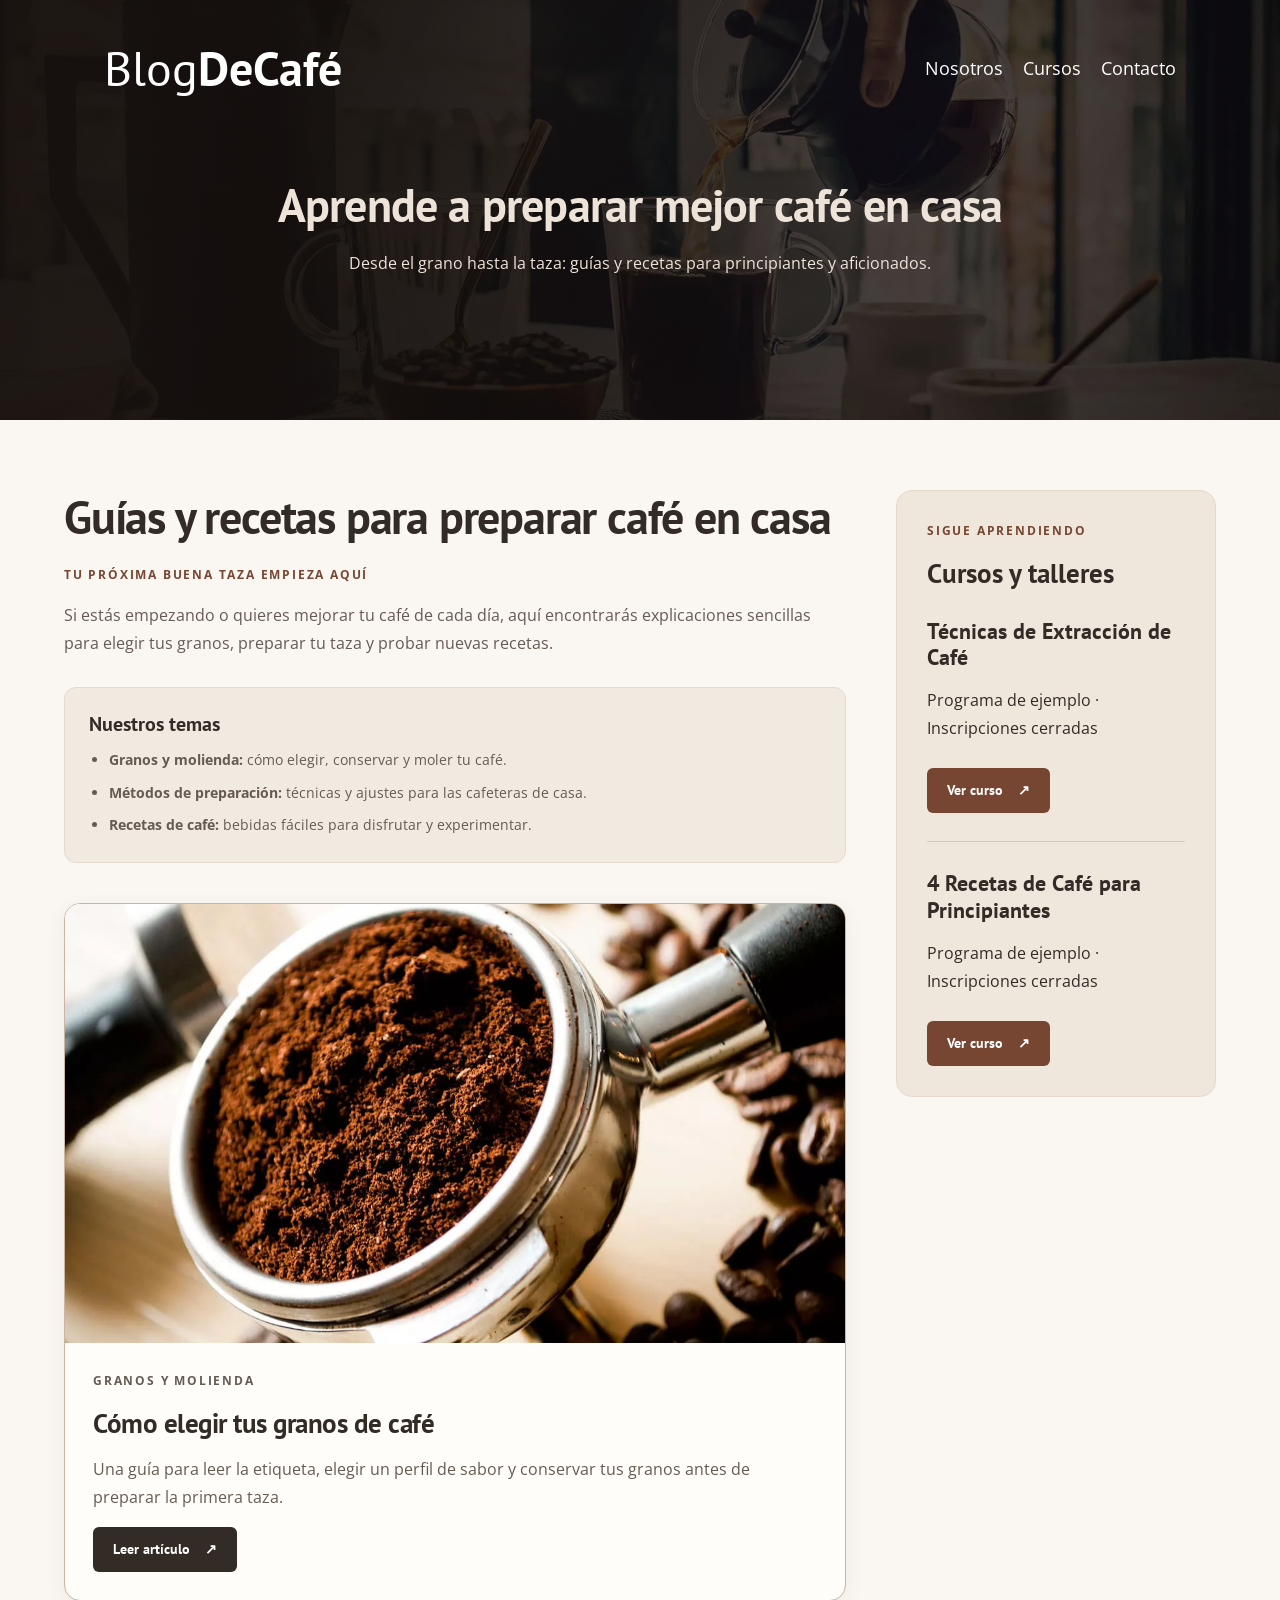
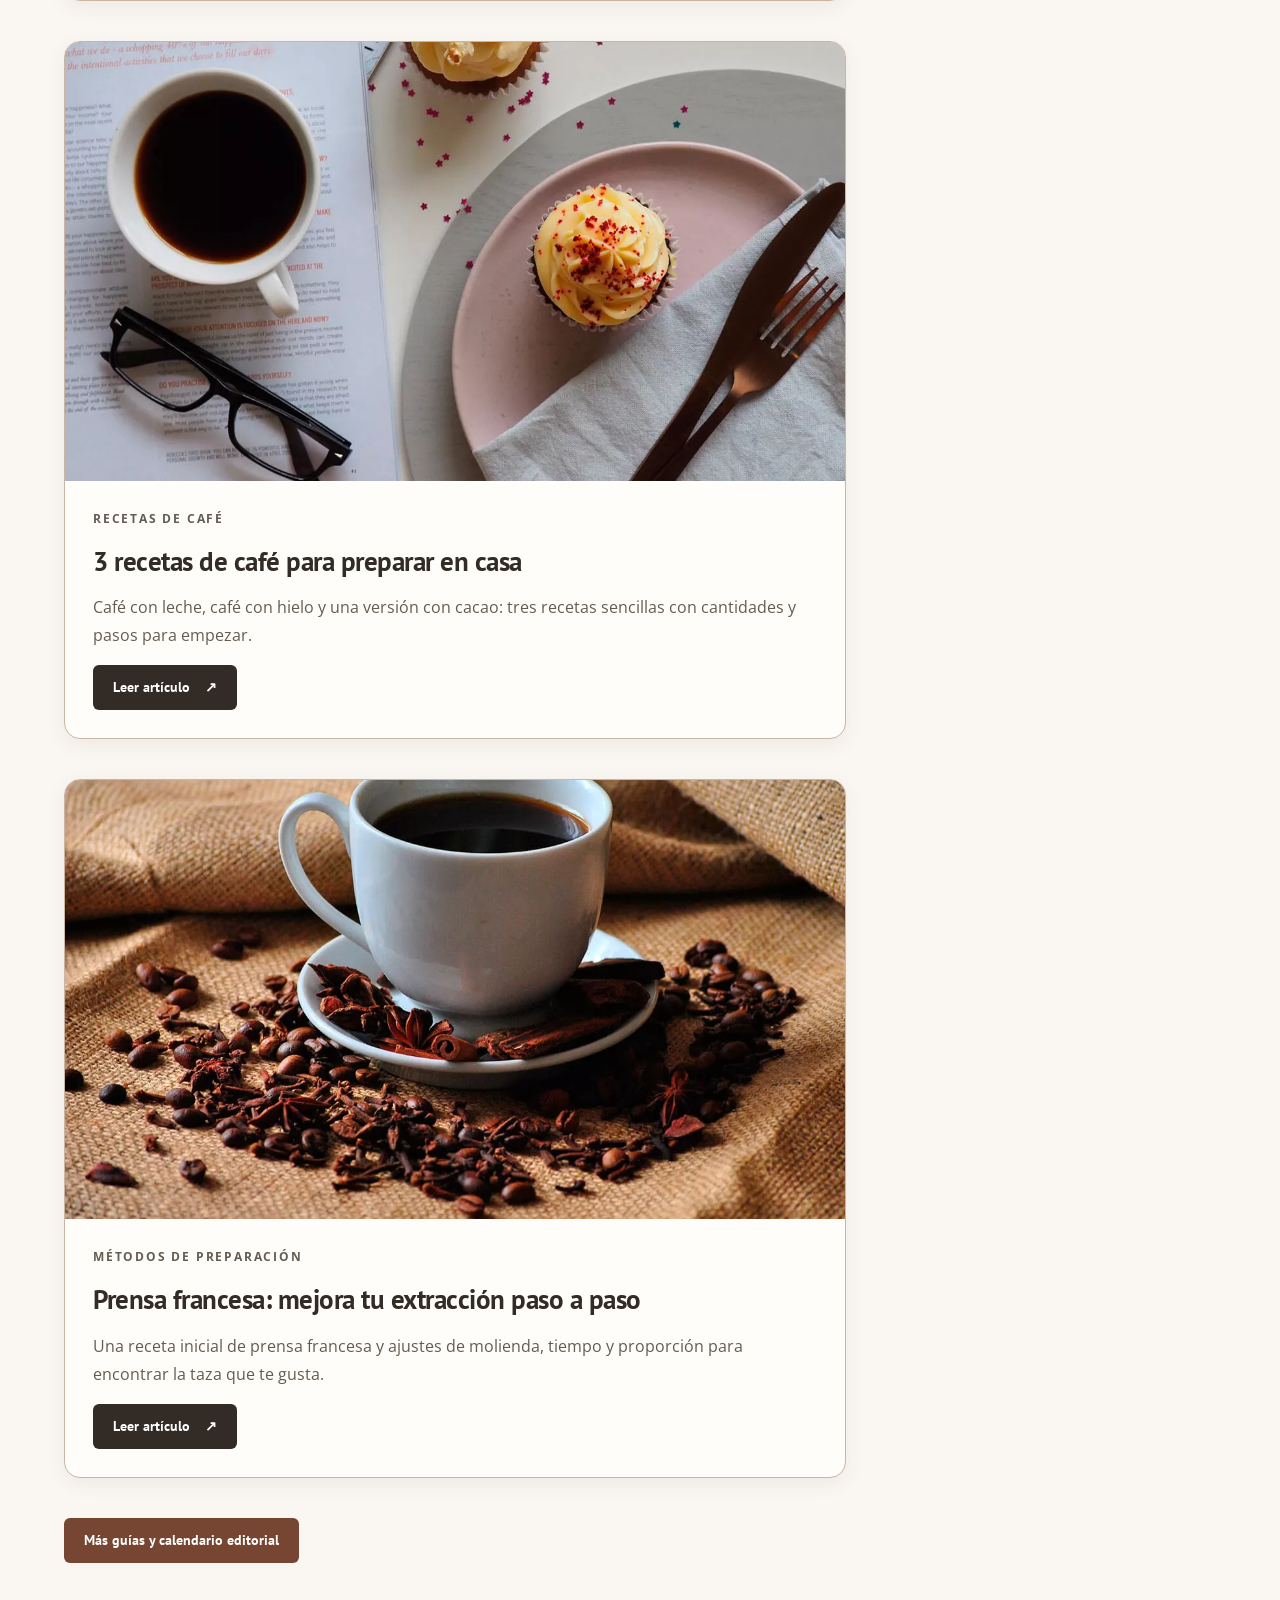
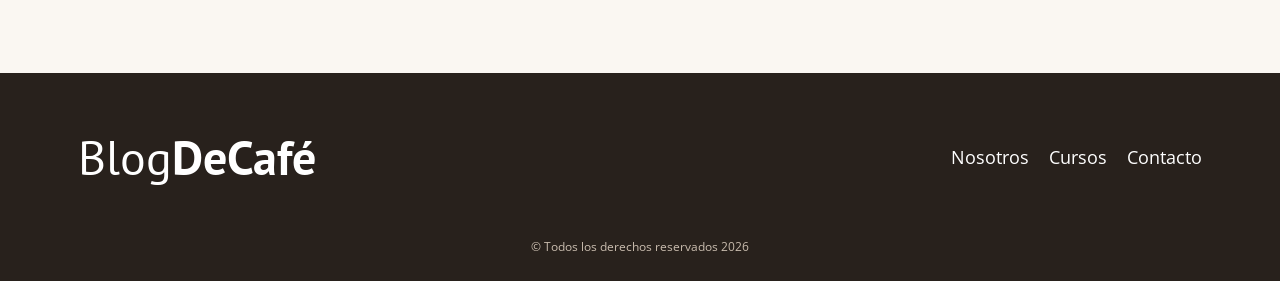
<file: index.html>
<!DOCTYPE html>
<html lang="es">

<head>
    <meta charset="UTF-8">
    <meta http-equiv="X-UA-Compatible" content="IE=edge">
    <meta name="viewport" content="width=device-width, initial-scale=1.0">
    <title>Café en casa: guías y recetas para principiantes | BlogDeCafé</title>
    <meta name="description"
        content="Aprende a elegir granos, ajustar la molienda y preparar café en casa con guías prácticas, recetas y propuestas de cursos para principiantes.">

    <link rel="prefetch" href="nosotros.html" as="document">
    <link rel="stylesheet" href="css/normalize.css">
    <link rel="preconnect" href="https://fonts.googleapis.com">
    <link rel="preconnect" href="https://fonts.gstatic.com" crossorigin>
    <link href="https://fonts.googleapis.com/css2?family=Open+Sans:ital,wght@0,400;0,600;0,700;1,400&family=PT+Sans:wght@400;700&display=swap" rel="stylesheet">
    <link rel="stylesheet" href="css/style.css">


</head>

<body class="inicio">
    <header class="header">

        <div class="contenedor">
            <div class="barra">
                <a class="logo" href="index.html">
                    <p class="logo__nombre no-margin centrar-texto">Blog<span class="logo__bold">DeCafé</span></p>
                </a>

                <nav class="navegacion">
                    <a href="nosotros.html" class="navegacion__enlace">Nosotros</a>
                    <a href="cursos.html" class="navegacion__enlace">Cursos</a>
                    <a href="contacto.html" class="navegacion__enlace">Contacto</a>
                </nav>
            </div>
        </div>
        <div class="header__texto">
            <p class="header__promesa no-margin">Aprende a preparar mejor café en casa</p>
            <p class="no-margin">Desde el grano hasta la taza: guías y recetas para principiantes y aficionados.</p>
        </div>
    </header>

    <div class="contenedor contenido-principal">
        <main class="blog" id="blog">
            <h1>Guías y recetas para preparar café en casa</h1>
            <p class="editorial-etiqueta">Tu próxima buena taza empieza aquí</p>
            <p>Si estás empezando o quieres mejorar tu café de cada día, aquí encontrarás explicaciones sencillas para
                elegir tus granos, preparar tu taza y probar nuevas recetas.</p>
            <section class="temas-editoriales" aria-labelledby="categorias-editoriales">
                <h2 id="categorias-editoriales">Nuestros temas</h2>
                <ul>
                    <li><strong>Granos y molienda:</strong> cómo elegir, conservar y moler tu café.</li>
                    <li><strong>Métodos de preparación:</strong> técnicas y ajustes para las cafeteras de casa.</li>
                    <li><strong>Recetas de café:</strong> bebidas fáciles para disfrutar y experimentar.</li>
                </ul>
            </section>

            <article class="entrada">
                <div class="entrada__imagen">
                    <picture>
                        <source srcset="media/images/blog1.webp" type="image/webp">
                        <source srcset="media/images/blog1.jpg" type="image/jpeg">
                        <img src="media/images/blog1.jpg"
                            alt="Portafiltro lleno de café molido junto a granos tostados" width="1200" height="825" loading="lazy" decoding="async">
                    </picture>
                </div>
                <div class="entrada__contenido">
                    <p class="editorial-etiqueta">Granos y molienda</p>
                    <h2 class="no-margin">Cómo elegir tus granos de café</h2>
                    <p>Una guía para leer la etiqueta, elegir un perfil de sabor y conservar tus granos antes de
                        preparar la primera taza.</p>
                    <a href="granos-de-cafe.html" class="boton boton--primario">Leer artículo <span
                            aria-hidden="true">↗</span></a>
                </div>
            </article>

            <article class="entrada">
                <div class="entrada__imagen">
                    <picture>
                        <source srcset="media/images/blog2.webp" type="image/webp">
                        <source srcset="media/images/blog2.jpg" type="image/jpeg">
                        <img src="media/images/blog2.jpg"
                            alt="Taza de café negro junto a dos magdalenas sobre una mesa" width="1200" height="825" loading="lazy" decoding="async">
                    </picture>
                </div>
                <div class="entrada__contenido">
                    <p class="editorial-etiqueta">Recetas de café</p>
                    <h2 class="no-margin">3 recetas de café para preparar en casa</h2>
                    <p>Café con leche, café con hielo y una versión con cacao: tres recetas sencillas con cantidades y
                        pasos para empezar.</p>
                    <a href="recetas-de-cafe.html" class="boton boton--primario">Leer artículo <span
                            aria-hidden="true">↗</span></a>
                </div>
            </article>

            <article class="entrada">
                <div class="entrada__imagen">
                    <picture>
                        <source srcset="media/images/blog3.webp" type="image/webp">
                        <source srcset="media/images/blog3.jpg" type="image/jpeg">
                        <img src="media/images/blog3.jpg"
                            alt="Taza de café negro rodeada de granos, canela y anís estrellado" width="1200" height="825" loading="lazy" decoding="async">
                    </picture>
                </div>
                <div class="entrada__contenido">
                    <p class="editorial-etiqueta">Métodos de preparación</p>
                    <h2 class="no-margin">Prensa francesa: mejora tu extracción paso a paso</h2>
                    <p>Una receta inicial de prensa francesa y ajustes de molienda, tiempo y proporción para encontrar
                        la taza que te gusta.</p>
                    <a href="entrada.html" class="boton boton--primario">Leer artículo <span
                            aria-hidden="true">↗</span></a>
                </div>
            </article>
            <p><a class="boton boton--secundario" href="calendario.html">Más guías y calendario editorial</a></p>
        </main>

        <aside class="sidebar">

            <p class="editorial-etiqueta">Sigue aprendiendo</p>
            <h2>Cursos y talleres</h2>

            <ul class="cursos no-padding">
                <li class="widget-curso">
                    <h3 class="no-margin">Técnicas de Extracción de Café</h3>

                    <p>Programa de ejemplo · Inscripciones cerradas</p>
                    <a href="curso-extraccion.html" class="boton boton--secundario">Ver curso <span
                            aria-hidden="true">↗</span></a>
                </li>

                <li class="widget-curso">
                    <h3 class="no-margin">4 Recetas de Café para Principiantes</h3>

                    <p>Programa de ejemplo · Inscripciones cerradas</p>
                    <a href="curso-recetas.html" class="boton boton--secundario">Ver curso <span
                            aria-hidden="true">↗</span></a>
                </li>
            </ul>

        </aside>
    </div>

    <footer class="footer">
        <div class="contenedor">
            <div class="barra">
                <a class="logo" href="index.html">
                    <p class="logo__nombre no-margin centrar-texto">Blog<span class="logo__bold">DeCafé</span></p>
                </a>
                <nav class="navegacion">
                    <a href="nosotros.html" class="navegacion__enlace">Nosotros</a>
                    <a href="cursos.html" class="navegacion__enlace">Cursos</a>
                    <a href="contacto.html" class="navegacion__enlace">Contacto</a>
                </nav>
            </div>
        </div>
        <p>&copy; Todos los derechos reservados <span id="year"></span></p>
    </footer>

    <script src="js/app.js"></script>

</body>

</html>
</file>
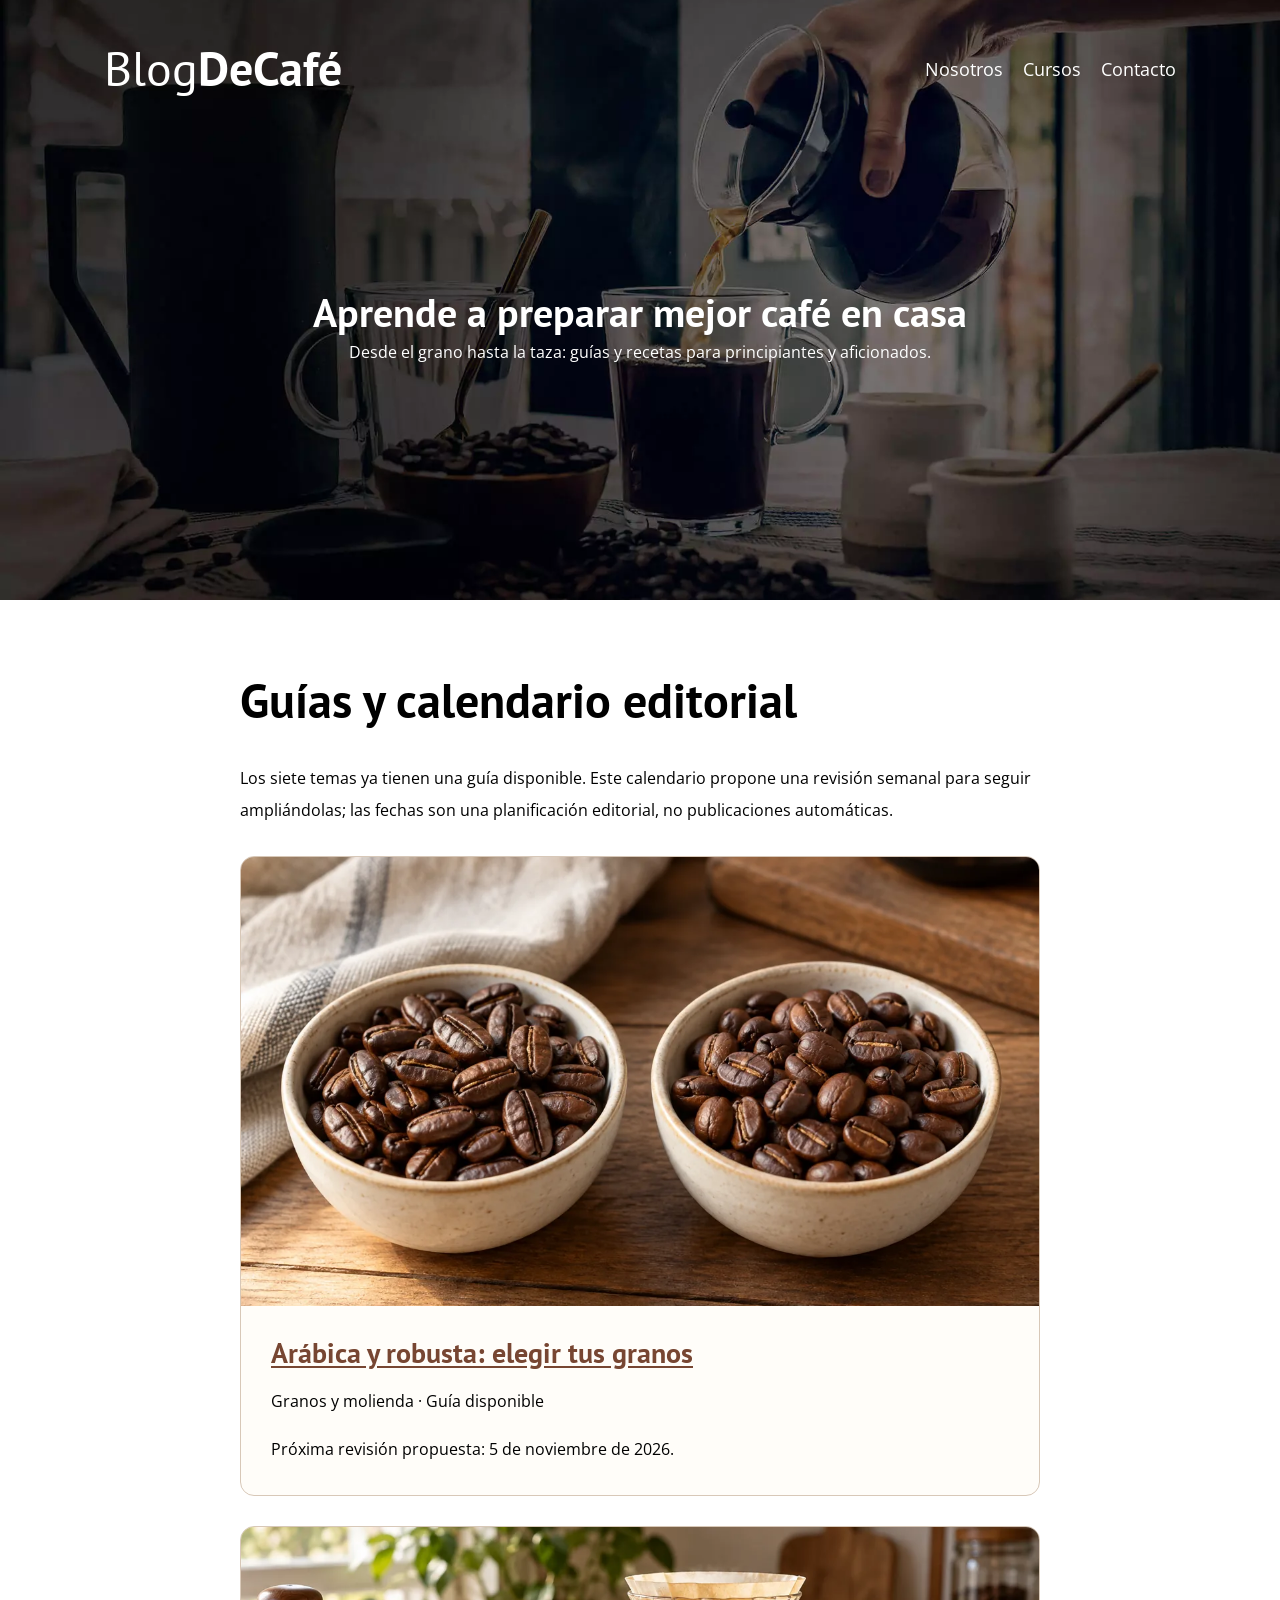
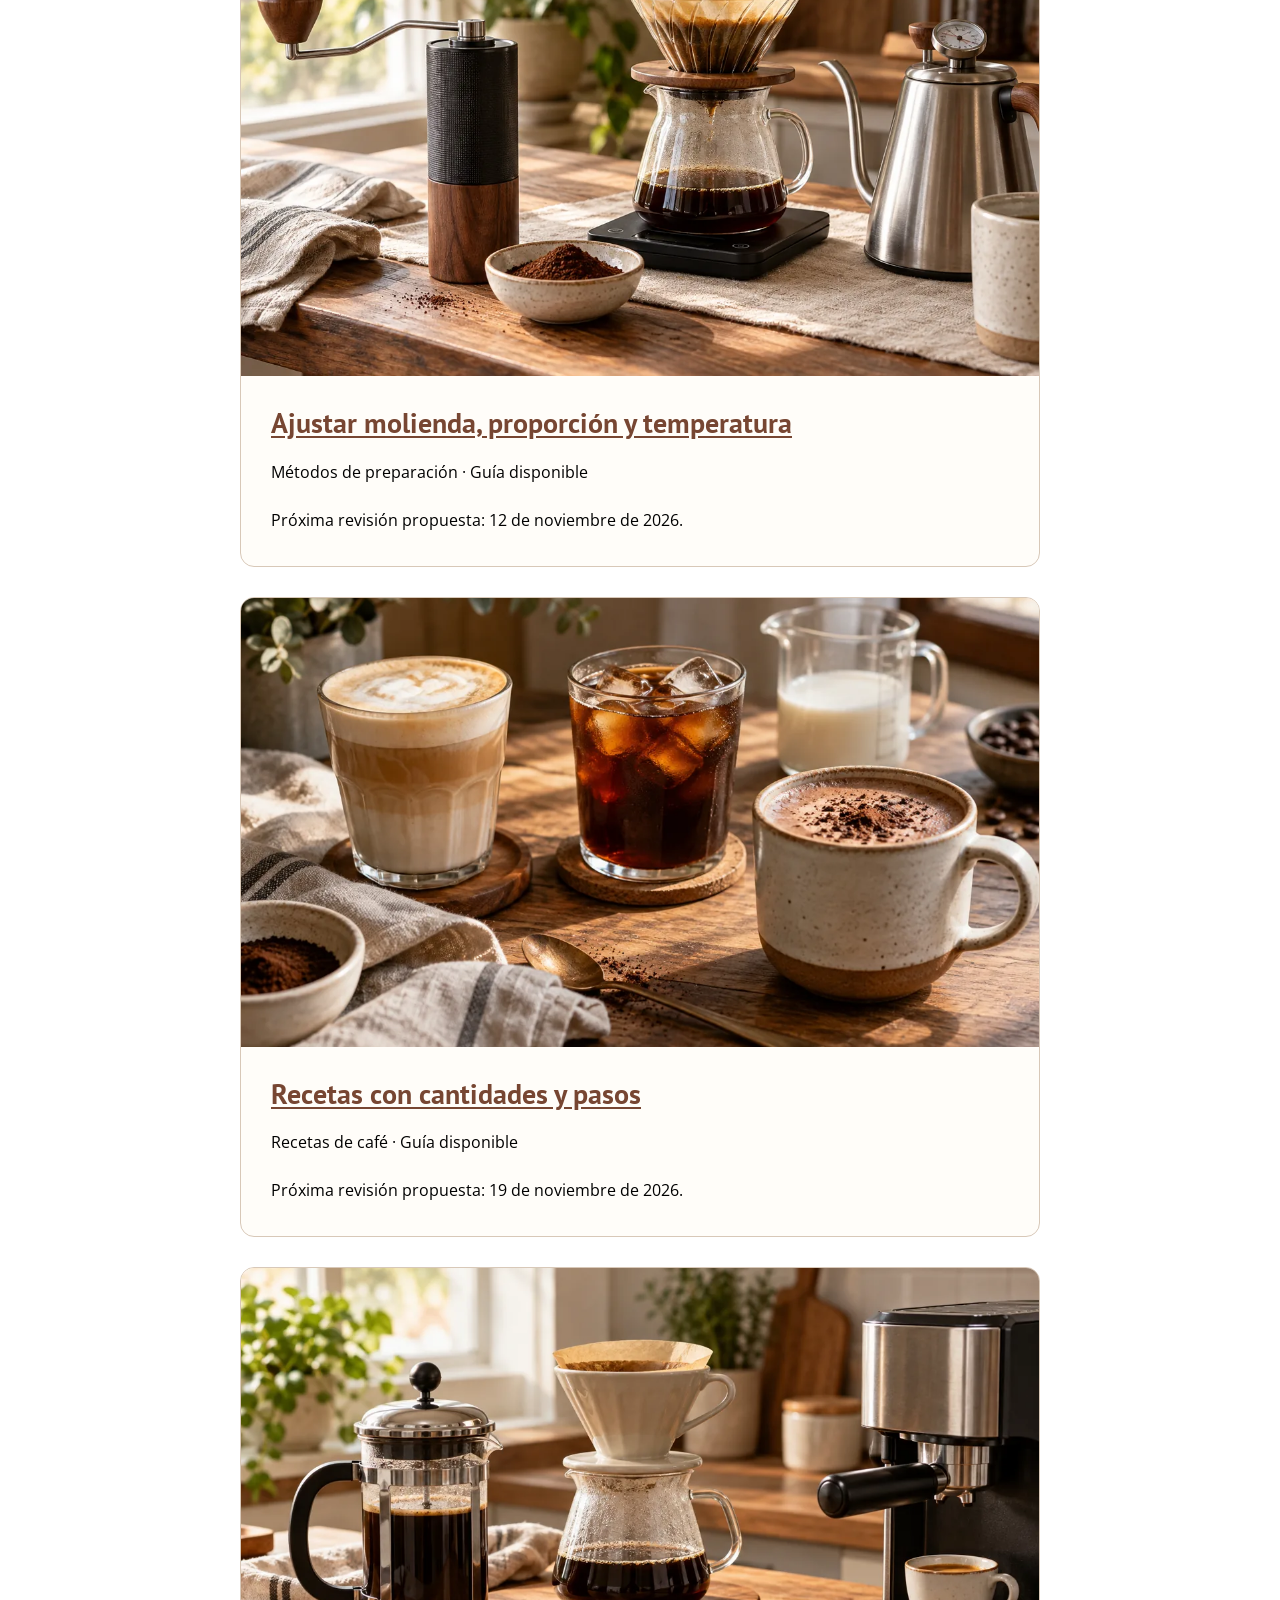
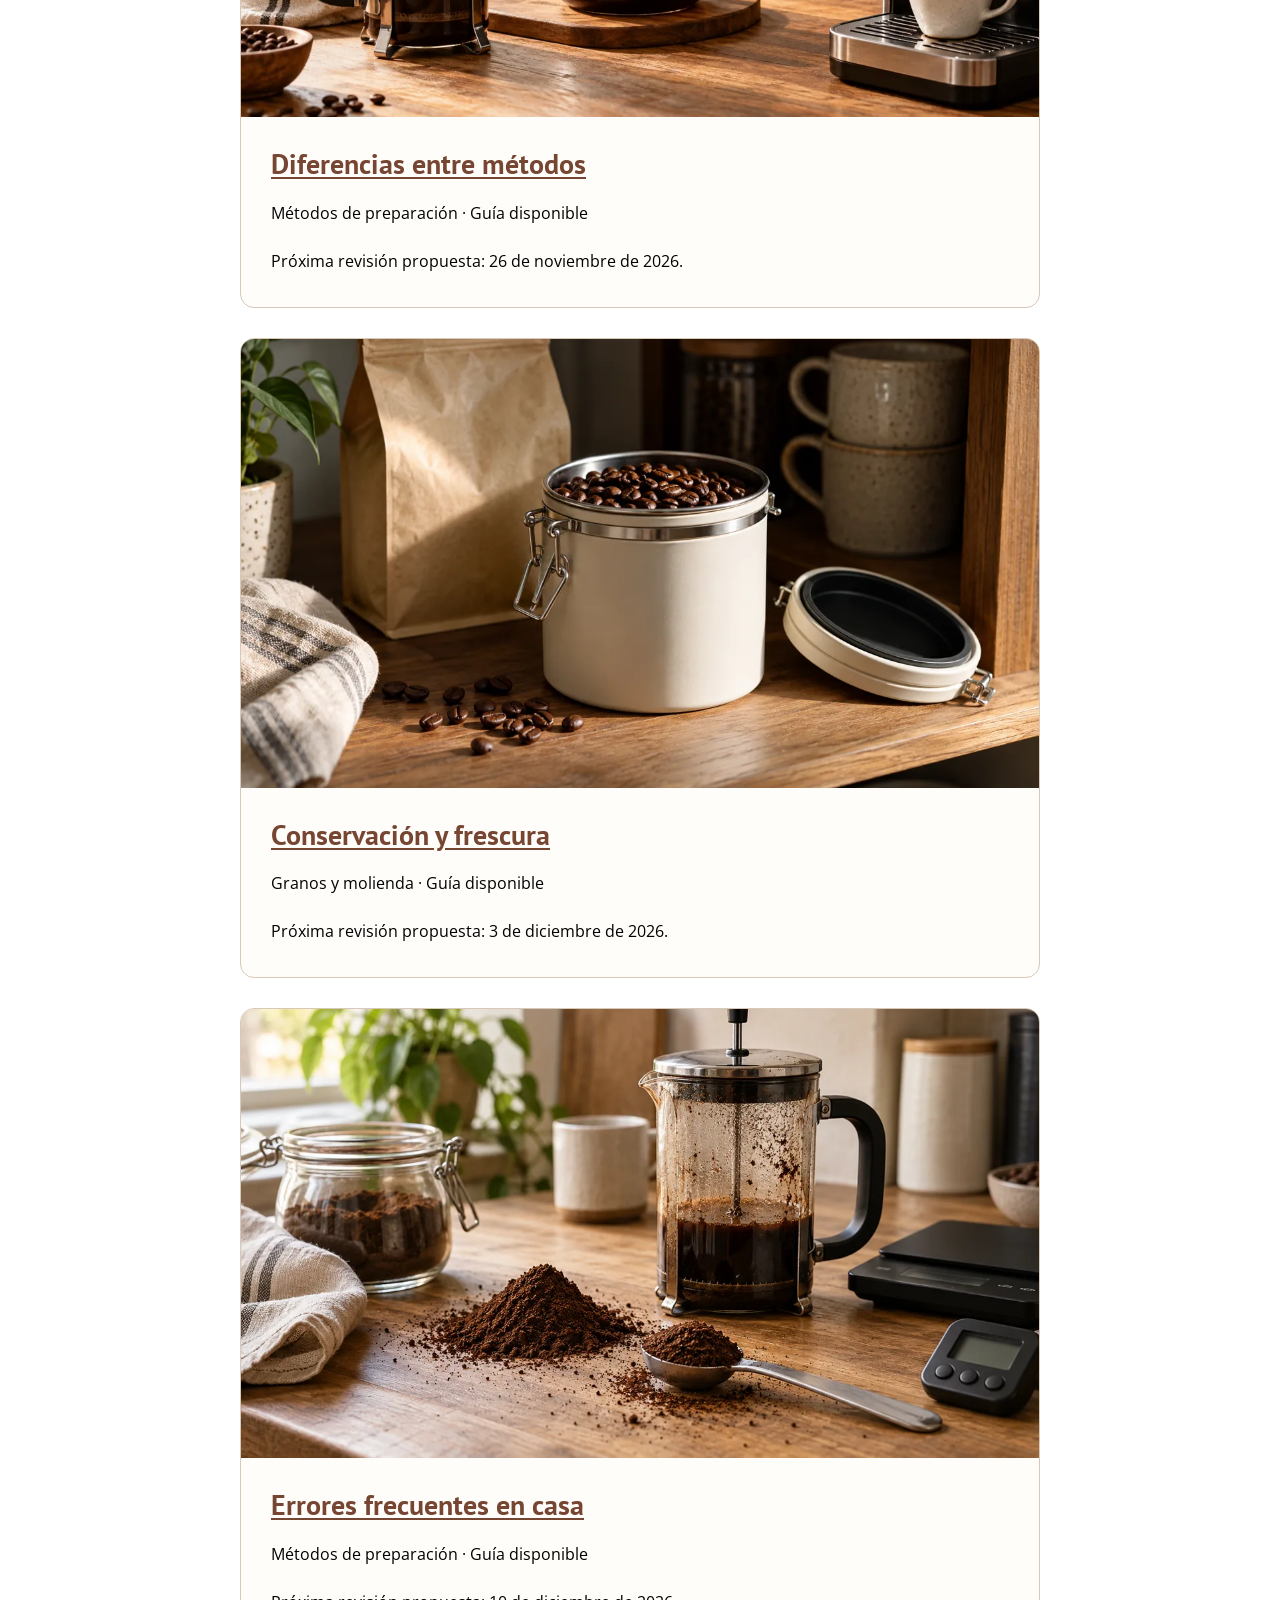
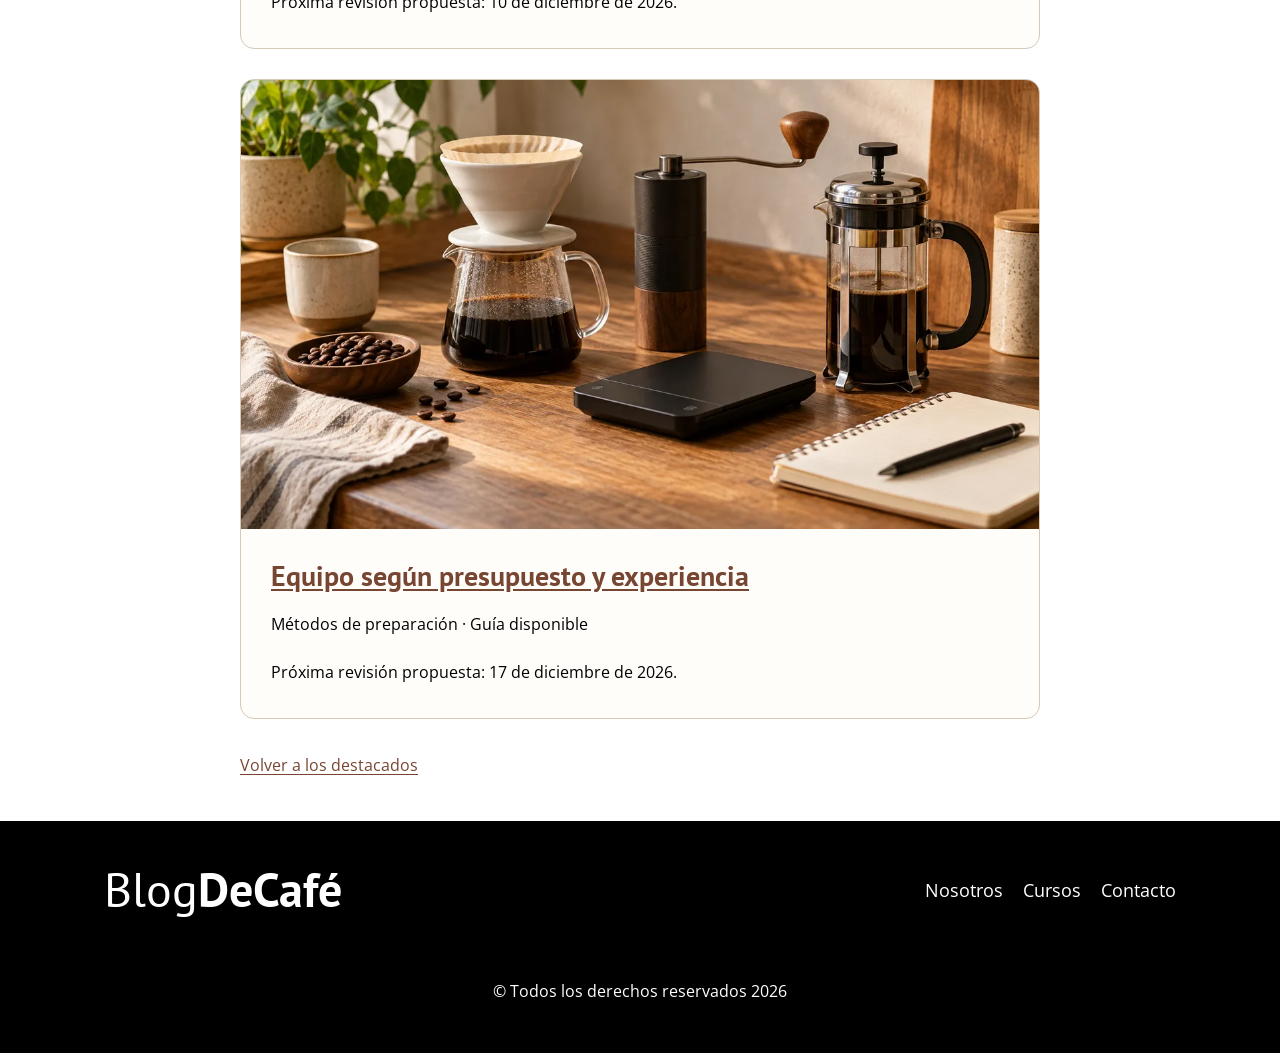
<file: calendario.html>
<!DOCTYPE html>
<html lang="es">

<head>
    <meta charset="UTF-8">
    <meta http-equiv="X-UA-Compatible" content="IE=edge">
    <meta name="viewport" content="width=device-width, initial-scale=1.0">
    <title>Guías y calendario editorial | BlogDeCafé</title>
    <meta name="description" content="Siete guías para preparar café en casa y un calendario propuesto de revisiones semanales.">
    <link rel="stylesheet" href="css/normalize.css">
    <link rel="preconnect" href="https://fonts.googleapis.com">
    <link rel="preconnect" href="https://fonts.gstatic.com" crossorigin>
    <link href="https://fonts.googleapis.com/css2?family=Open+Sans:ital,wght@0,400;0,600;0,700;1,400&family=PT+Sans:wght@400;700&display=swap" rel="stylesheet">
    <link rel="stylesheet" href="css/style.css">
</head>

<body>
    <header class="header">

        <div class="contenedor">
            <div class="barra">
                <a class="logo" href="index.html">
                    <p class="logo__nombre no-margin centrar-texto">Blog<span class="logo__bold">DeCafé</span></p>
                </a>

                <nav class="navegacion">
                    <a href="nosotros.html" class="navegacion__enlace">Nosotros</a>
                    <a href="cursos.html" class="navegacion__enlace">Cursos</a>
                    <a href="contacto.html" class="navegacion__enlace">Contacto</a>
                </nav>
            </div>
        </div>
        <div class="header__texto">
            <p class="header__promesa no-margin">Aprende a preparar mejor café en casa</p>
            <p class="no-margin">Desde el grano hasta la taza: guías y recetas para principiantes y aficionados.</p>

        </div>
    </header>

    <main class="contenedor lectura">
<h1>Guías y calendario editorial</h1><p>Los siete temas ya tienen una guía disponible. Este calendario propone una revisión semanal para seguir ampliándolas; las fechas son una planificación editorial, no publicaciones automáticas.</p><ol class="calendario-editorial"><li>
    <a class="calendario-editorial__imagen" href="granos-de-cafe.html"><picture><source srcset="media/images/guias/arabica-robusta.webp" type="image/webp"><img src="media/images/guias/arabica-robusta.png" alt="Dos cuencos con granos de café de formas distintas para comparar arábica y robusta." width="1536" height="1024" loading="lazy" decoding="async"></picture></a>
    <div class="calendario-editorial__contenido"><h2><a href="granos-de-cafe.html">Arábica y robusta: elegir tus granos</a></h2><p>Granos y molienda · Guía disponible</p><p>Próxima revisión propuesta: <time datetime="2026-11-05">5 de noviembre de 2026</time>.</p></div>
</li><li>
    <a class="calendario-editorial__imagen" href="entrada.html"><picture><source srcset="media/images/guias/ajustes-extraccion.webp" type="image/webp"><img src="media/images/guias/ajustes-extraccion.png" alt="Molino, café molido, balanza y hervidor para ajustar la preparación." width="1536" height="1024" loading="lazy" decoding="async"></picture></a>
    <div class="calendario-editorial__contenido"><h2><a href="entrada.html">Ajustar molienda, proporción y temperatura</a></h2><p>Métodos de preparación · Guía disponible</p><p>Próxima revisión propuesta: <time datetime="2026-11-12">12 de noviembre de 2026</time>.</p></div>
</li><li>
    <a class="calendario-editorial__imagen" href="recetas-de-cafe.html"><picture><source srcset="media/images/guias/recetas-cantidades.webp" type="image/webp"><img src="media/images/guias/recetas-cantidades.png" alt="Café con leche, café con hielo y café con cacao junto a utensilios de medición." width="1536" height="1024" loading="lazy" decoding="async"></picture></a>
    <div class="calendario-editorial__contenido"><h2><a href="recetas-de-cafe.html">Recetas con cantidades y pasos</a></h2><p>Recetas de café · Guía disponible</p><p>Próxima revisión propuesta: <time datetime="2026-11-19">19 de noviembre de 2026</time>.</p></div>
</li><li>
    <a class="calendario-editorial__imagen" href="metodos-de-cafe.html"><picture><source srcset="media/images/guias/metodos-preparacion.webp" type="image/webp"><img src="media/images/guias/metodos-preparacion.png" alt="Prensa francesa, filtro manual y cafetera espresso sobre una mesa." width="1536" height="1024" loading="lazy" decoding="async"></picture></a>
    <div class="calendario-editorial__contenido"><h2><a href="metodos-de-cafe.html">Diferencias entre métodos</a></h2><p>Métodos de preparación · Guía disponible</p><p>Próxima revisión propuesta: <time datetime="2026-11-26">26 de noviembre de 2026</time>.</p></div>
</li><li>
    <a class="calendario-editorial__imagen" href="conservar-cafe.html"><picture><source srcset="media/images/guias/conservacion-frescura.webp" type="image/webp"><img src="media/images/guias/conservacion-frescura.png" alt="Recipiente opaco y hermético con granos de café junto a una bolsa cerrada." width="1536" height="1024" loading="lazy" decoding="async"></picture></a>
    <div class="calendario-editorial__contenido"><h2><a href="conservar-cafe.html">Conservación y frescura</a></h2><p>Granos y molienda · Guía disponible</p><p>Próxima revisión propuesta: <time datetime="2026-12-03">3 de diciembre de 2026</time>.</p></div>
</li><li>
    <a class="calendario-editorial__imagen" href="errores-cafe.html"><picture><source srcset="media/images/guias/errores-preparacion.webp" type="image/webp"><img src="media/images/guias/errores-preparacion.png" alt="Cuchara con café molido, prensa con restos de café, balanza y temporizador." width="1536" height="1024" loading="lazy" decoding="async"></picture></a>
    <div class="calendario-editorial__contenido"><h2><a href="errores-cafe.html">Errores frecuentes en casa</a></h2><p>Métodos de preparación · Guía disponible</p><p>Próxima revisión propuesta: <time datetime="2026-12-10">10 de diciembre de 2026</time>.</p></div>
</li><li>
    <a class="calendario-editorial__imagen" href="equipo-cafe.html"><picture><source srcset="media/images/guias/equipo-presupuesto.webp" type="image/webp"><img src="media/images/guias/equipo-presupuesto.png" alt="Filtro manual, molino, balanza y prensa francesa para preparar café en casa." width="1536" height="1024" loading="lazy" decoding="async"></picture></a>
    <div class="calendario-editorial__contenido"><h2><a href="equipo-cafe.html">Equipo según presupuesto y experiencia</a></h2><p>Métodos de preparación · Guía disponible</p><p>Próxima revisión propuesta: <time datetime="2026-12-17">17 de diciembre de 2026</time>.</p></div>
</li></ol><a href="index.html#blog">Volver a los destacados</a>
    </main>


    <footer class="footer">
        <div class="contenedor">
            <div class="barra">
                <a class="logo" href="index.html">
                    <p class="logo__nombre no-margin centrar-texto">Blog<span class="logo__bold">DeCafé</span></p>
                </a>

                <nav class="navegacion">
                    <a href="nosotros.html" class="navegacion__enlace">Nosotros</a>
                    <a href="cursos.html" class="navegacion__enlace">Cursos</a>
                    <a href="contacto.html" class="navegacion__enlace">Contacto</a>
                </nav>
            </div>
        </div>
        <p>&copy; Todos los derechos reservados <span id="year"></span></p>
    </footer>

    <script src="js/app.js"></script>

</body>

</html>
</file>
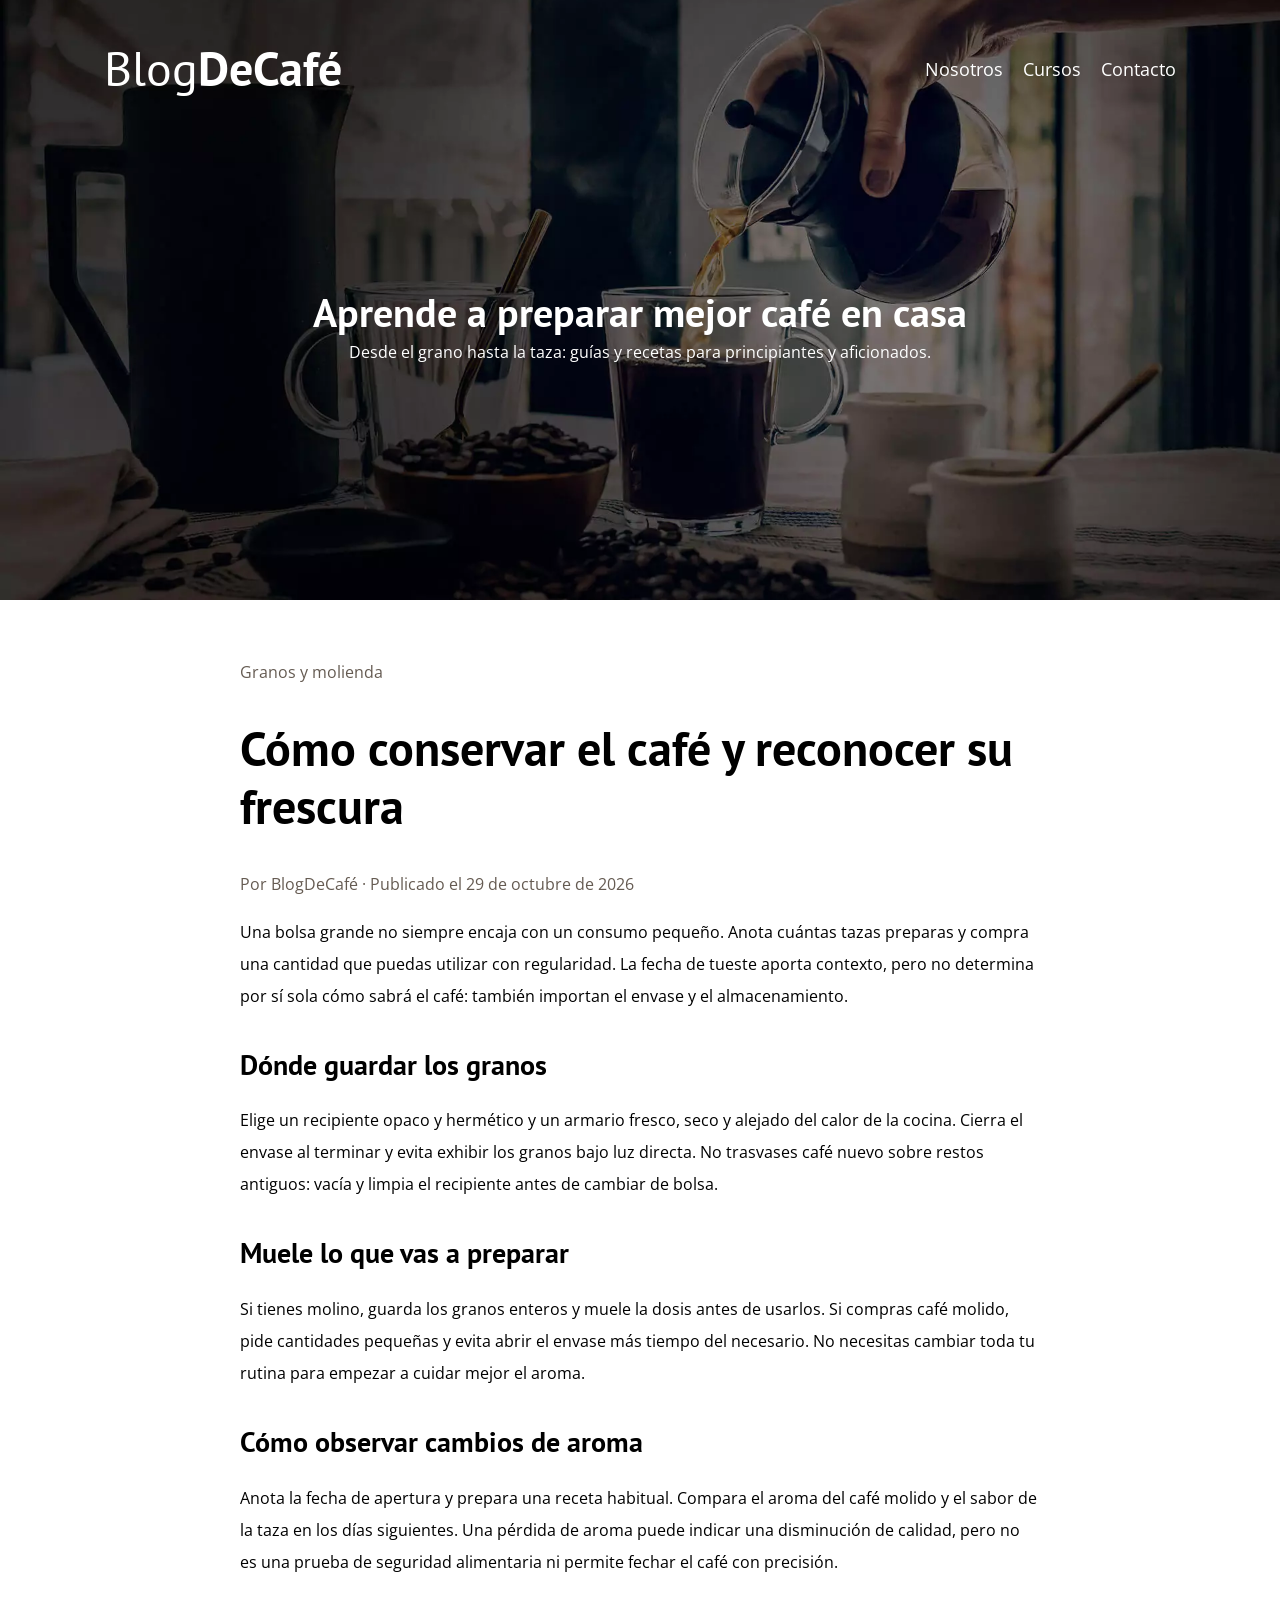
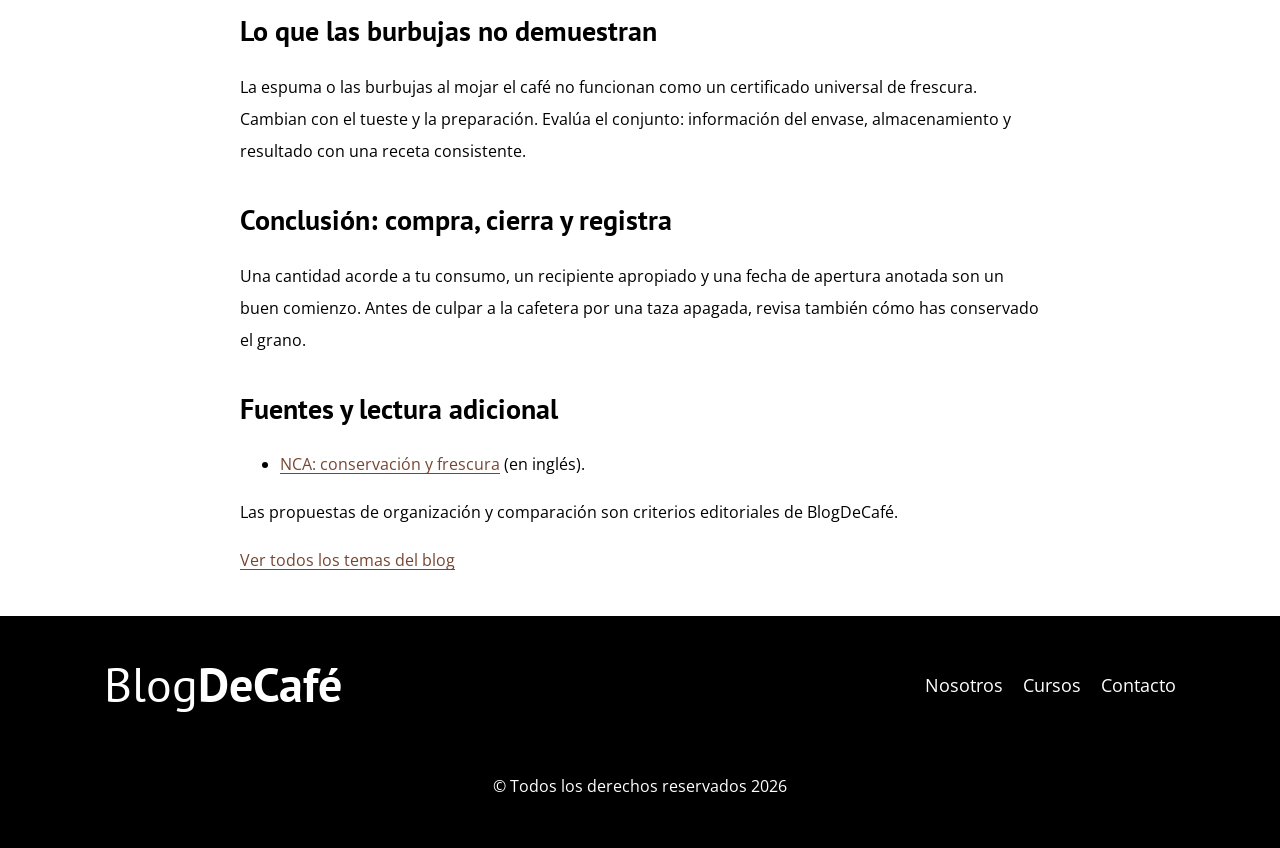
<file: conservar-cafe.html>
<!DOCTYPE html>
<html lang="es">

<head>
    <meta charset="UTF-8">
    <meta http-equiv="X-UA-Compatible" content="IE=edge">
    <meta name="viewport" content="width=device-width, initial-scale=1.0">
    <title>Cómo conservar el café y reconocer su frescura | BlogDeCafé</title>
    <meta name="description" content="Aprende a guardar el café lejos de la luz, el aire y el calor, organizar tus compras y observar los cambios de aroma para cuidar su frescura.">
    <link rel="stylesheet" href="css/normalize.css">
    <link rel="preconnect" href="https://fonts.googleapis.com">
    <link rel="preconnect" href="https://fonts.gstatic.com" crossorigin>
    <link href="https://fonts.googleapis.com/css2?family=Open+Sans:ital,wght@0,400;0,600;0,700;1,400&family=PT+Sans:wght@400;700&display=swap" rel="stylesheet">
    <link rel="stylesheet" href="css/style.css">
</head>

<body>
    <header class="header">

        <div class="contenedor">
            <div class="barra">
                <a class="logo" href="index.html">
                    <p class="logo__nombre no-margin centrar-texto">Blog<span class="logo__bold">DeCafé</span></p>
                </a>

                <nav class="navegacion">
                    <a href="nosotros.html" class="navegacion__enlace">Nosotros</a>
                    <a href="cursos.html" class="navegacion__enlace">Cursos</a>
                    <a href="contacto.html" class="navegacion__enlace">Contacto</a>
                </nav>
            </div>
        </div>
        <div class="header__texto">
            <p class="header__promesa no-margin">Aprende a preparar mejor café en casa</p>
            <p class="no-margin">Desde el grano hasta la taza: guías y recetas para principiantes y aficionados.</p>

        </div>
    </header>

    <main class="contenedor lectura">
<article><header><p>Granos y molienda</p><h1>Cómo conservar el café y reconocer su frescura</h1><p>Por BlogDeCafé · Publicado el <time datetime="2026-10-29">29 de octubre de 2026</time></p></header><p>Una bolsa grande no siempre encaja con un consumo pequeño. Anota cuántas tazas preparas y compra una cantidad que puedas utilizar con regularidad. La fecha de tueste aporta contexto, pero no determina por sí sola cómo sabrá el café: también importan el envase y el almacenamiento.</p><h2>Dónde guardar los granos</h2><p>Elige un recipiente opaco y hermético y un armario fresco, seco y alejado del calor de la cocina. Cierra el envase al terminar y evita exhibir los granos bajo luz directa. No trasvases café nuevo sobre restos antiguos: vacía y limpia el recipiente antes de cambiar de bolsa.</p><h2>Muele lo que vas a preparar</h2><p>Si tienes molino, guarda los granos enteros y muele la dosis antes de usarlos. Si compras café molido, pide cantidades pequeñas y evita abrir el envase más tiempo del necesario. No necesitas cambiar toda tu rutina para empezar a cuidar mejor el aroma.</p><h2>Cómo observar cambios de aroma</h2><p>Anota la fecha de apertura y prepara una receta habitual. Compara el aroma del café molido y el sabor de la taza en los días siguientes. Una pérdida de aroma puede indicar una disminución de calidad, pero no es una prueba de seguridad alimentaria ni permite fechar el café con precisión.</p><h2>Lo que las burbujas no demuestran</h2><p>La espuma o las burbujas al mojar el café no funcionan como un certificado universal de frescura. Cambian con el tueste y la preparación. Evalúa el conjunto: información del envase, almacenamiento y resultado con una receta consistente.</p><h2>Conclusión: compra, cierra y registra</h2><p>Una cantidad acorde a tu consumo, un recipiente apropiado y una fecha de apertura anotada son un buen comienzo. Antes de culpar a la cafetera por una taza apagada, revisa también cómo has conservado el grano.</p><section aria-label="Fuentes"><h2>Fuentes y lectura adicional</h2><ul><li><a href="https://www.aboutcoffee.org/beans/storage-and-shelf-life/">NCA: conservación y frescura</a> (en inglés).</li></ul><p>Las propuestas de organización y comparación son criterios editoriales de BlogDeCafé.</p></section><a href="calendario.html">Ver todos los temas del blog</a></article>
    </main>


    <footer class="footer">
        <div class="contenedor">
            <div class="barra">
                <a class="logo" href="index.html">
                    <p class="logo__nombre no-margin centrar-texto">Blog<span class="logo__bold">DeCafé</span></p>
                </a>

                <nav class="navegacion">
                    <a href="nosotros.html" class="navegacion__enlace">Nosotros</a>
                    <a href="cursos.html" class="navegacion__enlace">Cursos</a>
                    <a href="contacto.html" class="navegacion__enlace">Contacto</a>
                </nav>
            </div>
        </div>
        <p>&copy; Todos los derechos reservados <span id="year"></span></p>
    </footer>

    <script src="js/app.js"></script>

</body>

</html>
</file>
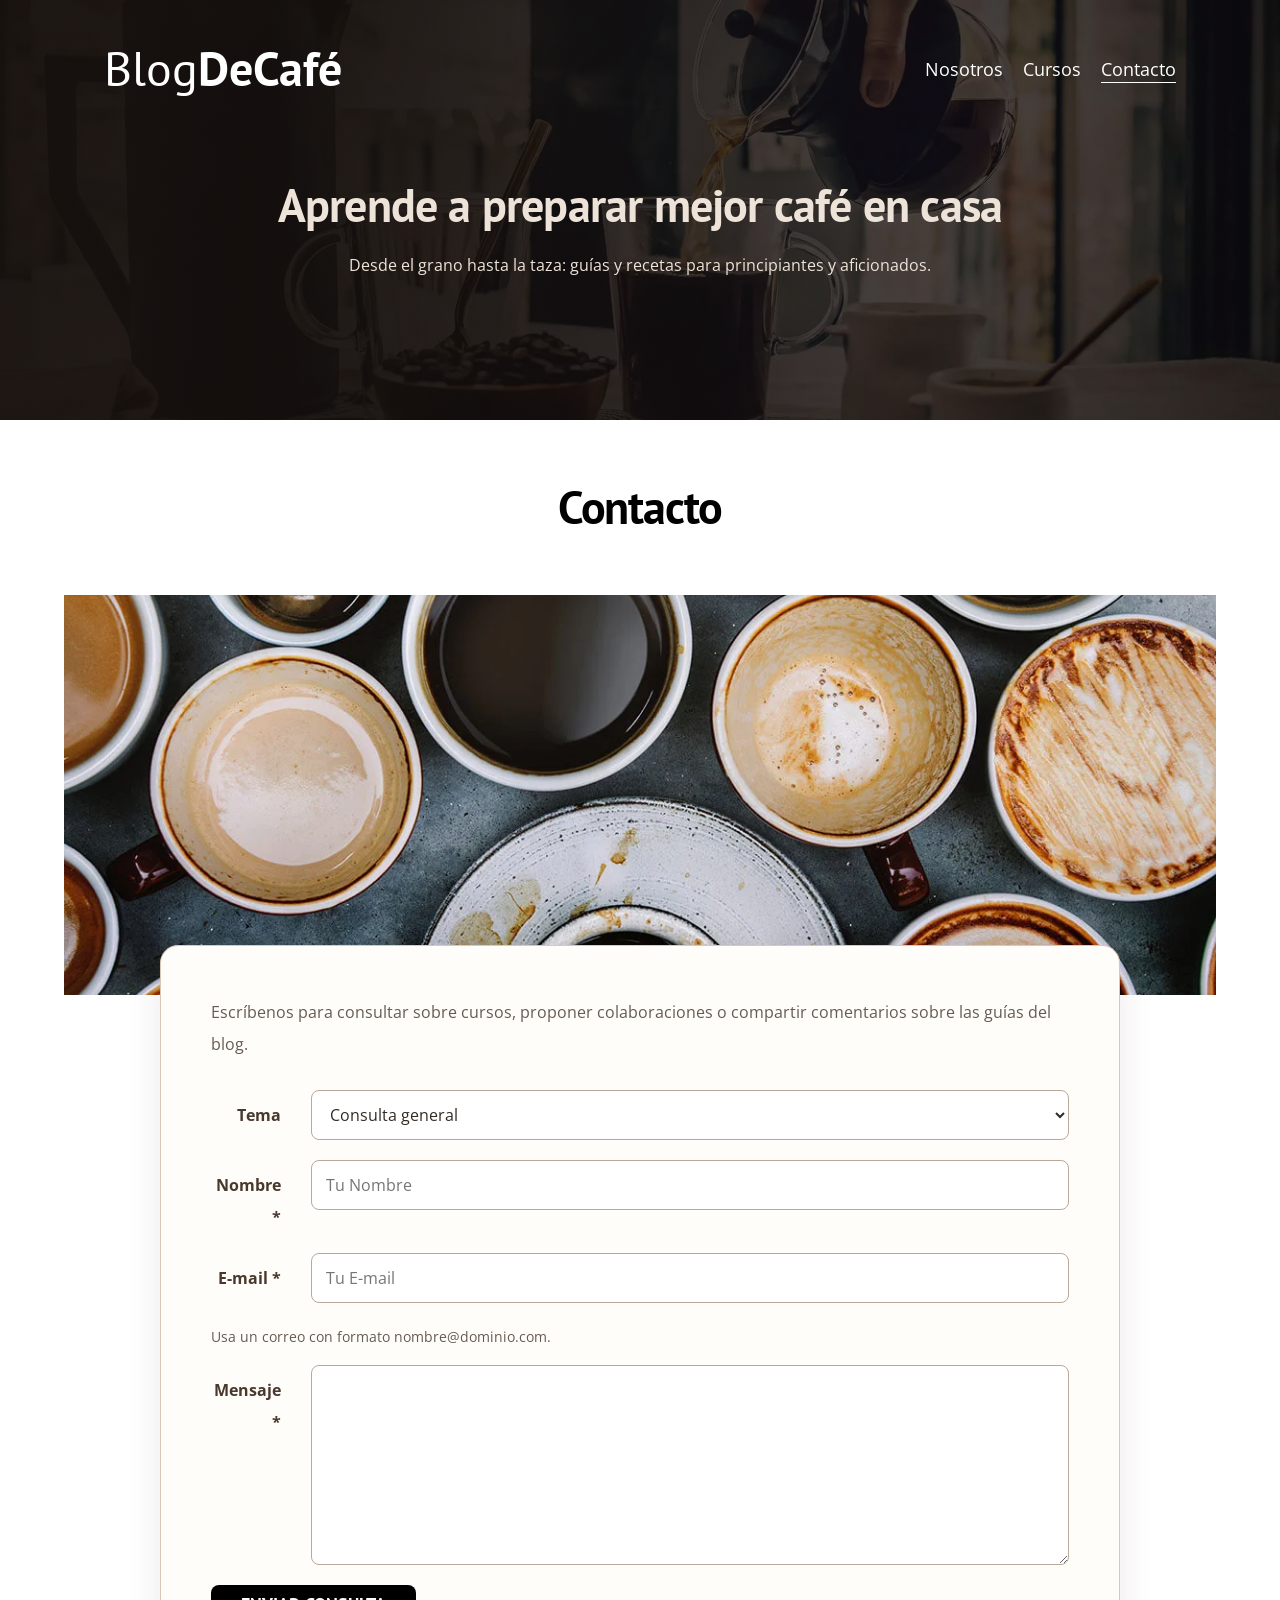
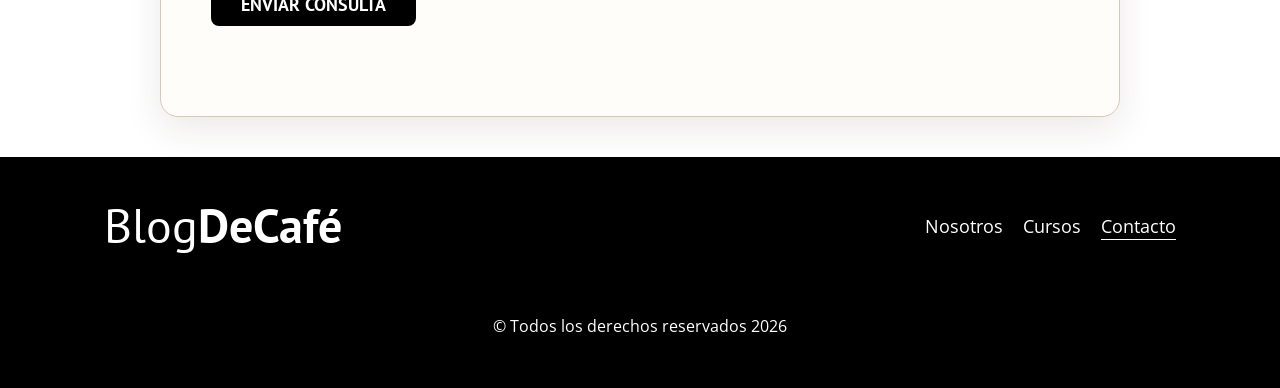
<file: contacto.html>
<!DOCTYPE html>
<html lang="es">

<head>
    <meta charset="UTF-8">
    <meta http-equiv="X-UA-Compatible" content="IE=edge">
    <meta name="viewport" content="width=device-width, initial-scale=1.0">
    <title>Contacto: consultas y colaboraciones | BlogDeCafé</title>
    <meta name="description"
        content="Consulta sobre cursos, comparte comentarios o propone colaboraciones a BlogDeCafé. El formulario está disponible con el envío pendiente de configurar.">
    <link rel="stylesheet" href="css/normalize.css">
    <link rel="preconnect" href="https://fonts.googleapis.com">
    <link rel="preconnect" href="https://fonts.gstatic.com" crossorigin>
    <link
        href="https://fonts.googleapis.com/css2?family=Open+Sans:ital,wght@0,400;0,600;0,700;1,400&family=PT+Sans:wght@400;700&display=swap"
        rel="stylesheet">
    <link rel="stylesheet" href="css/style.css">
</head>

<body class="pagina-contacto">
    <header class="header">

        <div class="contenedor">
            <div class="barra">
                <a class="logo" href="index.html">
                    <p class="logo__nombre no-margin centrar-texto">Blog<span class="logo__bold">DeCafé</span></p>
                </a>

                <nav class="navegacion">
                    <a href="nosotros.html" class="navegacion__enlace">Nosotros</a>
                    <a href="cursos.html" class="navegacion__enlace">Cursos</a>
                    <a href="contacto.html" class="navegacion__enlace" aria-current="page">Contacto</a>
                </nav>
            </div>
        </div>
        <div class="header__texto">
            <p class="header__promesa no-margin">Aprende a preparar mejor café en casa</p>
            <p class="no-margin">Desde el grano hasta la taza: guías y recetas para principiantes y aficionados.</p>

        </div>
    </header>

    <main class="contenedor contacto-contenido">
        <h1 class="centrar-texto contacto-titulo">Contacto</h1>

        <div class="contacto-bg" aria-hidden="true"></div>

        <form class="formulario" id="consulta" aria-describedby="consulta-ayuda">
            <p>Escríbenos para consultar sobre cursos, proponer colaboraciones o compartir comentarios sobre las guías
                del blog.</p>
            <div class="campo">
                <label class="campo__label" for="curso">Tema</label>
                <select class="campo__field" id="curso" name="curso">
                    <option value="">Consulta general</option>
                    <option value="colaboracion">Colaboraciones</option>
                    <option value="comentario">Comentarios sobre el blog</option>
                    <option value="extraccion">Técnicas de extracción de café</option>
                    <option value="granos">Elegir y moler tus granos de café</option>
                    <option value="recetas">4 recetas de café para principiantes</option>
                </select>
            </div>
            <div class="campo">
                <label class="campo__label" for="nombre">Nombre *</label>
                <input class="campo__field" type="text" placeholder="Tu Nombre" id="nombre" name="nombre"
                    autocomplete="name" maxlength="100" required>
            </div>
            <div class="campo">
                <label class="campo__label" for="email">E-mail *</label>
                <input class="campo__field" type="email" placeholder="Tu E-mail" id="email" name="email"
                    aria-describedby="email-ayuda" autocomplete="email" maxlength="254" required>
            </div>
            <p id="email-ayuda">Usa un correo con formato nombre@dominio.com.</p>
            <div class="campo">
                <label class="campo__label" for="mensaje">Mensaje *</label>
                <textarea class="campo__field campo__field--textarea" id="mensaje" name="mensaje" maxlength="5000"
                    required></textarea>
            </div>
            <noscript>
                <p>El envío de consultas todavía no está disponible.</p>
            </noscript>
            <div class="campo">
                <button type="submit" class="boton boton--primario">Enviar consulta</button>
            </div>

            <p id="consulta-estado" role="status" aria-live="polite"></p>
        </form>



    </main>


    <footer class="footer">
        <div class="contenedor">
            <div class="barra">
                <a class="logo" href="index.html">
                    <p class="logo__nombre no-margin centrar-texto">Blog<span class="logo__bold">DeCafé</span></p>
                </a>
                <nav class="navegacion">
                    <a href="nosotros.html" class="navegacion__enlace">Nosotros</a>
                    <a href="cursos.html" class="navegacion__enlace">Cursos</a>
                    <a href="contacto.html" class="navegacion__enlace" aria-current="page">Contacto</a>
                </nav>
            </div>
        </div>
        <p>&copy; Todos los derechos reservados <span id="year"></span></p>
    </footer>

    <script src="js/app.js"></script>

</body>

</html>
</file>
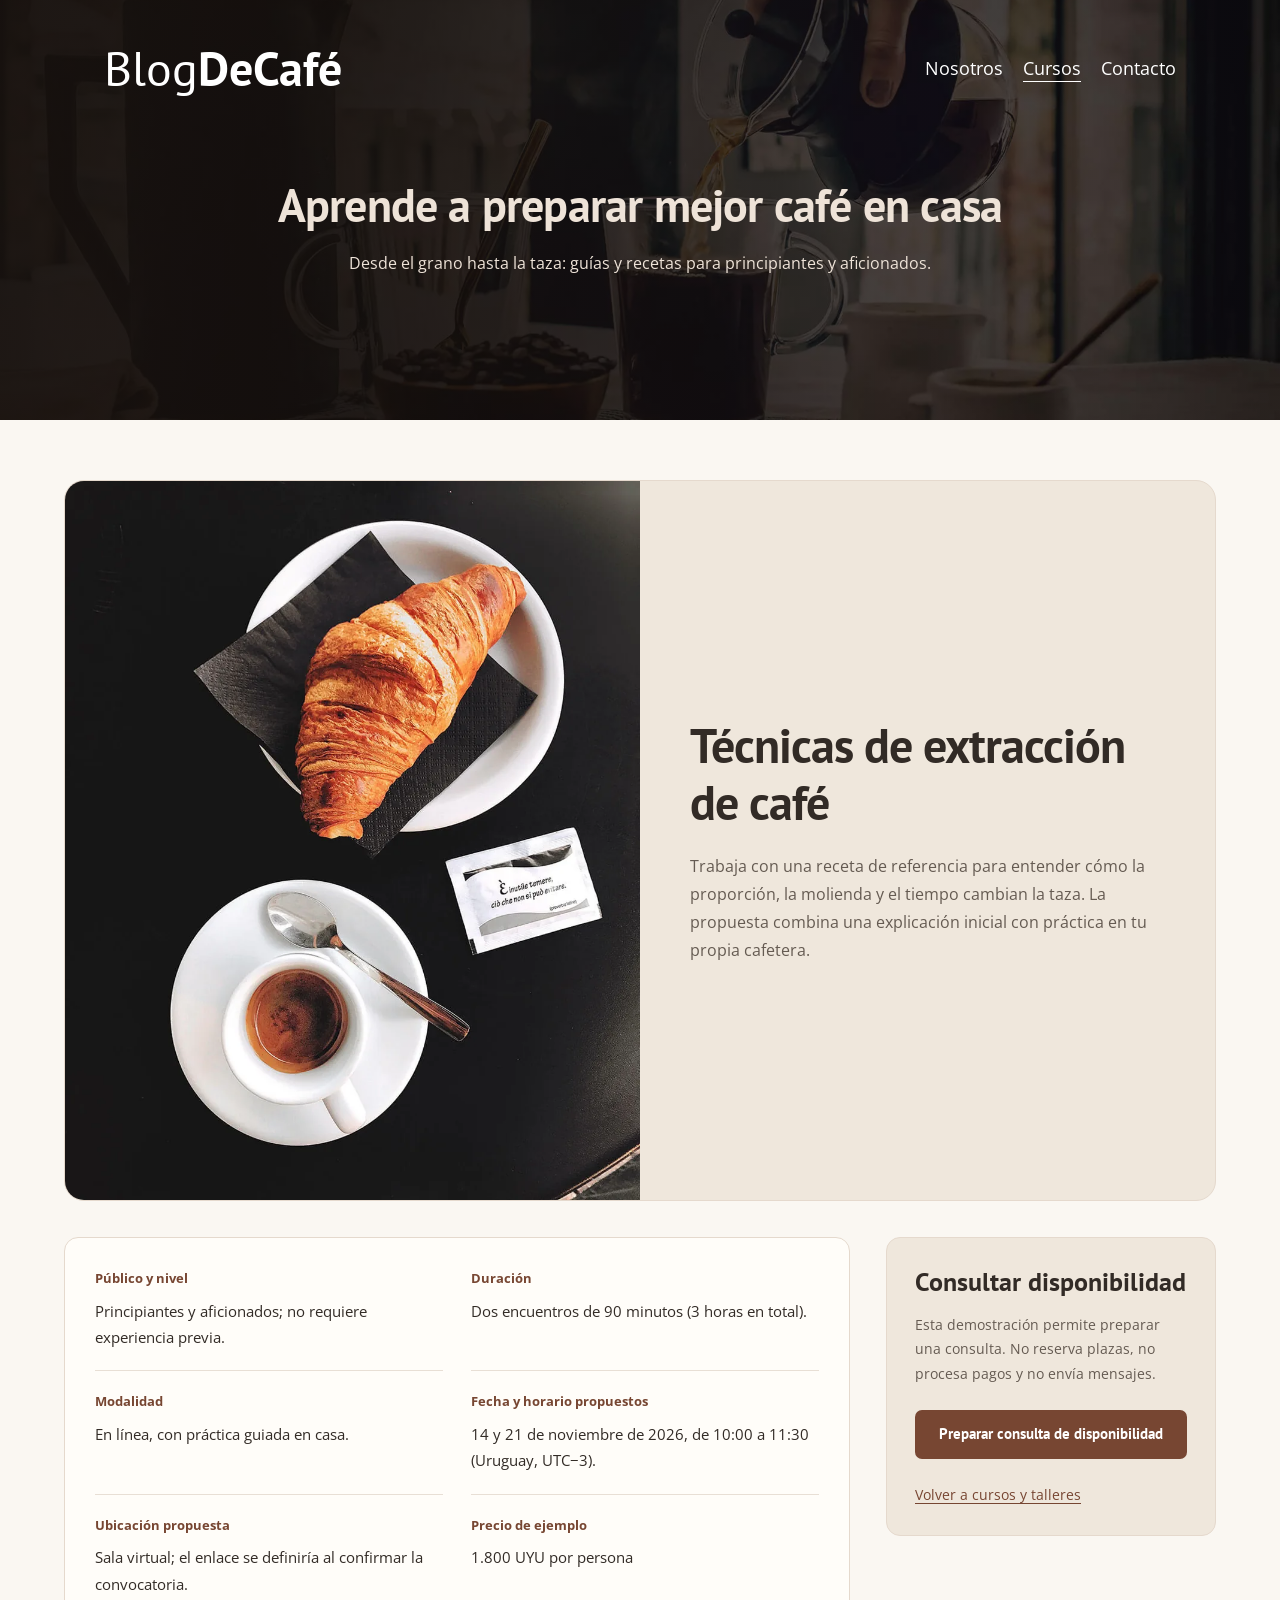
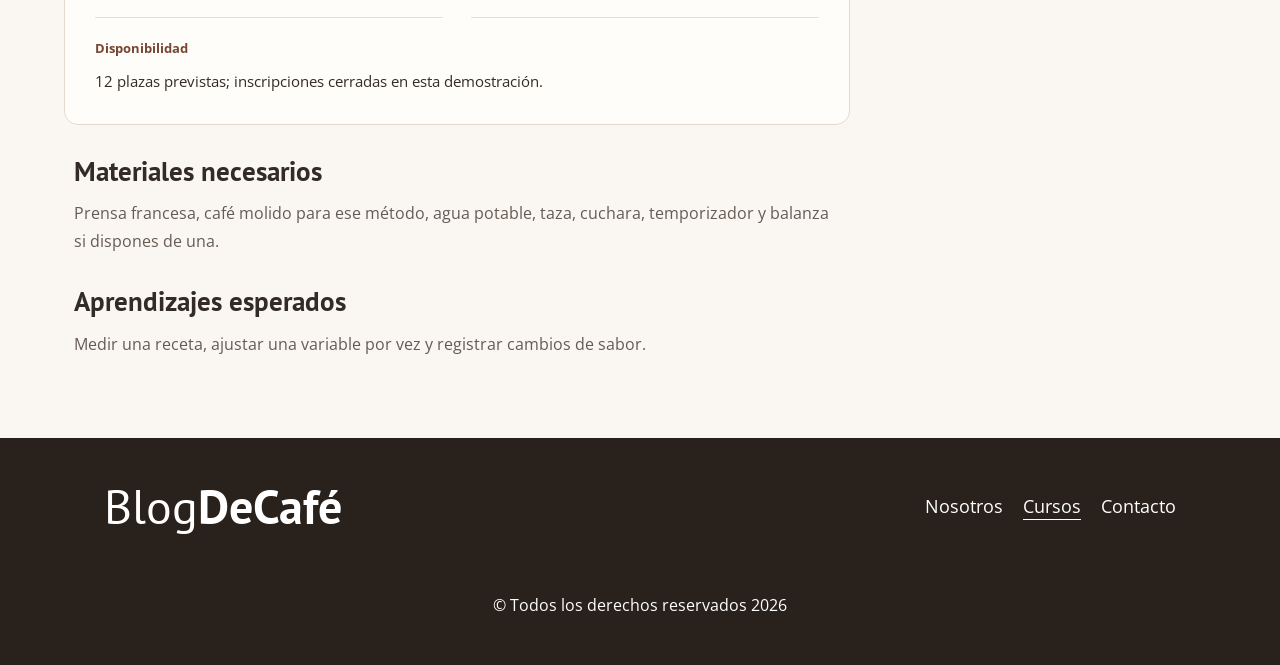
<file: curso-extraccion.html>
<!DOCTYPE html>
<html lang="es">

<head>
    <meta charset="UTF-8">
    <meta http-equiv="X-UA-Compatible" content="IE=edge">
    <meta name="viewport" content="width=device-width, initial-scale=1.0">
    <title>Curso de extracción: molienda y proporción | BlogDeCafé</title>
    <meta name="description" content="Conoce el taller de extracción de café: dos encuentros en línea para practicar molienda, proporción y tiempo. Revisa materiales y aprendizajes esperados.">
    <link rel="stylesheet" href="css/normalize.css">
    <link rel="preconnect" href="https://fonts.googleapis.com">
    <link rel="preconnect" href="https://fonts.gstatic.com" crossorigin>
    <link href="https://fonts.googleapis.com/css2?family=Open+Sans:ital,wght@0,400;0,600;0,700;1,400&family=PT+Sans:wght@400;700&display=swap" rel="stylesheet">
    <link rel="stylesheet" href="css/style.css">
</head>

<body class="formacion">
    <header class="header">

        <div class="contenedor">
            <div class="barra">
                <a class="logo" href="index.html">
                    <p class="logo__nombre no-margin centrar-texto">Blog<span class="logo__bold">DeCafé</span></p>
                </a>

                <nav class="navegacion">
                    <a href="nosotros.html" class="navegacion__enlace">Nosotros</a>
                    <a href="cursos.html" class="navegacion__enlace" aria-current="page">Cursos</a>
                    <a href="contacto.html" class="navegacion__enlace">Contacto</a>
                </nav>
            </div>
        </div>
        <div class="header__texto">
            <p class="header__promesa no-margin">Aprende a preparar mejor café en casa</p>
            <p class="no-margin">Desde el grano hasta la taza: guías y recetas para principiantes y aficionados.</p>

        </div>
    </header>

    <main class="contenedor ficha-curso">
<article>
            <div class="ficha-curso__presentacion">
                <div class="ficha-curso__imagen"><picture><source srcset="media/images/curso1.webp" type="image/webp"><img src="media/images/curso1.jpg" alt="Café espresso y un cruasán servidos en una mesa oscura" width="1000" height="1250" loading="eager" decoding="async"></picture></div>
                <header class="ficha-curso__introduccion"><h1>Técnicas de extracción de café</h1><p>Trabaja con una receta de referencia para entender cómo la proporción, la molienda y el tiempo cambian la taza. La propuesta combina una explicación inicial con práctica en tu propia cafetera.</p></header>
            </div>
            <div class="ficha-curso__columnas">
                <div class="ficha-curso__contenido">
                    <dl class="ficha-curso__datos"><div class="ficha-curso__dato"><dt><strong>Público y nivel</strong></dt><dd>Principiantes y aficionados; no requiere experiencia previa.</dd></div><div class="ficha-curso__dato"><dt><strong>Duración</strong></dt><dd>Dos encuentros de 90 minutos (3 horas en total).</dd></div><div class="ficha-curso__dato"><dt><strong>Modalidad</strong></dt><dd>En línea, con práctica guiada en casa.</dd></div><div class="ficha-curso__dato"><dt><strong>Fecha y horario propuestos</strong></dt><dd>14 y 21 de noviembre de 2026, de 10:00 a 11:30 (Uruguay, UTC−3).</dd></div><div class="ficha-curso__dato"><dt><strong>Ubicación propuesta</strong></dt><dd>Sala virtual; el enlace se definiría al confirmar la convocatoria.</dd></div><div class="ficha-curso__dato"><dt><strong>Precio de ejemplo</strong></dt><dd>1.800 UYU por persona</dd></div><div class="ficha-curso__dato"><dt><strong>Disponibilidad</strong></dt><dd>12 plazas previstas; inscripciones cerradas en esta demostración.</dd></div></dl>
                    <section class="ficha-curso__bloque"><h2>Materiales necesarios</h2><p>Prensa francesa, café molido para ese método, agua potable, taza, cuchara, temporizador y balanza si dispones de una.</p></section><section class="ficha-curso__bloque"><h2>Aprendizajes esperados</h2><p>Medir una receta, ajustar una variable por vez y registrar cambios de sabor.</p></section>
                </div>
                <aside class="ficha-curso__consulta" aria-labelledby="titulo-consulta">
                    <h2 id="titulo-consulta">Consultar disponibilidad</h2><p>Esta demostración permite preparar una consulta. No reserva plazas, no procesa pagos y no envía mensajes.</p><a class="boton boton--secundario" href="contacto.html?curso=extraccion#consulta">Preparar consulta de disponibilidad</a><p><a href="cursos.html">Volver a cursos y talleres</a></p>
                </aside>
            </div>
        </article>
    </main>


    <footer class="footer">
        <div class="contenedor">
            <div class="barra">
                <a class="logo" href="index.html">
                    <p class="logo__nombre no-margin centrar-texto">Blog<span class="logo__bold">DeCafé</span></p>
                </a>

                <nav class="navegacion">
                    <a href="nosotros.html" class="navegacion__enlace">Nosotros</a>
                    <a href="cursos.html" class="navegacion__enlace" aria-current="page">Cursos</a>
                    <a href="contacto.html" class="navegacion__enlace">Contacto</a>
                </nav>
            </div>
        </div>
        <p>&copy; Todos los derechos reservados <span id="year"></span></p>
    </footer>

    <script src="js/app.js"></script>

</body>

</html>
</file>
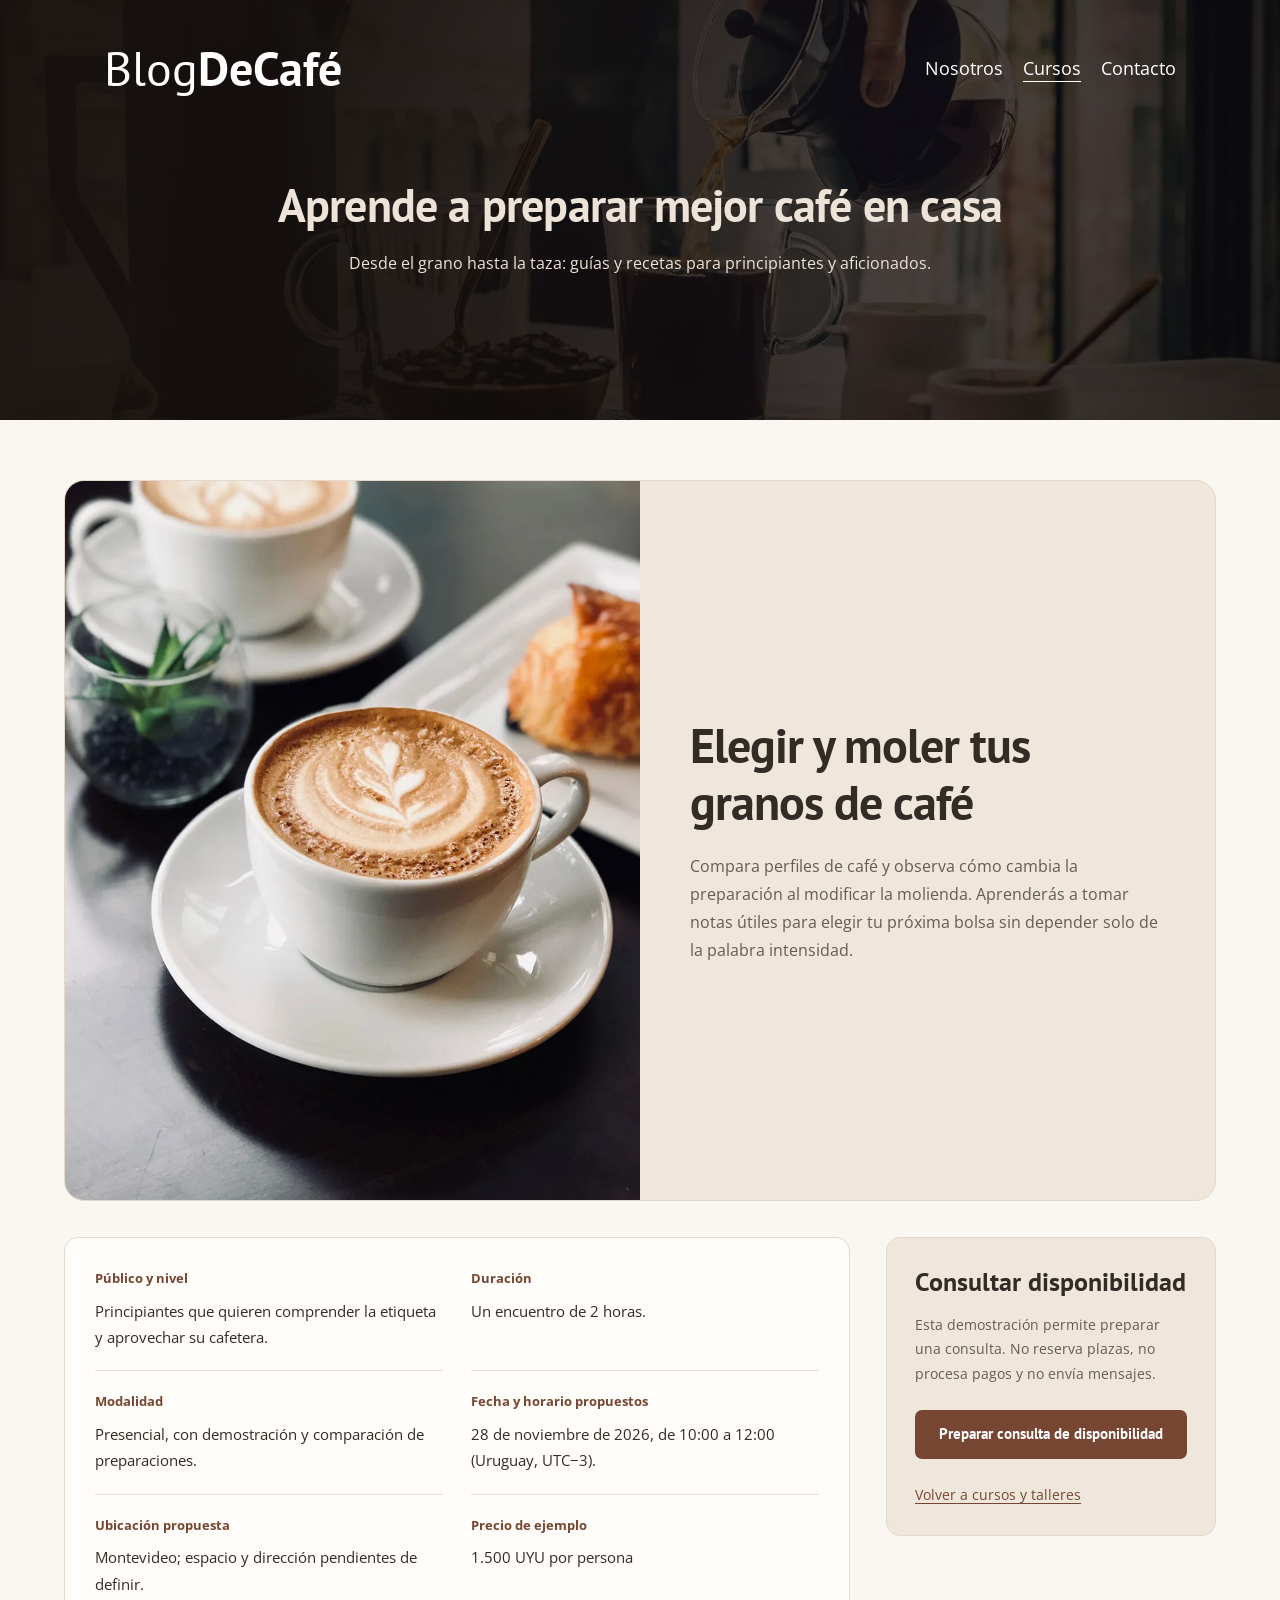
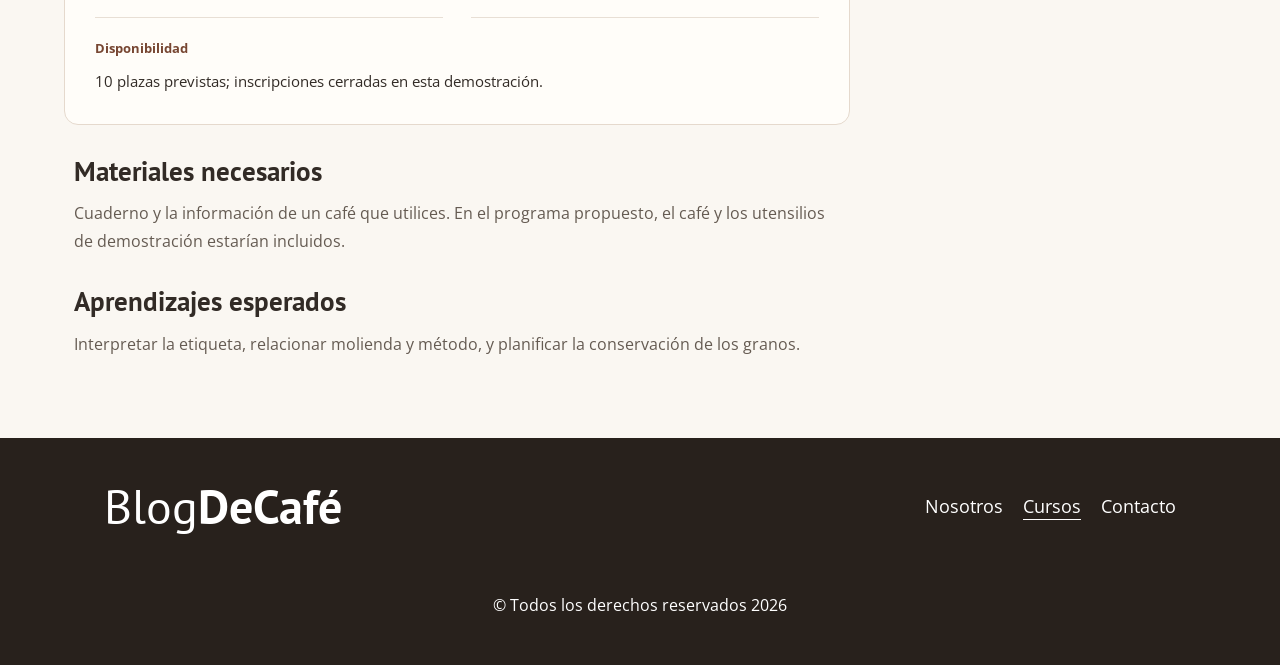
<file: curso-granos.html>
<!DOCTYPE html>
<html lang="es">

<head>
    <meta charset="UTF-8">
    <meta http-equiv="X-UA-Compatible" content="IE=edge">
    <meta name="viewport" content="width=device-width, initial-scale=1.0">
    <title>Taller para elegir y moler granos de café | BlogDeCafé</title>
    <meta name="description" content="Explora el taller presencial de elección y molienda de café: aprende a leer etiquetas y comparar preparaciones. Consulta el programa y los materiales.">
    <link rel="stylesheet" href="css/normalize.css">
    <link rel="preconnect" href="https://fonts.googleapis.com">
    <link rel="preconnect" href="https://fonts.gstatic.com" crossorigin>
    <link href="https://fonts.googleapis.com/css2?family=Open+Sans:ital,wght@0,400;0,600;0,700;1,400&family=PT+Sans:wght@400;700&display=swap" rel="stylesheet">
    <link rel="stylesheet" href="css/style.css">
</head>

<body class="formacion">
    <header class="header">

        <div class="contenedor">
            <div class="barra">
                <a class="logo" href="index.html">
                    <p class="logo__nombre no-margin centrar-texto">Blog<span class="logo__bold">DeCafé</span></p>
                </a>

                <nav class="navegacion">
                    <a href="nosotros.html" class="navegacion__enlace">Nosotros</a>
                    <a href="cursos.html" class="navegacion__enlace" aria-current="page">Cursos</a>
                    <a href="contacto.html" class="navegacion__enlace">Contacto</a>
                </nav>
            </div>
        </div>
        <div class="header__texto">
            <p class="header__promesa no-margin">Aprende a preparar mejor café en casa</p>
            <p class="no-margin">Desde el grano hasta la taza: guías y recetas para principiantes y aficionados.</p>

        </div>
    </header>

    <main class="contenedor ficha-curso">
<article>
            <div class="ficha-curso__presentacion">
                <div class="ficha-curso__imagen"><picture><source srcset="media/images/curso2.webp" type="image/webp"><img src="media/images/curso2.jpg" alt="Dos tazas de café con leche y dibujos en la espuma" width="1000" height="1250" loading="eager" decoding="async"></picture></div>
                <header class="ficha-curso__introduccion"><h1>Elegir y moler tus granos de café</h1><p>Compara perfiles de café y observa cómo cambia la preparación al modificar la molienda. Aprenderás a tomar notas útiles para elegir tu próxima bolsa sin depender solo de la palabra intensidad.</p></header>
            </div>
            <div class="ficha-curso__columnas">
                <div class="ficha-curso__contenido">
                    <dl class="ficha-curso__datos"><div class="ficha-curso__dato"><dt><strong>Público y nivel</strong></dt><dd>Principiantes que quieren comprender la etiqueta y aprovechar su cafetera.</dd></div><div class="ficha-curso__dato"><dt><strong>Duración</strong></dt><dd>Un encuentro de 2 horas.</dd></div><div class="ficha-curso__dato"><dt><strong>Modalidad</strong></dt><dd>Presencial, con demostración y comparación de preparaciones.</dd></div><div class="ficha-curso__dato"><dt><strong>Fecha y horario propuestos</strong></dt><dd>28 de noviembre de 2026, de 10:00 a 12:00 (Uruguay, UTC−3).</dd></div><div class="ficha-curso__dato"><dt><strong>Ubicación propuesta</strong></dt><dd>Montevideo; espacio y dirección pendientes de definir.</dd></div><div class="ficha-curso__dato"><dt><strong>Precio de ejemplo</strong></dt><dd>1.500 UYU por persona</dd></div><div class="ficha-curso__dato"><dt><strong>Disponibilidad</strong></dt><dd>10 plazas previstas; inscripciones cerradas en esta demostración.</dd></div></dl>
                    <section class="ficha-curso__bloque"><h2>Materiales necesarios</h2><p>Cuaderno y la información de un café que utilices. En el programa propuesto, el café y los utensilios de demostración estarían incluidos.</p></section><section class="ficha-curso__bloque"><h2>Aprendizajes esperados</h2><p>Interpretar la etiqueta, relacionar molienda y método, y planificar la conservación de los granos.</p></section>
                </div>
                <aside class="ficha-curso__consulta" aria-labelledby="titulo-consulta">
                    <h2 id="titulo-consulta">Consultar disponibilidad</h2><p>Esta demostración permite preparar una consulta. No reserva plazas, no procesa pagos y no envía mensajes.</p><a class="boton boton--secundario" href="contacto.html?curso=granos#consulta">Preparar consulta de disponibilidad</a><p><a href="cursos.html">Volver a cursos y talleres</a></p>
                </aside>
            </div>
        </article>
    </main>


    <footer class="footer">
        <div class="contenedor">
            <div class="barra">
                <a class="logo" href="index.html">
                    <p class="logo__nombre no-margin centrar-texto">Blog<span class="logo__bold">DeCafé</span></p>
                </a>

                <nav class="navegacion">
                    <a href="nosotros.html" class="navegacion__enlace">Nosotros</a>
                    <a href="cursos.html" class="navegacion__enlace" aria-current="page">Cursos</a>
                    <a href="contacto.html" class="navegacion__enlace">Contacto</a>
                </nav>
            </div>
        </div>
        <p>&copy; Todos los derechos reservados <span id="year"></span></p>
    </footer>

    <script src="js/app.js"></script>

</body>

</html>
</file>
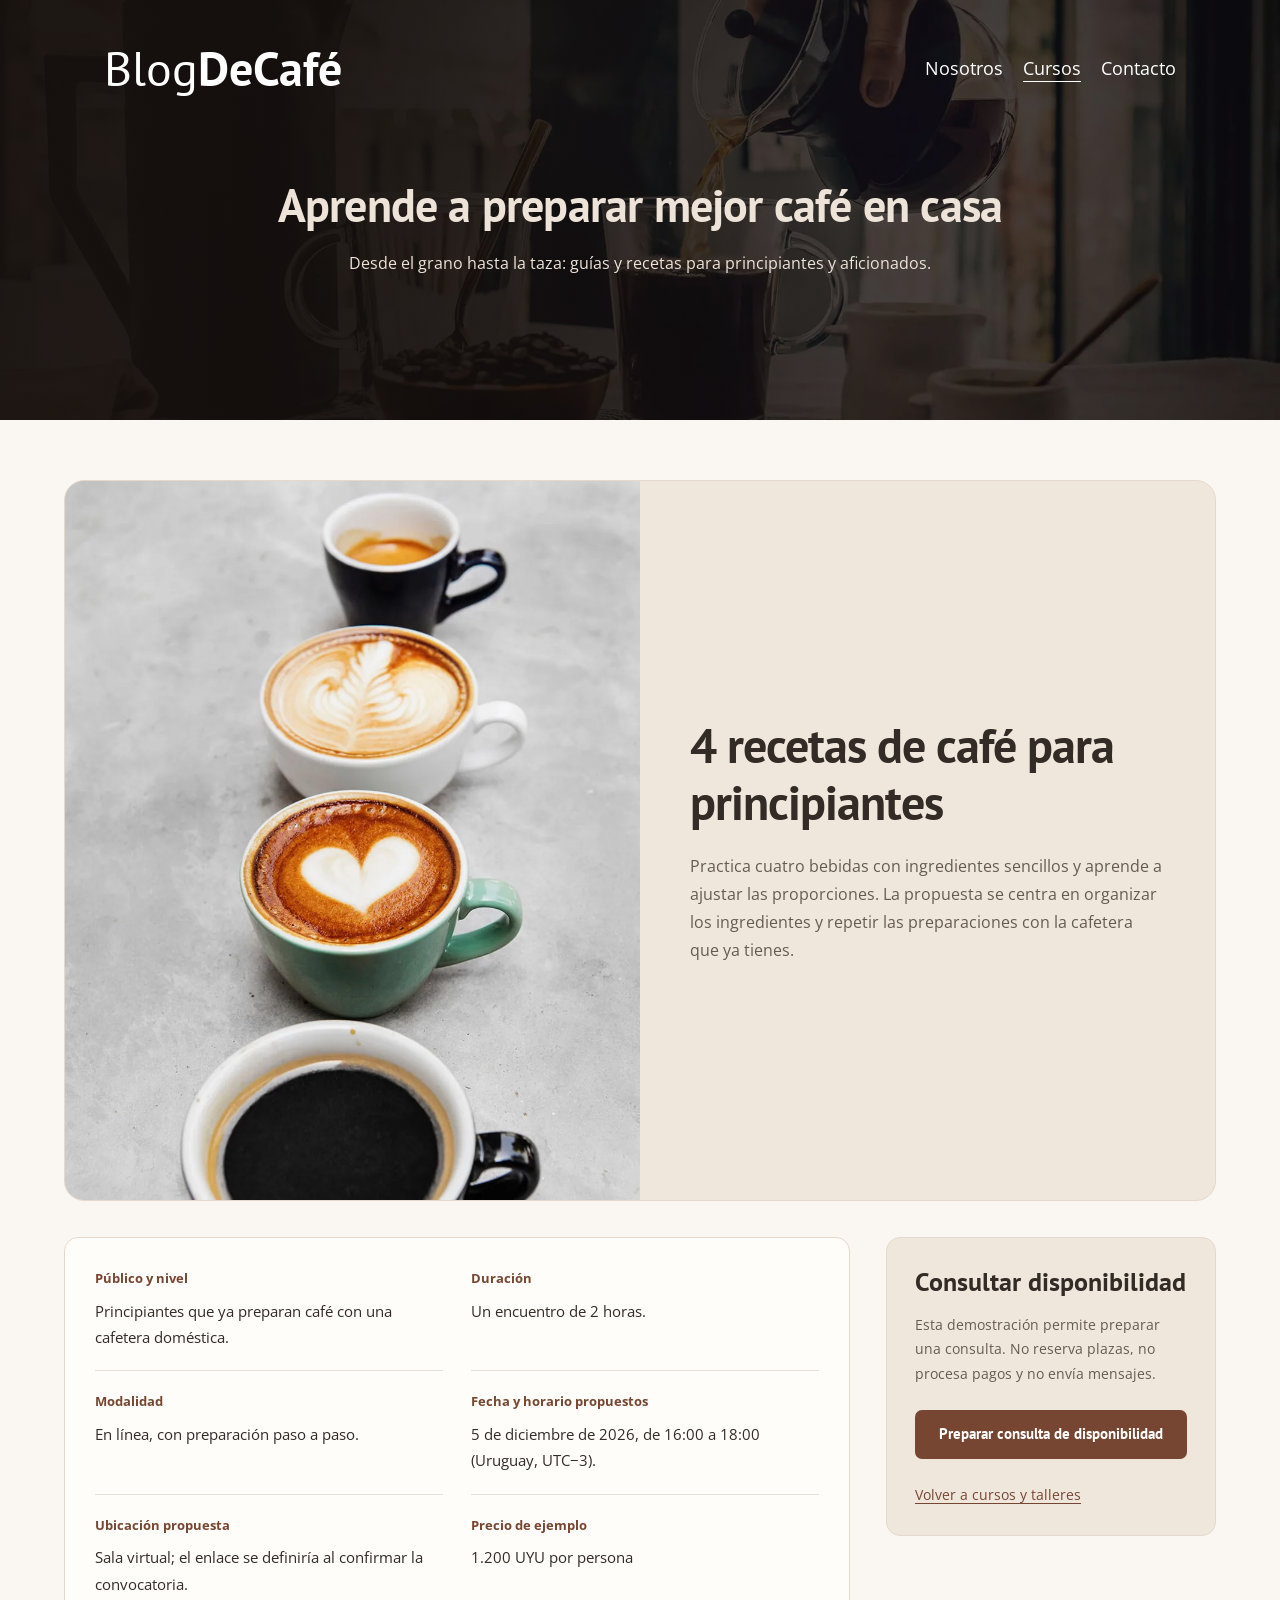
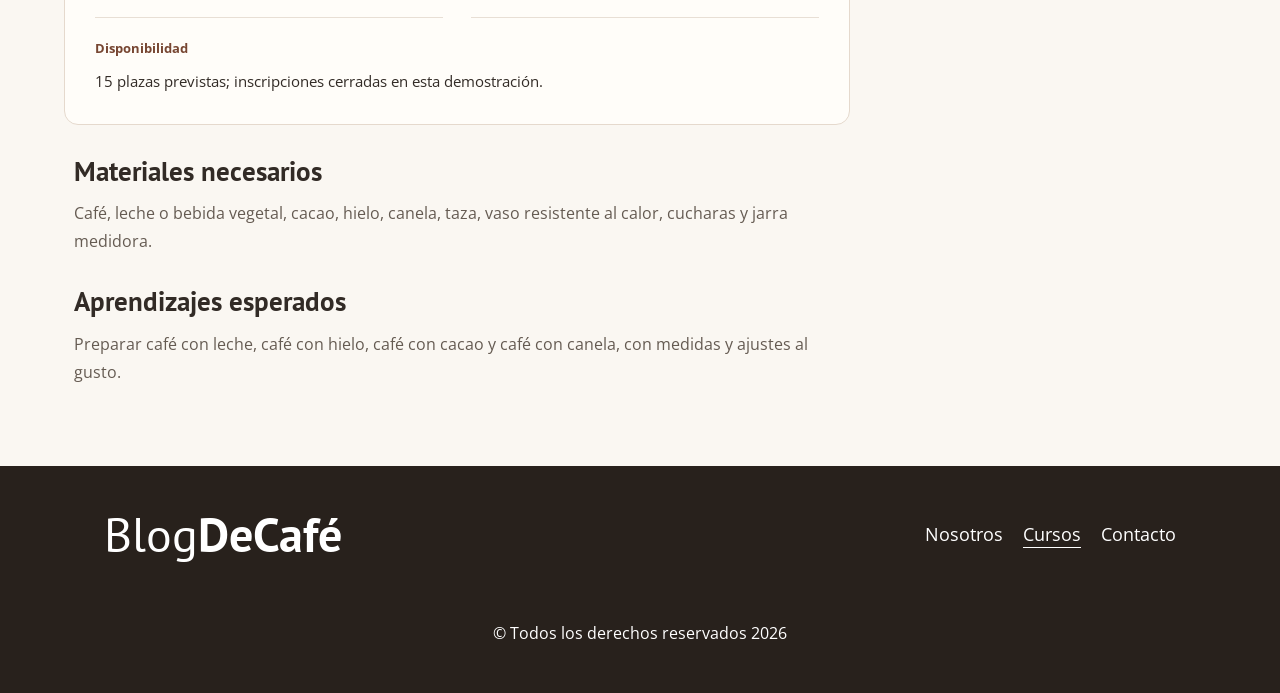
<file: curso-recetas.html>
<!DOCTYPE html>
<html lang="es">

<head>
    <meta charset="UTF-8">
    <meta http-equiv="X-UA-Compatible" content="IE=edge">
    <meta name="viewport" content="width=device-width, initial-scale=1.0">
    <title>Taller de cuatro recetas de café para principiantes | BlogDeCafé</title>
    <meta name="description" content="Descubre el taller en línea de cuatro recetas de café para principiantes, con práctica de proporciones, ingredientes sencillos y preparación paso a paso.">
    <link rel="stylesheet" href="css/normalize.css">
    <link rel="preconnect" href="https://fonts.googleapis.com">
    <link rel="preconnect" href="https://fonts.gstatic.com" crossorigin>
    <link href="https://fonts.googleapis.com/css2?family=Open+Sans:ital,wght@0,400;0,600;0,700;1,400&family=PT+Sans:wght@400;700&display=swap" rel="stylesheet">
    <link rel="stylesheet" href="css/style.css">
</head>

<body class="formacion">
    <header class="header">

        <div class="contenedor">
            <div class="barra">
                <a class="logo" href="index.html">
                    <p class="logo__nombre no-margin centrar-texto">Blog<span class="logo__bold">DeCafé</span></p>
                </a>

                <nav class="navegacion">
                    <a href="nosotros.html" class="navegacion__enlace">Nosotros</a>
                    <a href="cursos.html" class="navegacion__enlace" aria-current="page">Cursos</a>
                    <a href="contacto.html" class="navegacion__enlace">Contacto</a>
                </nav>
            </div>
        </div>
        <div class="header__texto">
            <p class="header__promesa no-margin">Aprende a preparar mejor café en casa</p>
            <p class="no-margin">Desde el grano hasta la taza: guías y recetas para principiantes y aficionados.</p>

        </div>
    </header>

    <main class="contenedor ficha-curso">
<article>
            <div class="ficha-curso__presentacion">
                <div class="ficha-curso__imagen"><picture><source srcset="media/images/curso3.webp" type="image/webp"><img src="media/images/curso3.jpg" alt="Cuatro tazas de café alineadas, dos con dibujos de espuma de leche" width="1000" height="1250" loading="eager" decoding="async"></picture></div>
                <header class="ficha-curso__introduccion"><h1>4 recetas de café para principiantes</h1><p>Practica cuatro bebidas con ingredientes sencillos y aprende a ajustar las proporciones. La propuesta se centra en organizar los ingredientes y repetir las preparaciones con la cafetera que ya tienes.</p></header>
            </div>
            <div class="ficha-curso__columnas">
                <div class="ficha-curso__contenido">
                    <dl class="ficha-curso__datos"><div class="ficha-curso__dato"><dt><strong>Público y nivel</strong></dt><dd>Principiantes que ya preparan café con una cafetera doméstica.</dd></div><div class="ficha-curso__dato"><dt><strong>Duración</strong></dt><dd>Un encuentro de 2 horas.</dd></div><div class="ficha-curso__dato"><dt><strong>Modalidad</strong></dt><dd>En línea, con preparación paso a paso.</dd></div><div class="ficha-curso__dato"><dt><strong>Fecha y horario propuestos</strong></dt><dd>5 de diciembre de 2026, de 16:00 a 18:00 (Uruguay, UTC−3).</dd></div><div class="ficha-curso__dato"><dt><strong>Ubicación propuesta</strong></dt><dd>Sala virtual; el enlace se definiría al confirmar la convocatoria.</dd></div><div class="ficha-curso__dato"><dt><strong>Precio de ejemplo</strong></dt><dd>1.200 UYU por persona</dd></div><div class="ficha-curso__dato"><dt><strong>Disponibilidad</strong></dt><dd>15 plazas previstas; inscripciones cerradas en esta demostración.</dd></div></dl>
                    <section class="ficha-curso__bloque"><h2>Materiales necesarios</h2><p>Café, leche o bebida vegetal, cacao, hielo, canela, taza, vaso resistente al calor, cucharas y jarra medidora.</p></section><section class="ficha-curso__bloque"><h2>Aprendizajes esperados</h2><p>Preparar café con leche, café con hielo, café con cacao y café con canela, con medidas y ajustes al gusto.</p></section>
                </div>
                <aside class="ficha-curso__consulta" aria-labelledby="titulo-consulta">
                    <h2 id="titulo-consulta">Consultar disponibilidad</h2><p>Esta demostración permite preparar una consulta. No reserva plazas, no procesa pagos y no envía mensajes.</p><a class="boton boton--secundario" href="contacto.html?curso=recetas#consulta">Preparar consulta de disponibilidad</a><p><a href="cursos.html">Volver a cursos y talleres</a></p>
                </aside>
            </div>
        </article>
    </main>


    <footer class="footer">
        <div class="contenedor">
            <div class="barra">
                <a class="logo" href="index.html">
                    <p class="logo__nombre no-margin centrar-texto">Blog<span class="logo__bold">DeCafé</span></p>
                </a>

                <nav class="navegacion">
                    <a href="nosotros.html" class="navegacion__enlace">Nosotros</a>
                    <a href="cursos.html" class="navegacion__enlace" aria-current="page">Cursos</a>
                    <a href="contacto.html" class="navegacion__enlace">Contacto</a>
                </nav>
            </div>
        </div>
        <p>&copy; Todos los derechos reservados <span id="year"></span></p>
    </footer>

    <script src="js/app.js"></script>

</body>

</html>
</file>
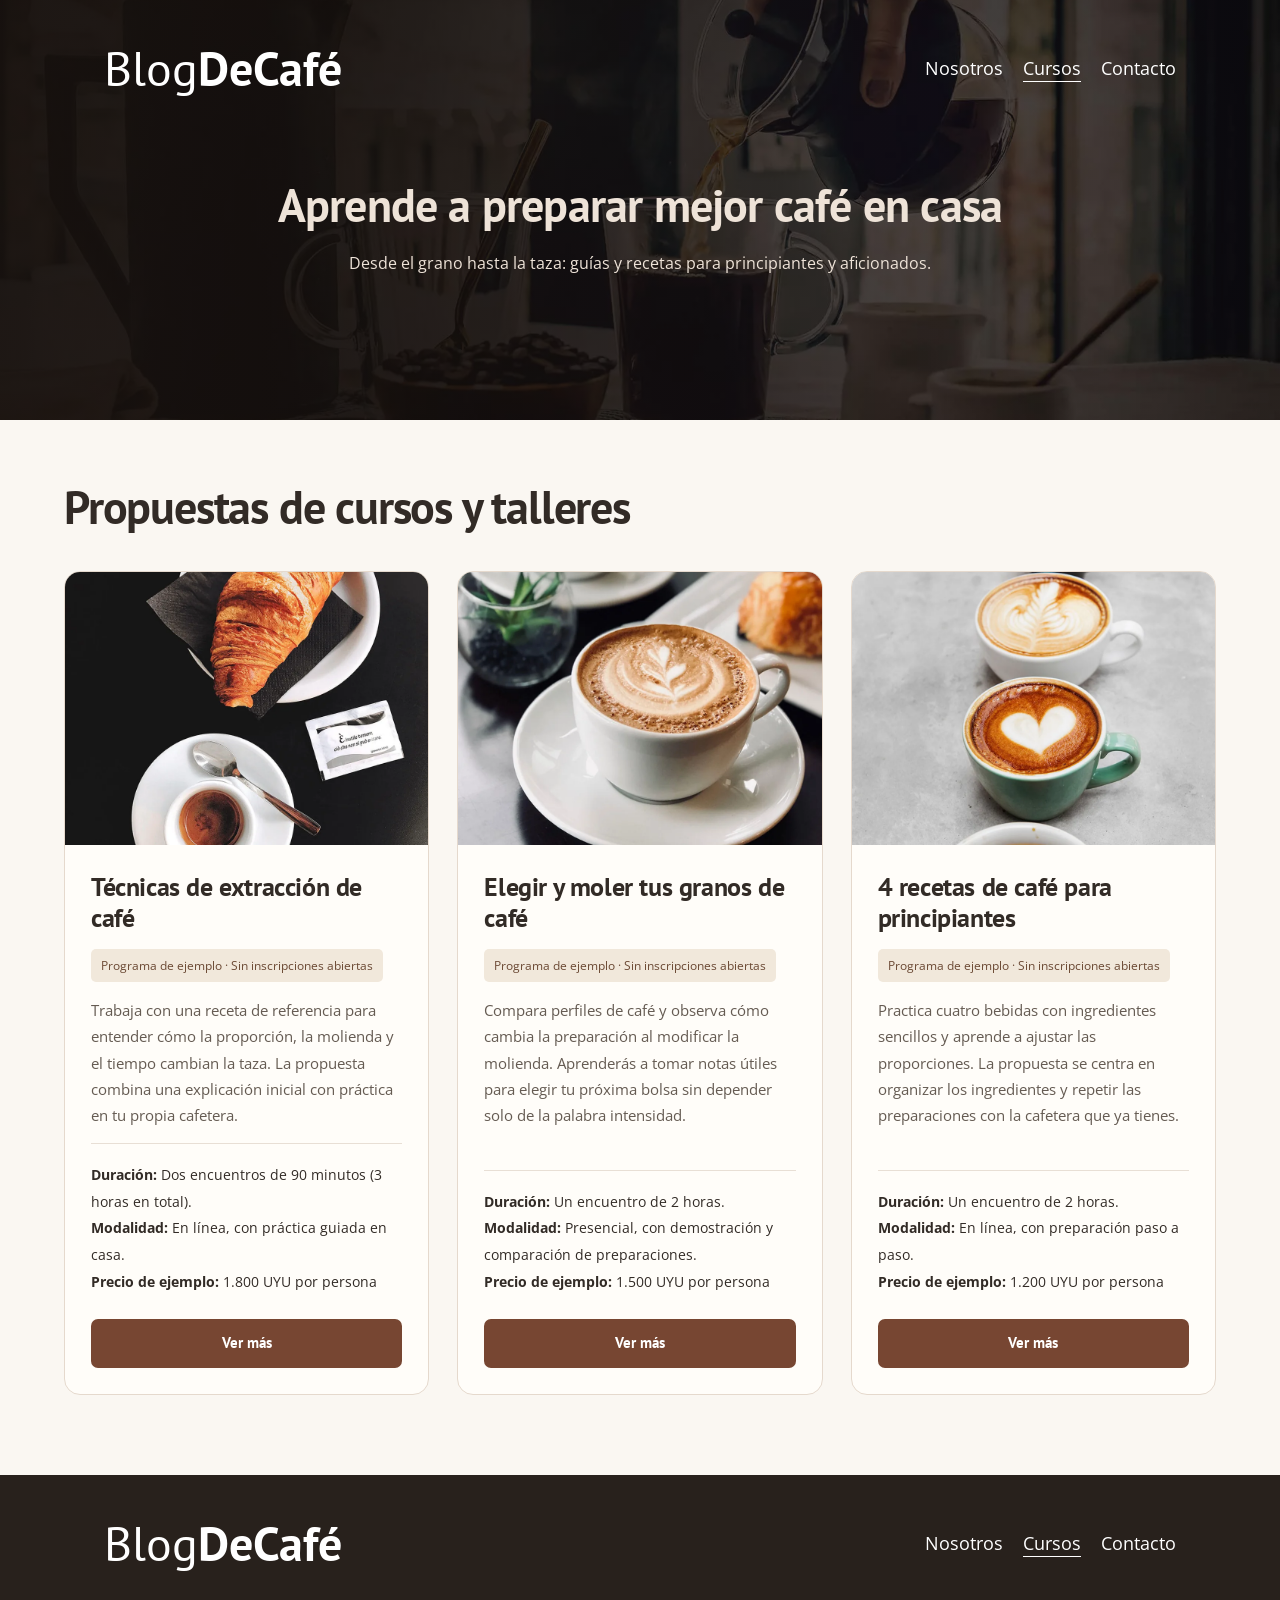
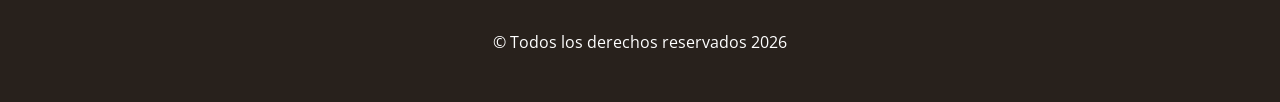
<file: cursos.html>
<!DOCTYPE html>
<html lang="es">

<head>
    <meta charset="UTF-8">
    <meta http-equiv="X-UA-Compatible" content="IE=edge">
    <meta name="viewport" content="width=device-width, initial-scale=1.0">
    <title>Cursos y talleres de café en casa | BlogDeCafé</title>
    <meta name="description" content="Explora propuestas de talleres sobre extracción, elección de granos y recetas de café. Consulta el nivel, modalidad, materiales y programa de cada curso.">
    <link rel="stylesheet" href="css/normalize.css">
    <link rel="preconnect" href="https://fonts.googleapis.com">
    <link rel="preconnect" href="https://fonts.gstatic.com" crossorigin>
    <link href="https://fonts.googleapis.com/css2?family=Open+Sans:ital,wght@0,400;0,600;0,700;1,400&family=PT+Sans:wght@400;700&display=swap" rel="stylesheet">
    <link rel="stylesheet" href="css/style.css">
</head>

<body class="formacion">
    <header class="header">

        <div class="contenedor">
            <div class="barra">
                <a class="logo" href="index.html">
                    <p class="logo__nombre no-margin centrar-texto">Blog<span class="logo__bold">DeCafé</span></p>
                </a>

                <nav class="navegacion">
                    <a href="nosotros.html" class="navegacion__enlace">Nosotros</a>
                    <a href="cursos.html" class="navegacion__enlace" aria-current="page">Cursos</a>
                    <a href="contacto.html" class="navegacion__enlace">Contacto</a>
                </nav>
            </div>
        </div>
        <div class="header__texto">
            <p class="header__promesa no-margin">Aprende a preparar mejor café en casa</p>
            <p class="no-margin">Desde el grano hasta la taza: guías y recetas para principiantes y aficionados.</p>
        </div>
    </header>

    <main class="contenedor catalogo">
        <header class="catalogo__titulo"><h1>Propuestas de cursos y talleres</h1></header>
        <div class="catalogo__rejilla">

        <article class="curso" id="extraccion">
            <div class="curso__imagen">
                <picture><source srcset="media/images/curso1.webp" type="image/webp"><img src="media/images/curso1.jpg" alt="Café espresso y un cruasán servidos en una mesa oscura" width="1000" height="1250" loading="lazy" decoding="async"></picture>
            </div>
            <div class="curso__informacion">
                <h2 class="no-margin">Técnicas de extracción de café</h2>
                <p class="curso__estado">Programa de ejemplo · Sin inscripciones abiertas</p>
                <p class="curso__descripcion">Trabaja con una receta de referencia para entender cómo la proporción, la
                    molienda y el tiempo cambian la taza. La propuesta combina una explicación inicial con práctica en
                    tu propia cafetera.</p>
                <p class="curso__resumen"><strong>Duración:</strong> Dos encuentros de 90 minutos (3 horas en
                    total).<br><strong>Modalidad:</strong> En línea, con práctica guiada en casa.<br><strong>Precio de
                        ejemplo:</strong> 1.800 UYU por persona</p>
                <a href="curso-extraccion.html" class="boton boton--secundario"
                    aria-label="Ver más: Técnicas de extracción de café">Ver más</a>
            </div>
        </article>

        <article class="curso" id="granos">
            <div class="curso__imagen">
                <picture><source srcset="media/images/curso2.webp" type="image/webp"><img src="media/images/curso2.jpg" alt="Dos tazas de café con leche y dibujos en la espuma" width="1000" height="1250" loading="lazy" decoding="async"></picture>
            </div>
            <div class="curso__informacion">
                <h2 class="no-margin">Elegir y moler tus granos de café</h2>
                <p class="curso__estado">Programa de ejemplo · Sin inscripciones abiertas</p>
                <p class="curso__descripcion">Compara perfiles de café y observa cómo cambia la preparación al modificar
                    la molienda. Aprenderás a tomar notas útiles para elegir tu próxima bolsa sin depender solo de la
                    palabra intensidad.</p>
                <p class="curso__resumen"><strong>Duración:</strong> Un encuentro de 2 horas.<br><strong>Modalidad:</strong> Presencial, con
                    demostración y comparación de preparaciones.<br><strong>Precio de ejemplo:</strong> 1.500 UYU por
                    persona</p>
                <a href="curso-granos.html" class="boton boton--secundario"
                    aria-label="Ver más: Elegir y moler tus granos de café">Ver más</a>
            </div>
        </article>

        <article class="curso" id="recetas">
            <div class="curso__imagen">
                <picture><source srcset="media/images/curso3.webp" type="image/webp"><img src="media/images/curso3.jpg" alt="Cuatro tazas de café alineadas, dos con dibujos de espuma de leche" width="1000" height="1250" loading="lazy" decoding="async"></picture>
            </div>
            <div class="curso__informacion">
                <h2 class="no-margin">4 recetas de café para principiantes</h2>
                <p class="curso__estado">Programa de ejemplo · Sin inscripciones abiertas</p>
                <p class="curso__descripcion">Practica cuatro bebidas con ingredientes sencillos y aprende a ajustar las
                    proporciones. La propuesta se centra en organizar los ingredientes y repetir las preparaciones con
                    la cafetera que ya tienes.</p>
                <p class="curso__resumen"><strong>Duración:</strong> Un encuentro de 2 horas.<br><strong>Modalidad:</strong> En línea, con
                    preparación paso a paso.<br><strong>Precio de ejemplo:</strong> 1.200 UYU por persona</p>
                <a href="curso-recetas.html" class="boton boton--secundario"
                    aria-label="Ver más: 4 recetas de café para principiantes">Ver más</a>
            </div>
        </article>
        </div>
    </main>


    <footer class="footer">
        <div class="contenedor">
            <div class="barra">
                <a class="logo" href="index.html">
                    <p class="logo__nombre no-margin centrar-texto">Blog<span class="logo__bold">DeCafé</span></p>
                </a>
                <nav class="navegacion">
                    <a href="nosotros.html" class="navegacion__enlace">Nosotros</a>
                    <a href="cursos.html" class="navegacion__enlace" aria-current="page">Cursos</a>
                    <a href="contacto.html" class="navegacion__enlace">Contacto</a>
                </nav>
            </div>
        </div>
        <p>&copy; Todos los derechos reservados <span id="year"></span></p>
    </footer>

    <script src="js/app.js"></script>

</body>

</html>
</file>
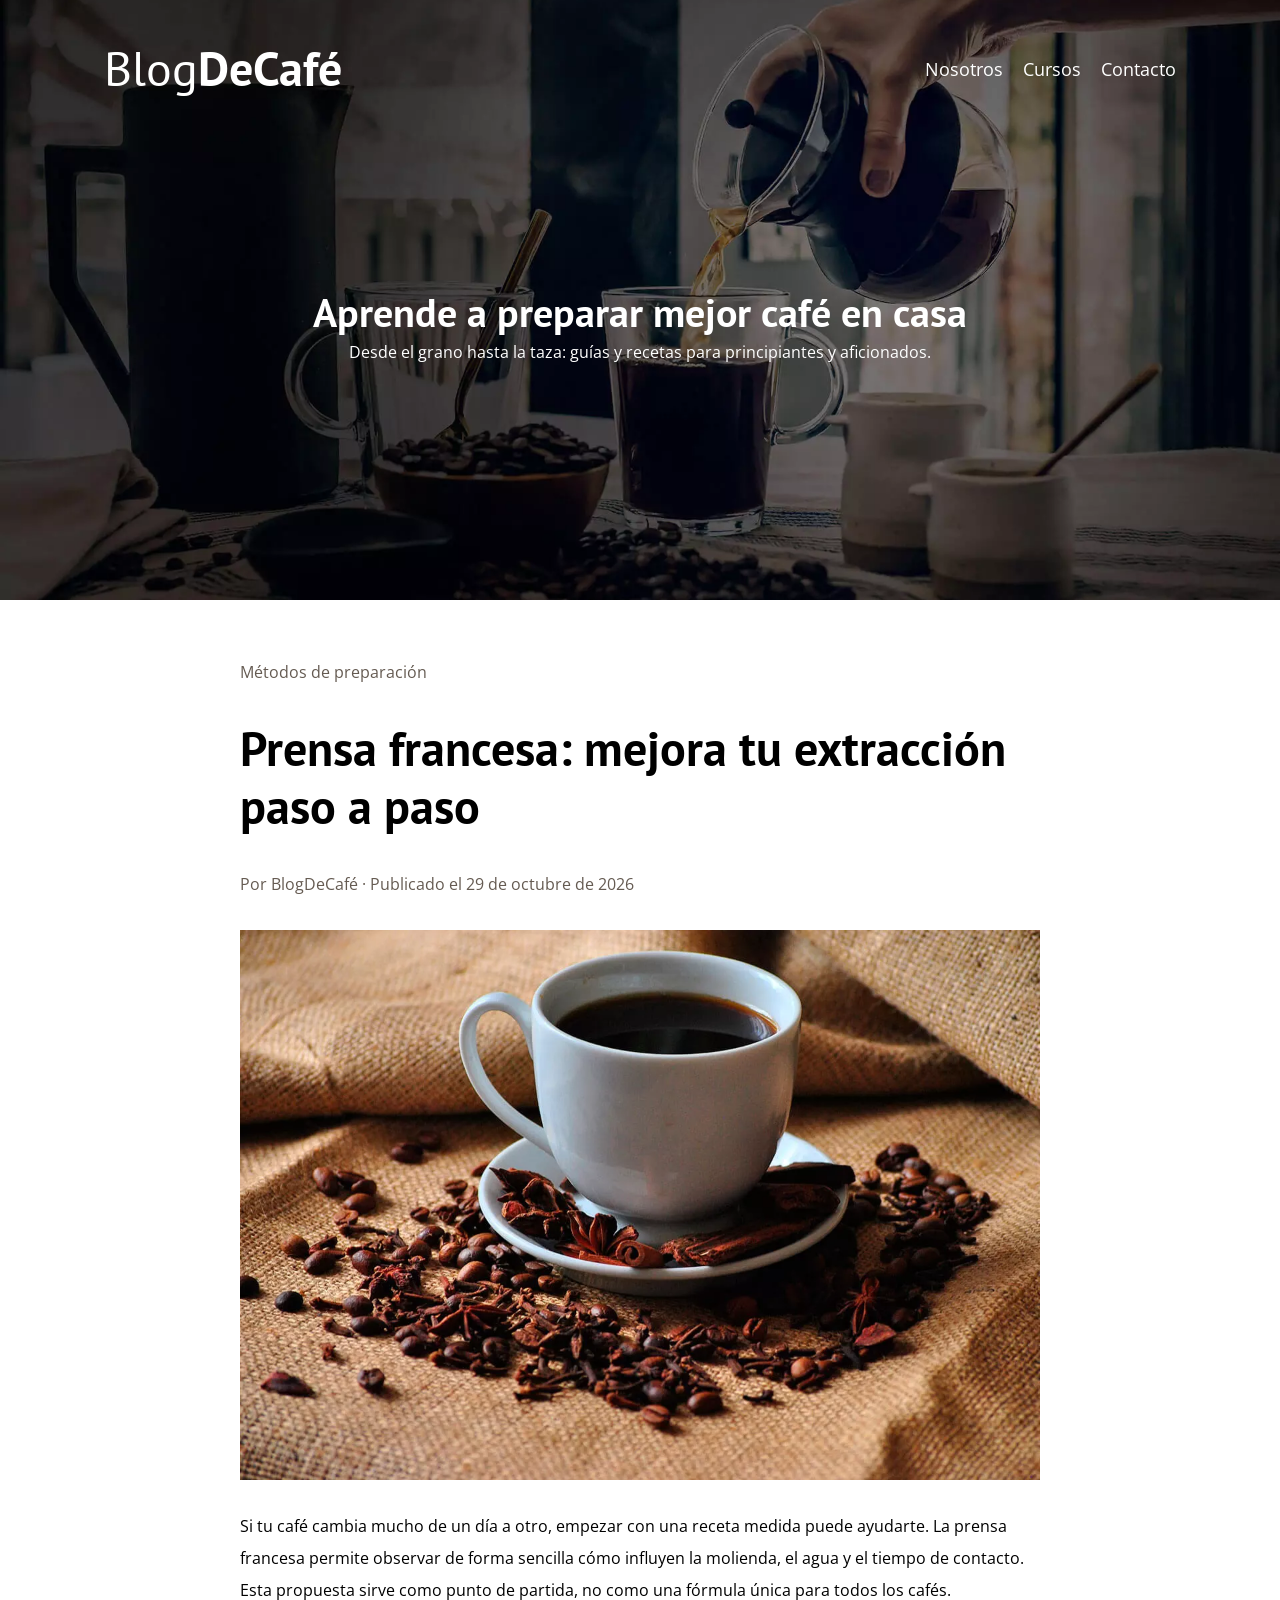
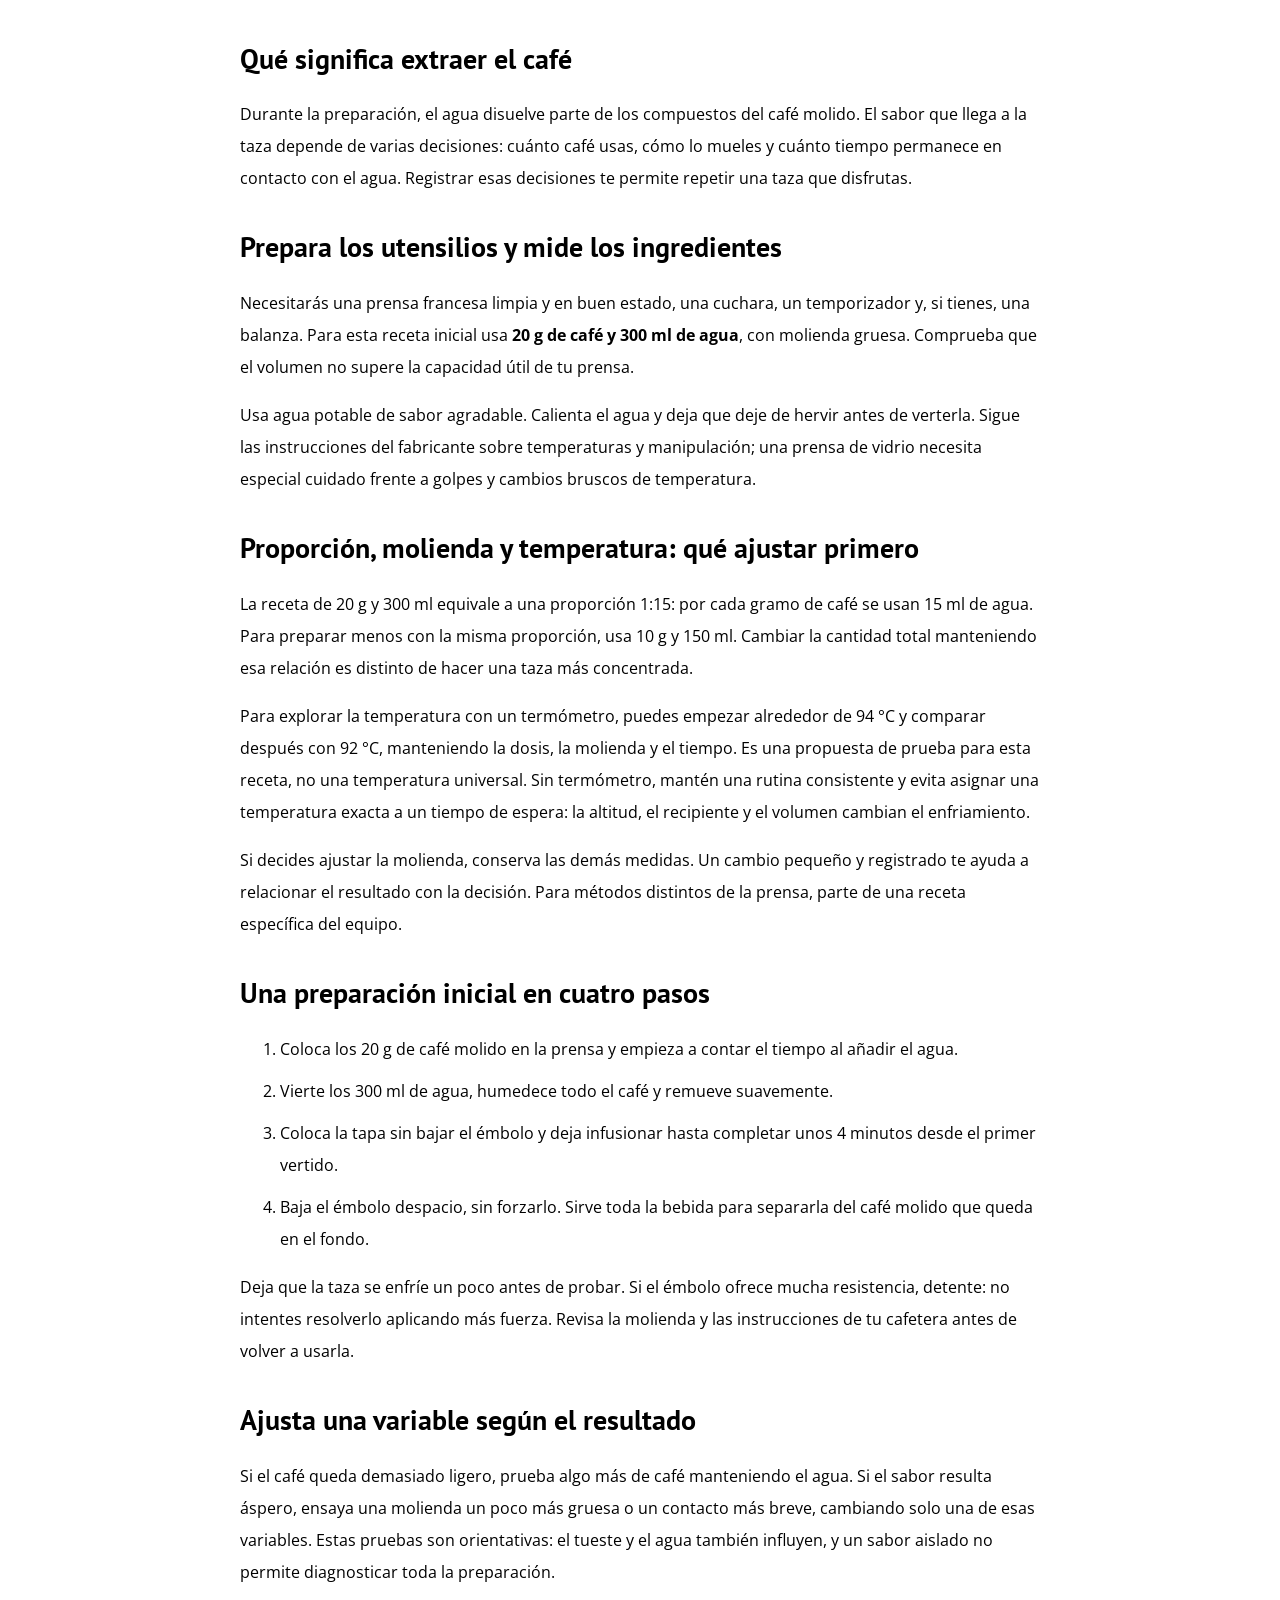
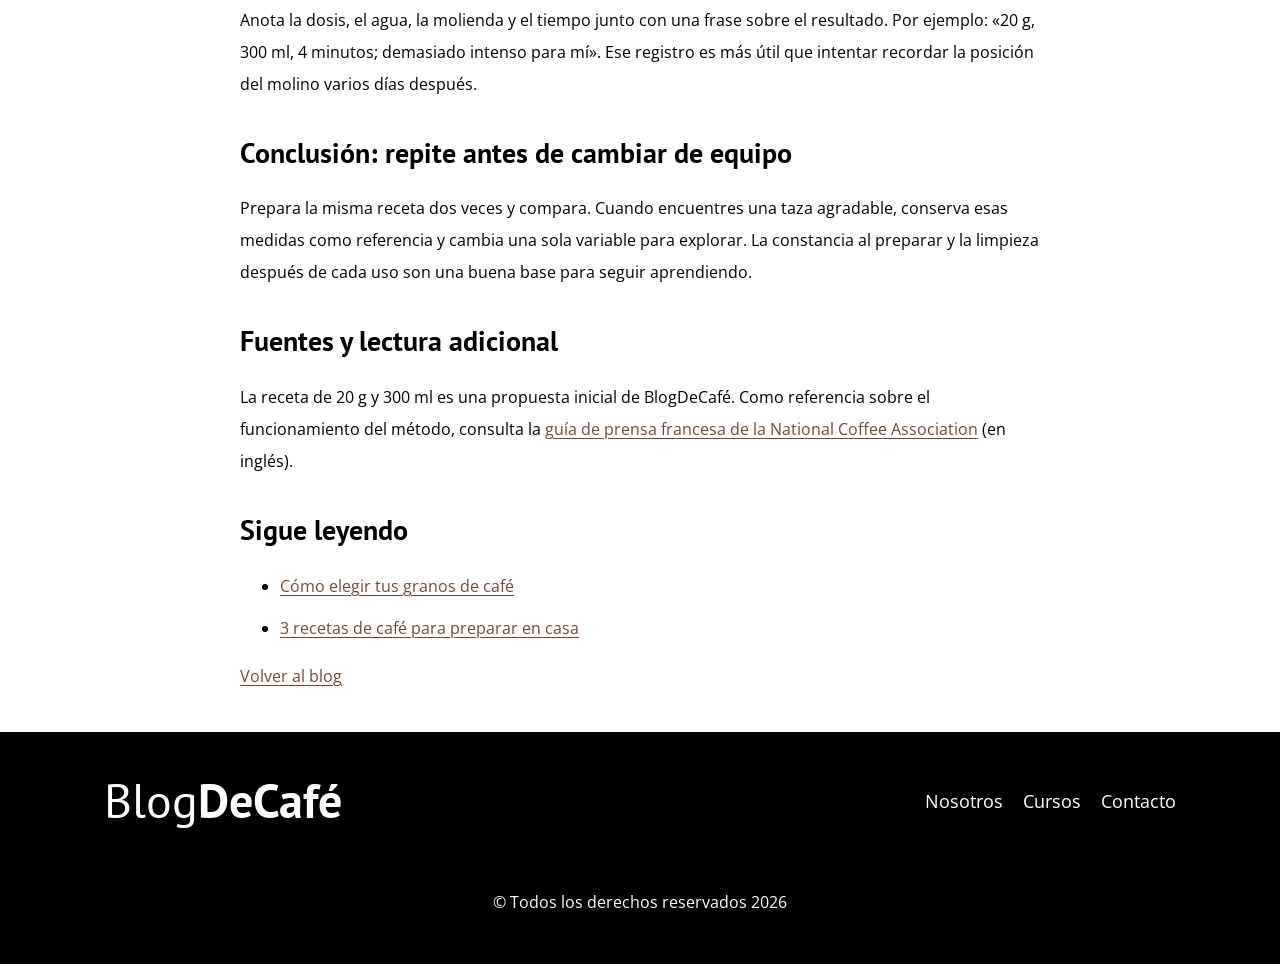
<file: entrada.html>
<!DOCTYPE html>
<html lang="es">

<head>
    <meta charset="UTF-8">
    <meta http-equiv="X-UA-Compatible" content="IE=edge">
    <meta name="viewport" content="width=device-width, initial-scale=1.0">
    <title>Prensa francesa: mejora tu extracción paso a paso | BlogDeCafé</title>
    <meta name="description" content="Una receta inicial de prensa francesa y ajustes de molienda, tiempo y proporción para encontrar la taza que te gusta.">
    <link rel="stylesheet" href="css/normalize.css">
    <link rel="preconnect" href="https://fonts.googleapis.com">
    <link rel="preconnect" href="https://fonts.gstatic.com" crossorigin>
    <link href="https://fonts.googleapis.com/css2?family=Open+Sans:ital,wght@0,400;0,600;0,700;1,400&family=PT+Sans:wght@400;700&display=swap" rel="stylesheet">
    <link rel="stylesheet" href="css/style.css">
</head>

<body>
    <header class="header">

        <div class="contenedor">
            <div class="barra">
                <a class="logo" href="index.html">
                    <p class="logo__nombre no-margin centrar-texto">Blog<span class="logo__bold">DeCafé</span></p>
                </a>

                <nav class="navegacion">
                    <a href="nosotros.html" class="navegacion__enlace">Nosotros</a>
                    <a href="cursos.html" class="navegacion__enlace">Cursos</a>
                    <a href="contacto.html" class="navegacion__enlace">Contacto</a>
                </nav>
            </div>
        </div>
        <div class="header__texto">
            <p class="header__promesa no-margin">Aprende a preparar mejor café en casa</p>
            <p class="no-margin">Desde el grano hasta la taza: guías y recetas para principiantes y aficionados.</p>

        </div>
    </header>

    <main class="contenedor lectura">
        <article>
            <header>
                <p>Métodos de preparación</p>
                <h1>Prensa francesa: mejora tu extracción paso a paso</h1>
                <p>Por <span rel="author">BlogDeCafé</span> · Publicado el <time datetime="2026-10-29">29 de octubre de 2026</time></p>
            </header>
            <picture><source srcset="media/images/blog3.webp" type="image/webp"><img src="media/images/blog3.jpg" alt="Taza de café negro rodeada de granos, canela y anís estrellado" width="1200" height="825" loading="eager" decoding="async"></picture>

<p>Si tu café cambia mucho de un día a otro, empezar con una receta medida puede ayudarte. La prensa francesa permite observar de forma sencilla cómo influyen la molienda, el agua y el tiempo de contacto. Esta propuesta sirve como punto de partida, no como una fórmula única para todos los cafés.</p>
<h2>Qué significa extraer el café</h2>
<p>Durante la preparación, el agua disuelve parte de los compuestos del café molido. El sabor que llega a la taza depende de varias decisiones: cuánto café usas, cómo lo mueles y cuánto tiempo permanece en contacto con el agua. Registrar esas decisiones te permite repetir una taza que disfrutas.</p>
<h2>Prepara los utensilios y mide los ingredientes</h2>
<p>Necesitarás una prensa francesa limpia y en buen estado, una cuchara, un temporizador y, si tienes, una balanza. Para esta receta inicial usa <strong>20 g de café y 300 ml de agua</strong>, con molienda gruesa. Comprueba que el volumen no supere la capacidad útil de tu prensa.</p>
<p>Usa agua potable de sabor agradable. Calienta el agua y deja que deje de hervir antes de verterla. Sigue las instrucciones del fabricante sobre temperaturas y manipulación; una prensa de vidrio necesita especial cuidado frente a golpes y cambios bruscos de temperatura.</p>
<h2>Proporción, molienda y temperatura: qué ajustar primero</h2>
<p>La receta de 20 g y 300 ml equivale a una proporción 1:15: por cada gramo de café se usan 15 ml de agua. Para preparar menos con la misma proporción, usa 10 g y 150 ml. Cambiar la cantidad total manteniendo esa relación es distinto de hacer una taza más concentrada.</p>
<p>Para explorar la temperatura con un termómetro, puedes empezar alrededor de 94 °C y comparar después con 92 °C, manteniendo la dosis, la molienda y el tiempo. Es una propuesta de prueba para esta receta, no una temperatura universal. Sin termómetro, mantén una rutina consistente y evita asignar una temperatura exacta a un tiempo de espera: la altitud, el recipiente y el volumen cambian el enfriamiento.</p>
<p>Si decides ajustar la molienda, conserva las demás medidas. Un cambio pequeño y registrado te ayuda a relacionar el resultado con la decisión. Para métodos distintos de la prensa, parte de una receta específica del equipo.</p>
<h2>Una preparación inicial en cuatro pasos</h2>
<ol><li>Coloca los 20 g de café molido en la prensa y empieza a contar el tiempo al añadir el agua.</li><li>Vierte los 300 ml de agua, humedece todo el café y remueve suavemente.</li><li>Coloca la tapa sin bajar el émbolo y deja infusionar hasta completar unos 4 minutos desde el primer vertido.</li><li>Baja el émbolo despacio, sin forzarlo. Sirve toda la bebida para separarla del café molido que queda en el fondo.</li></ol>
<p>Deja que la taza se enfríe un poco antes de probar. Si el émbolo ofrece mucha resistencia, detente: no intentes resolverlo aplicando más fuerza. Revisa la molienda y las instrucciones de tu cafetera antes de volver a usarla.</p>
<h2>Ajusta una variable según el resultado</h2>
<p>Si el café queda demasiado ligero, prueba algo más de café manteniendo el agua. Si el sabor resulta áspero, ensaya una molienda un poco más gruesa o un contacto más breve, cambiando solo una de esas variables. Estas pruebas son orientativas: el tueste y el agua también influyen, y un sabor aislado no permite diagnosticar toda la preparación.</p>
<p>Anota la dosis, el agua, la molienda y el tiempo junto con una frase sobre el resultado. Por ejemplo: «20 g, 300 ml, 4 minutos; demasiado intenso para mí». Ese registro es más útil que intentar recordar la posición del molino varios días después.</p>
<h2>Conclusión: repite antes de cambiar de equipo</h2>
<p>Prepara la misma receta dos veces y compara. Cuando encuentres una taza agradable, conserva esas medidas como referencia y cambia una sola variable para explorar. La constancia al preparar y la limpieza después de cada uso son una buena base para seguir aprendiendo.</p>
<section aria-label="Fuentes"><h2>Fuentes y lectura adicional</h2><p>La receta de 20 g y 300 ml es una propuesta inicial de BlogDeCafé. Como referencia sobre el funcionamiento del método, consulta la <a href="https://www.aboutcoffee.org/brewing/french-press-coffee/">guía de prensa francesa de la National Coffee Association</a> (en inglés).</p></section>

            <nav aria-label="Más artículos">
                <h2>Sigue leyendo</h2>
                <ul><li><a href="granos-de-cafe.html">Cómo elegir tus granos de café</a></li><li><a href="recetas-de-cafe.html">3 recetas de café para preparar en casa</a></li></ul>
                <a href="index.html#blog">Volver al blog</a>
            </nav>
        </article>
    </main>


    <footer class="footer">
        <div class="contenedor">
            <div class="barra">
                <a class="logo" href="index.html">
                    <p class="logo__nombre no-margin centrar-texto">Blog<span class="logo__bold">DeCafé</span></p>
                </a>

                <nav class="navegacion">
                    <a href="nosotros.html" class="navegacion__enlace">Nosotros</a>
                    <a href="cursos.html" class="navegacion__enlace">Cursos</a>
                    <a href="contacto.html" class="navegacion__enlace">Contacto</a>
                </nav>
            </div>
        </div>
        <p>&copy; Todos los derechos reservados <span id="year"></span></p>
    </footer>

    <script src="js/app.js"></script>

</body>

</html>
</file>
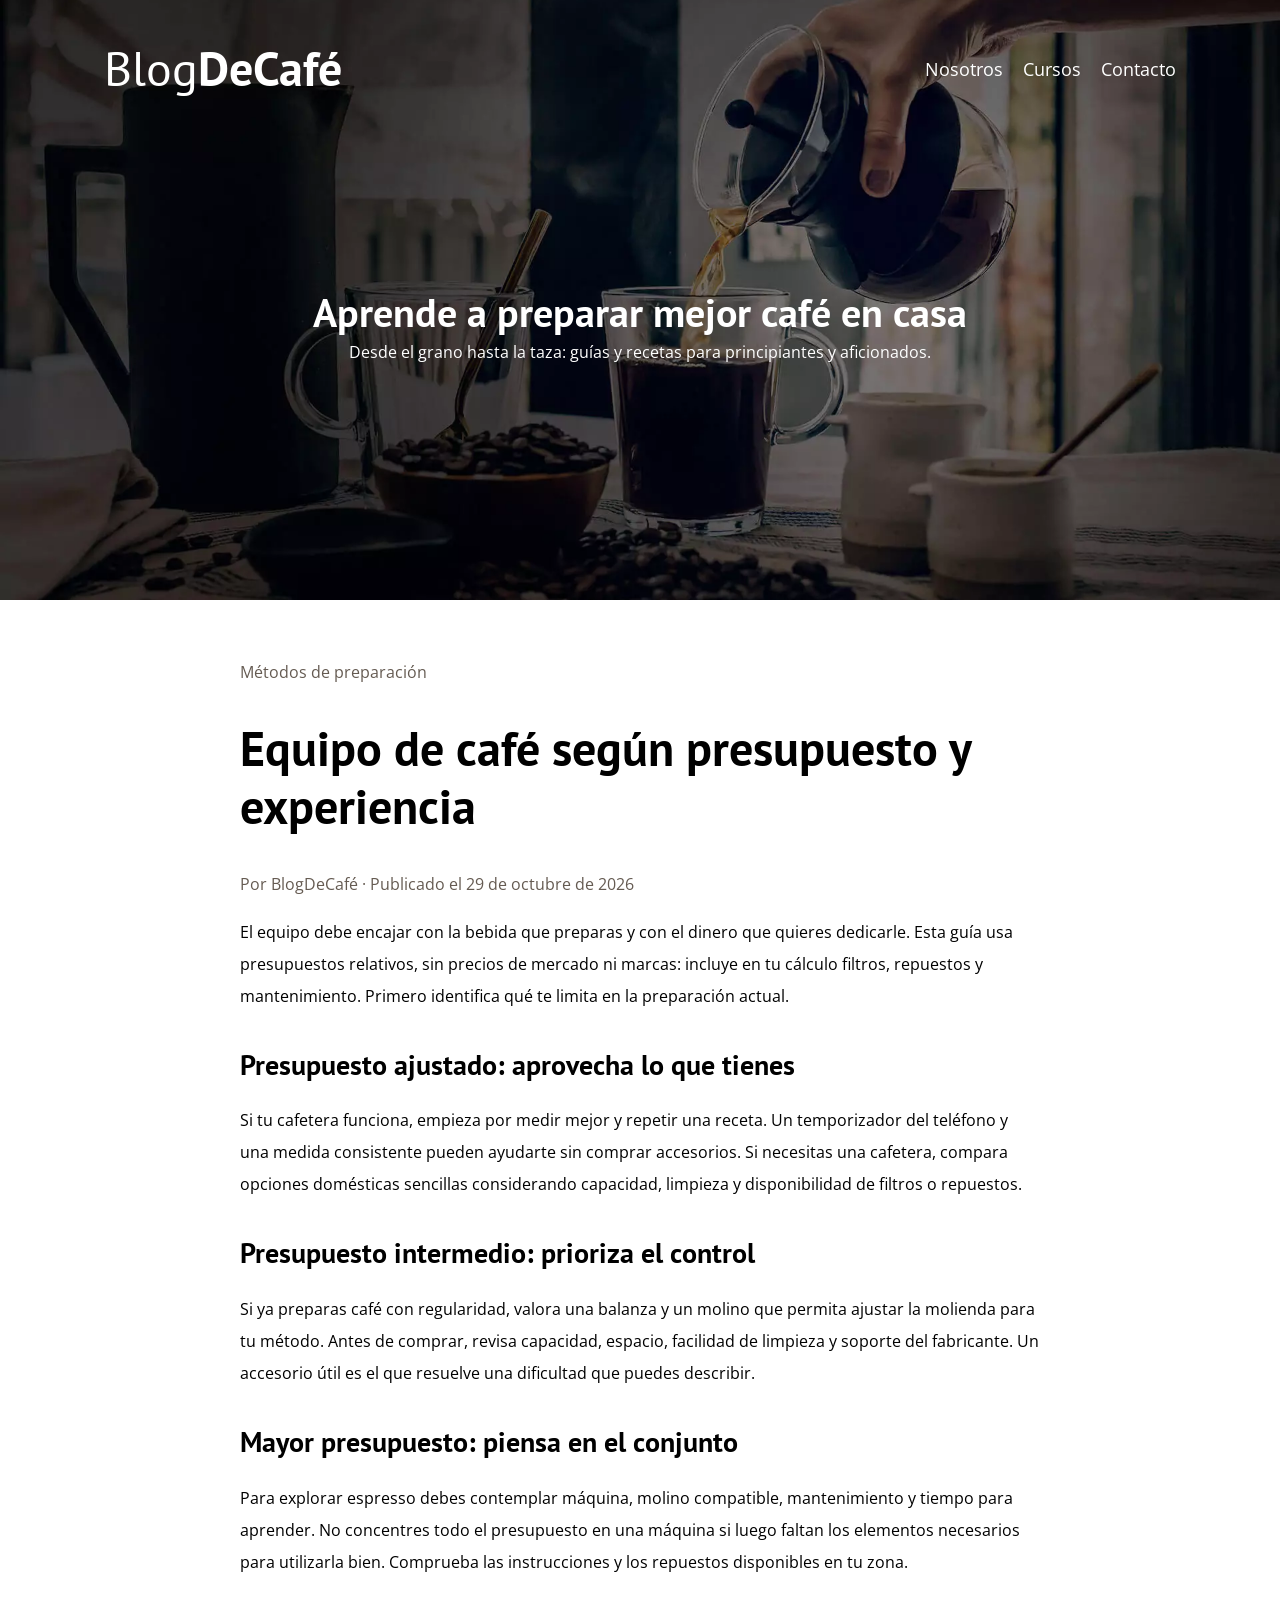
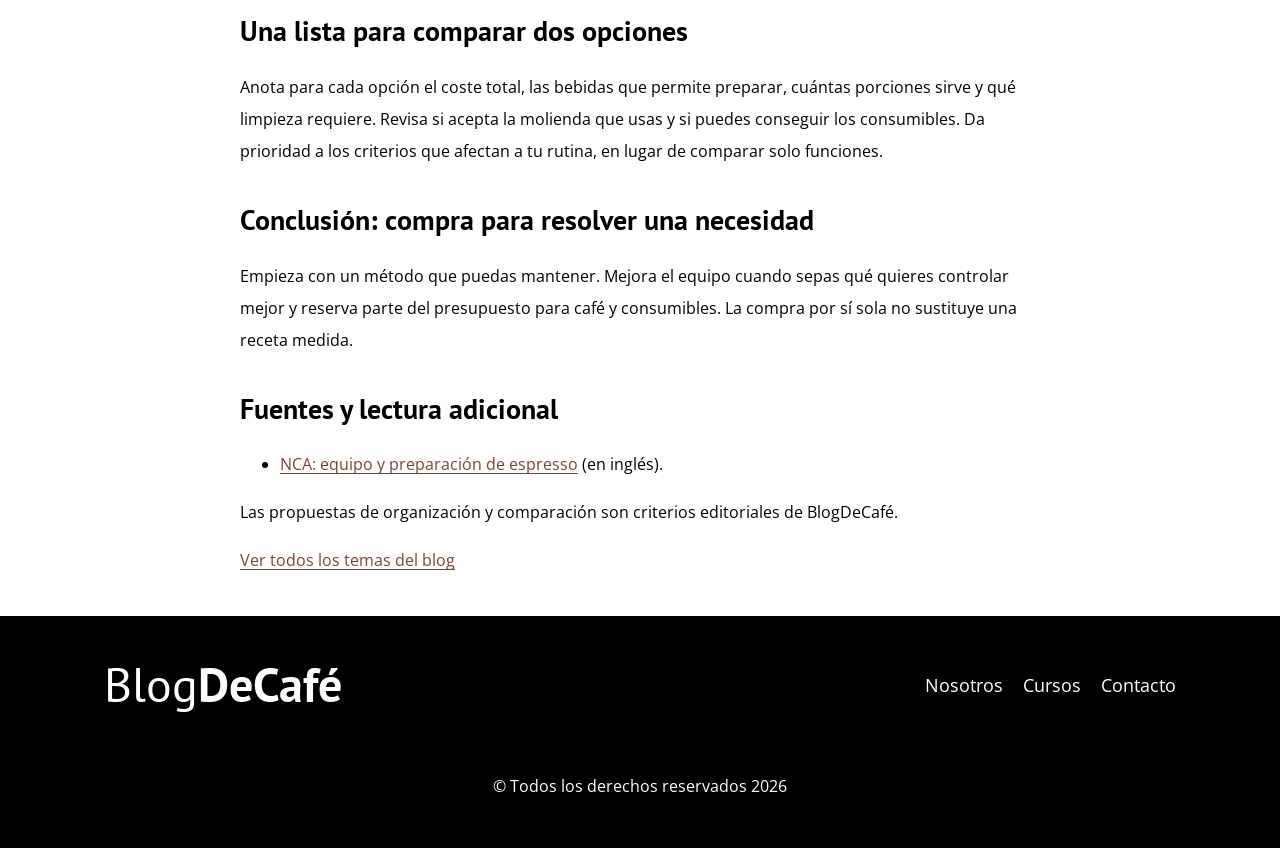
<file: equipo-cafe.html>
<!DOCTYPE html>
<html lang="es">

<head>
    <meta charset="UTF-8">
    <meta http-equiv="X-UA-Compatible" content="IE=edge">
    <meta name="viewport" content="width=device-width, initial-scale=1.0">
    <title>Equipo de café según presupuesto y experiencia | BlogDeCafé</title>
    <meta name="description" content="Elige equipo para preparar café según tu presupuesto y experiencia. Compara cafeteras, molinos, balanzas y costes de mantenimiento sin depender de marcas.">
    <link rel="stylesheet" href="css/normalize.css">
    <link rel="preconnect" href="https://fonts.googleapis.com">
    <link rel="preconnect" href="https://fonts.gstatic.com" crossorigin>
    <link href="https://fonts.googleapis.com/css2?family=Open+Sans:ital,wght@0,400;0,600;0,700;1,400&family=PT+Sans:wght@400;700&display=swap" rel="stylesheet">
    <link rel="stylesheet" href="css/style.css">
</head>

<body>
    <header class="header">

        <div class="contenedor">
            <div class="barra">
                <a class="logo" href="index.html">
                    <p class="logo__nombre no-margin centrar-texto">Blog<span class="logo__bold">DeCafé</span></p>
                </a>

                <nav class="navegacion">
                    <a href="nosotros.html" class="navegacion__enlace">Nosotros</a>
                    <a href="cursos.html" class="navegacion__enlace">Cursos</a>
                    <a href="contacto.html" class="navegacion__enlace">Contacto</a>
                </nav>
            </div>
        </div>
        <div class="header__texto">
            <p class="header__promesa no-margin">Aprende a preparar mejor café en casa</p>
            <p class="no-margin">Desde el grano hasta la taza: guías y recetas para principiantes y aficionados.</p>

        </div>
    </header>

    <main class="contenedor lectura">
<article><header><p>Métodos de preparación</p><h1>Equipo de café según presupuesto y experiencia</h1><p>Por BlogDeCafé · Publicado el <time datetime="2026-10-29">29 de octubre de 2026</time></p></header><p>El equipo debe encajar con la bebida que preparas y con el dinero que quieres dedicarle. Esta guía usa presupuestos relativos, sin precios de mercado ni marcas: incluye en tu cálculo filtros, repuestos y mantenimiento. Primero identifica qué te limita en la preparación actual.</p><h2>Presupuesto ajustado: aprovecha lo que tienes</h2><p>Si tu cafetera funciona, empieza por medir mejor y repetir una receta. Un temporizador del teléfono y una medida consistente pueden ayudarte sin comprar accesorios. Si necesitas una cafetera, compara opciones domésticas sencillas considerando capacidad, limpieza y disponibilidad de filtros o repuestos.</p><h2>Presupuesto intermedio: prioriza el control</h2><p>Si ya preparas café con regularidad, valora una balanza y un molino que permita ajustar la molienda para tu método. Antes de comprar, revisa capacidad, espacio, facilidad de limpieza y soporte del fabricante. Un accesorio útil es el que resuelve una dificultad que puedes describir.</p><h2>Mayor presupuesto: piensa en el conjunto</h2><p>Para explorar espresso debes contemplar máquina, molino compatible, mantenimiento y tiempo para aprender. No concentres todo el presupuesto en una máquina si luego faltan los elementos necesarios para utilizarla bien. Comprueba las instrucciones y los repuestos disponibles en tu zona.</p><h2>Una lista para comparar dos opciones</h2><p>Anota para cada opción el coste total, las bebidas que permite preparar, cuántas porciones sirve y qué limpieza requiere. Revisa si acepta la molienda que usas y si puedes conseguir los consumibles. Da prioridad a los criterios que afectan a tu rutina, en lugar de comparar solo funciones.</p><h2>Conclusión: compra para resolver una necesidad</h2><p>Empieza con un método que puedas mantener. Mejora el equipo cuando sepas qué quieres controlar mejor y reserva parte del presupuesto para café y consumibles. La compra por sí sola no sustituye una receta medida.</p><section aria-label="Fuentes"><h2>Fuentes y lectura adicional</h2><ul><li><a href="https://www.aboutcoffee.org/brewing/espresso/">NCA: equipo y preparación de espresso</a> (en inglés).</li></ul><p>Las propuestas de organización y comparación son criterios editoriales de BlogDeCafé.</p></section><a href="calendario.html">Ver todos los temas del blog</a></article>
    </main>


    <footer class="footer">
        <div class="contenedor">
            <div class="barra">
                <a class="logo" href="index.html">
                    <p class="logo__nombre no-margin centrar-texto">Blog<span class="logo__bold">DeCafé</span></p>
                </a>

                <nav class="navegacion">
                    <a href="nosotros.html" class="navegacion__enlace">Nosotros</a>
                    <a href="cursos.html" class="navegacion__enlace">Cursos</a>
                    <a href="contacto.html" class="navegacion__enlace">Contacto</a>
                </nav>
            </div>
        </div>
        <p>&copy; Todos los derechos reservados <span id="year"></span></p>
    </footer>

    <script src="js/app.js"></script>

</body>

</html>
</file>
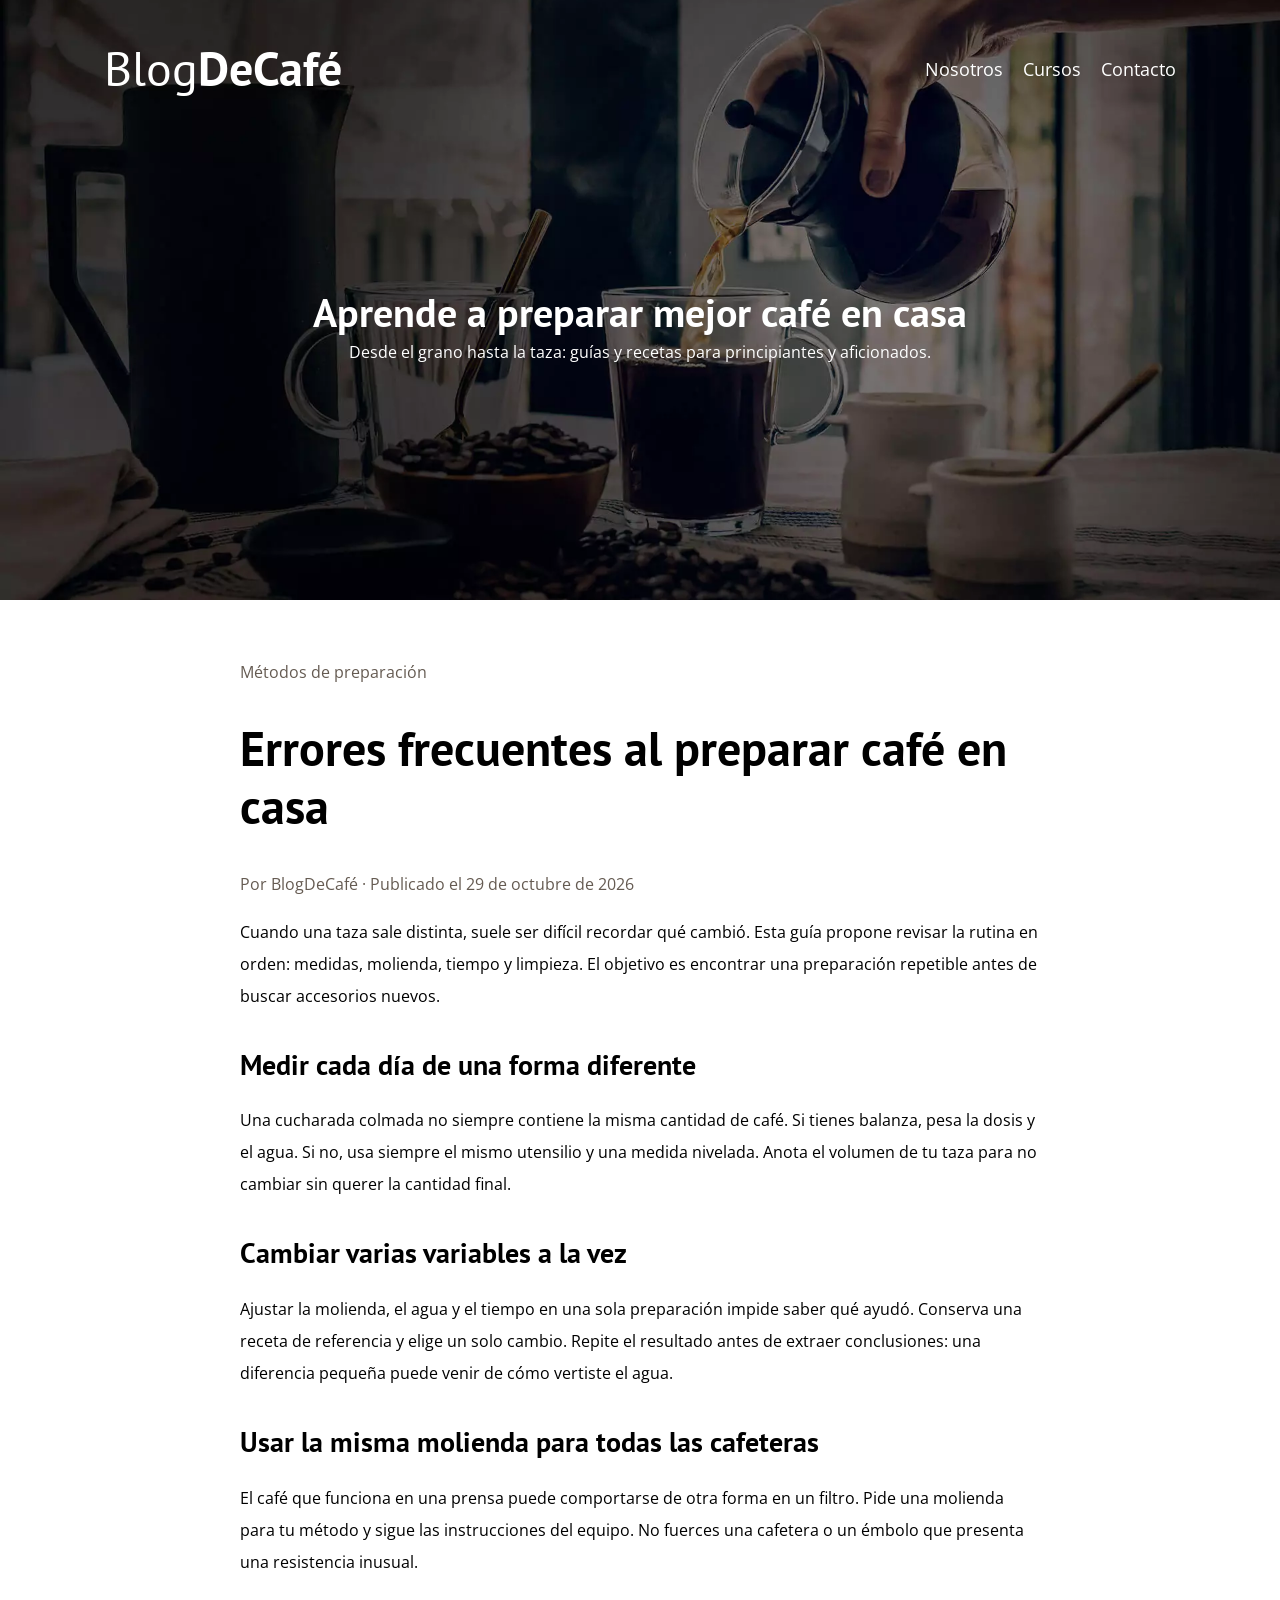
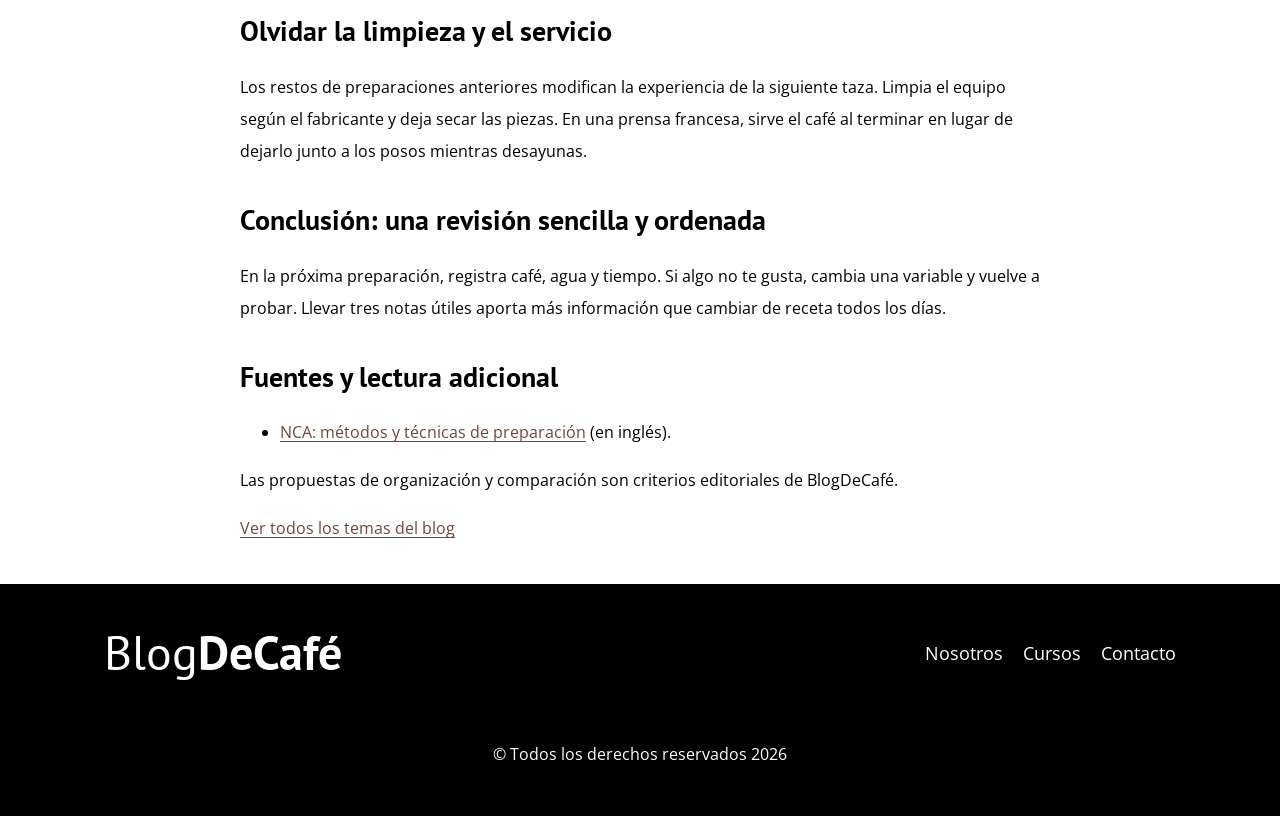
<file: errores-cafe.html>
<!DOCTYPE html>
<html lang="es">

<head>
    <meta charset="UTF-8">
    <meta http-equiv="X-UA-Compatible" content="IE=edge">
    <meta name="viewport" content="width=device-width, initial-scale=1.0">
    <title>Errores frecuentes al preparar café en casa | BlogDeCafé</title>
    <meta name="description" content="Revisa los errores de medidas, molienda, tiempo y limpieza más habituales al preparar café en casa y aprende a ajustar una variable cada vez.">
    <link rel="stylesheet" href="css/normalize.css">
    <link rel="preconnect" href="https://fonts.googleapis.com">
    <link rel="preconnect" href="https://fonts.gstatic.com" crossorigin>
    <link href="https://fonts.googleapis.com/css2?family=Open+Sans:ital,wght@0,400;0,600;0,700;1,400&family=PT+Sans:wght@400;700&display=swap" rel="stylesheet">
    <link rel="stylesheet" href="css/style.css">
</head>

<body>
    <header class="header">

        <div class="contenedor">
            <div class="barra">
                <a class="logo" href="index.html">
                    <p class="logo__nombre no-margin centrar-texto">Blog<span class="logo__bold">DeCafé</span></p>
                </a>

                <nav class="navegacion">
                    <a href="nosotros.html" class="navegacion__enlace">Nosotros</a>
                    <a href="cursos.html" class="navegacion__enlace">Cursos</a>
                    <a href="contacto.html" class="navegacion__enlace">Contacto</a>
                </nav>
            </div>
        </div>
        <div class="header__texto">
            <p class="header__promesa no-margin">Aprende a preparar mejor café en casa</p>
            <p class="no-margin">Desde el grano hasta la taza: guías y recetas para principiantes y aficionados.</p>

        </div>
    </header>

    <main class="contenedor lectura">
<article><header><p>Métodos de preparación</p><h1>Errores frecuentes al preparar café en casa</h1><p>Por BlogDeCafé · Publicado el <time datetime="2026-10-29">29 de octubre de 2026</time></p></header><p>Cuando una taza sale distinta, suele ser difícil recordar qué cambió. Esta guía propone revisar la rutina en orden: medidas, molienda, tiempo y limpieza. El objetivo es encontrar una preparación repetible antes de buscar accesorios nuevos.</p><h2>Medir cada día de una forma diferente</h2><p>Una cucharada colmada no siempre contiene la misma cantidad de café. Si tienes balanza, pesa la dosis y el agua. Si no, usa siempre el mismo utensilio y una medida nivelada. Anota el volumen de tu taza para no cambiar sin querer la cantidad final.</p><h2>Cambiar varias variables a la vez</h2><p>Ajustar la molienda, el agua y el tiempo en una sola preparación impide saber qué ayudó. Conserva una receta de referencia y elige un solo cambio. Repite el resultado antes de extraer conclusiones: una diferencia pequeña puede venir de cómo vertiste el agua.</p><h2>Usar la misma molienda para todas las cafeteras</h2><p>El café que funciona en una prensa puede comportarse de otra forma en un filtro. Pide una molienda para tu método y sigue las instrucciones del equipo. No fuerces una cafetera o un émbolo que presenta una resistencia inusual.</p><h2>Olvidar la limpieza y el servicio</h2><p>Los restos de preparaciones anteriores modifican la experiencia de la siguiente taza. Limpia el equipo según el fabricante y deja secar las piezas. En una prensa francesa, sirve el café al terminar en lugar de dejarlo junto a los posos mientras desayunas.</p><h2>Conclusión: una revisión sencilla y ordenada</h2><p>En la próxima preparación, registra café, agua y tiempo. Si algo no te gusta, cambia una variable y vuelve a probar. Llevar tres notas útiles aporta más información que cambiar de receta todos los días.</p><section aria-label="Fuentes"><h2>Fuentes y lectura adicional</h2><ul><li><a href="https://www.aboutcoffee.org/brewing/">NCA: métodos y técnicas de preparación</a> (en inglés).</li></ul><p>Las propuestas de organización y comparación son criterios editoriales de BlogDeCafé.</p></section><a href="calendario.html">Ver todos los temas del blog</a></article>
    </main>


    <footer class="footer">
        <div class="contenedor">
            <div class="barra">
                <a class="logo" href="index.html">
                    <p class="logo__nombre no-margin centrar-texto">Blog<span class="logo__bold">DeCafé</span></p>
                </a>

                <nav class="navegacion">
                    <a href="nosotros.html" class="navegacion__enlace">Nosotros</a>
                    <a href="cursos.html" class="navegacion__enlace">Cursos</a>
                    <a href="contacto.html" class="navegacion__enlace">Contacto</a>
                </nav>
            </div>
        </div>
        <p>&copy; Todos los derechos reservados <span id="year"></span></p>
    </footer>

    <script src="js/app.js"></script>

</body>

</html>
</file>
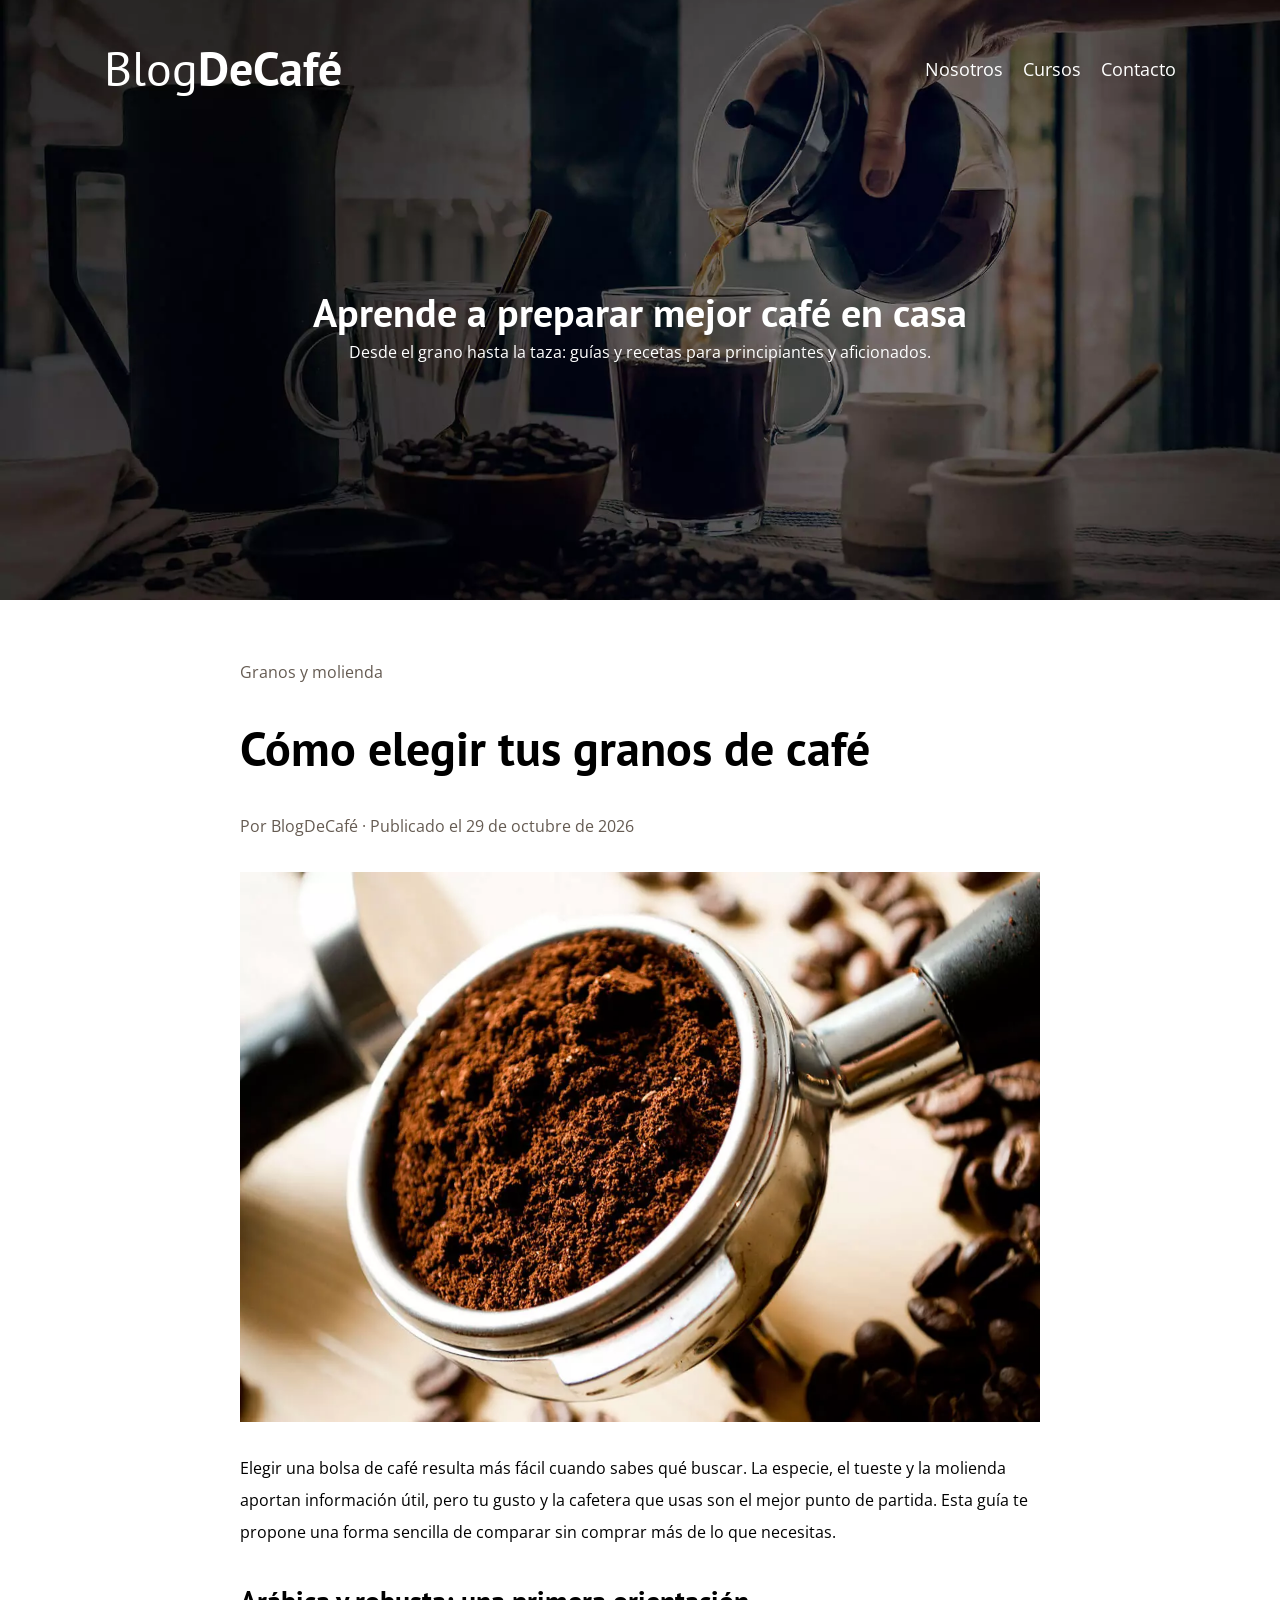
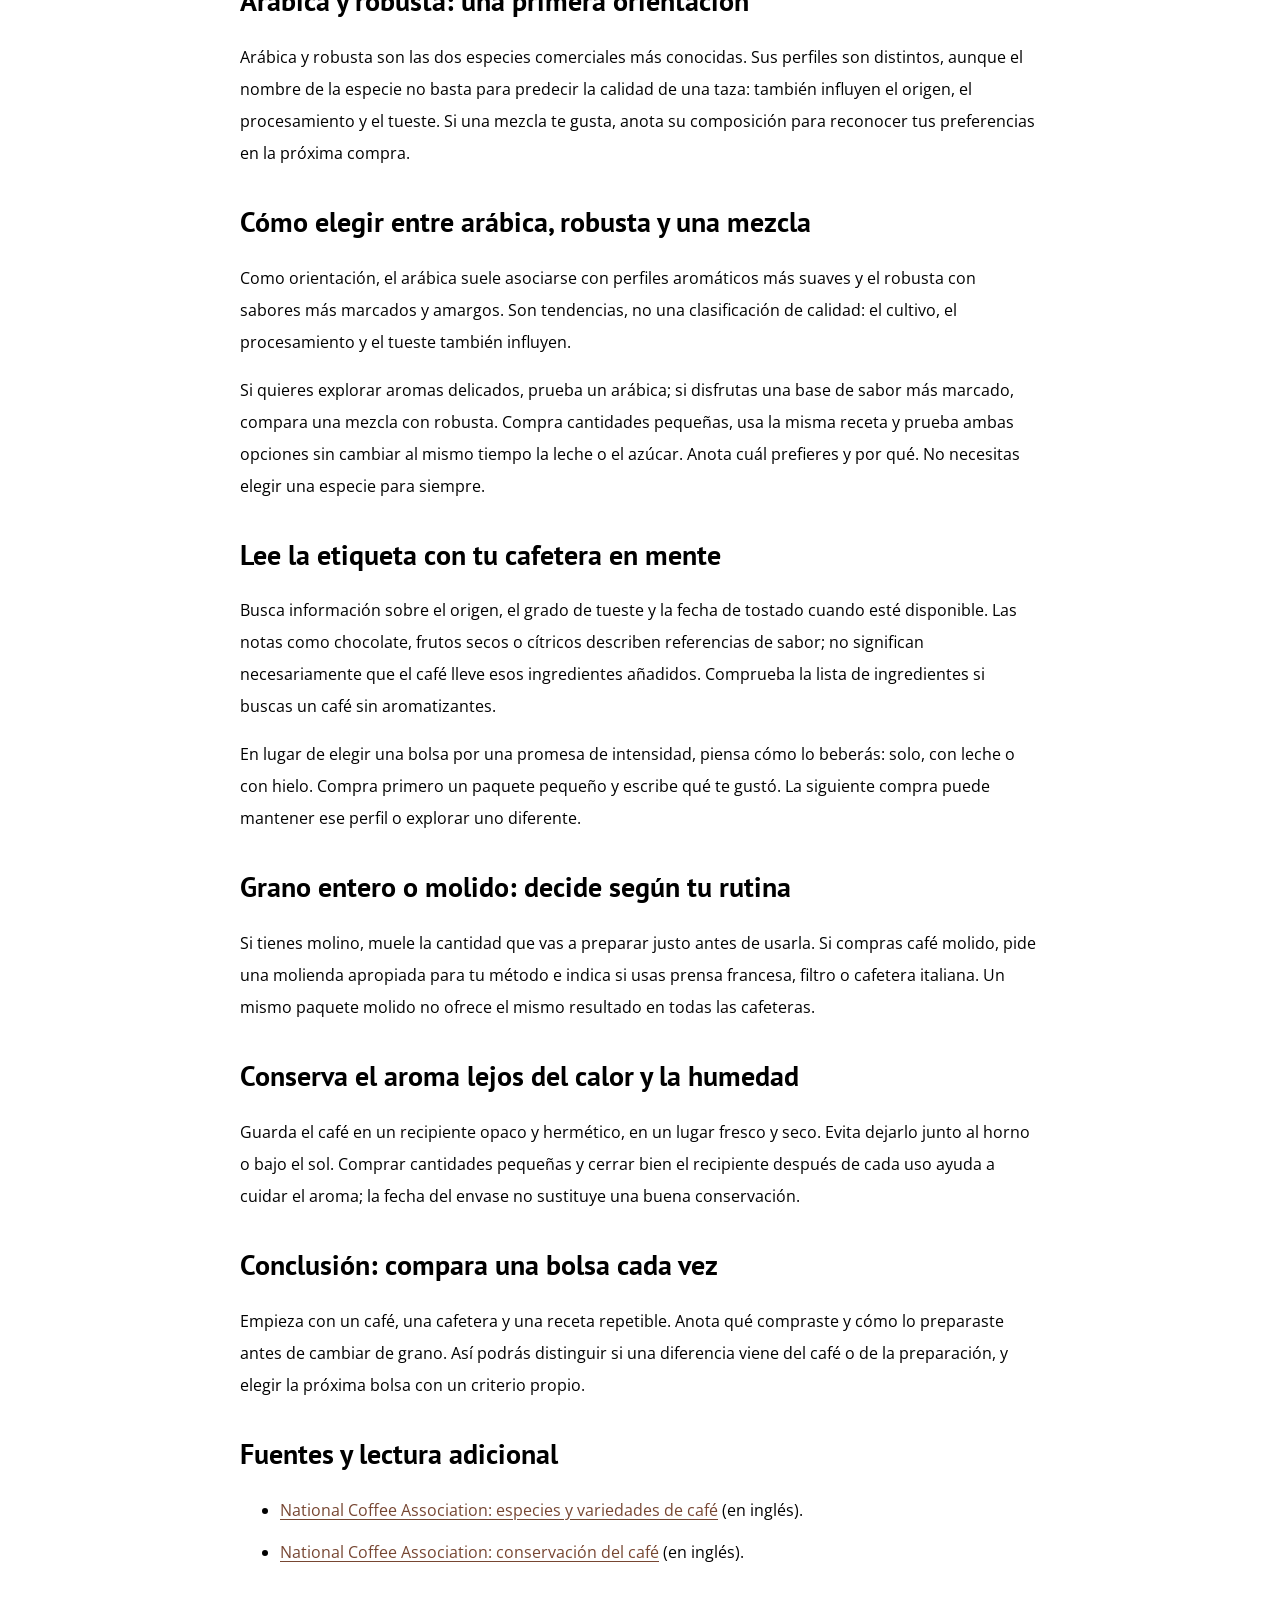
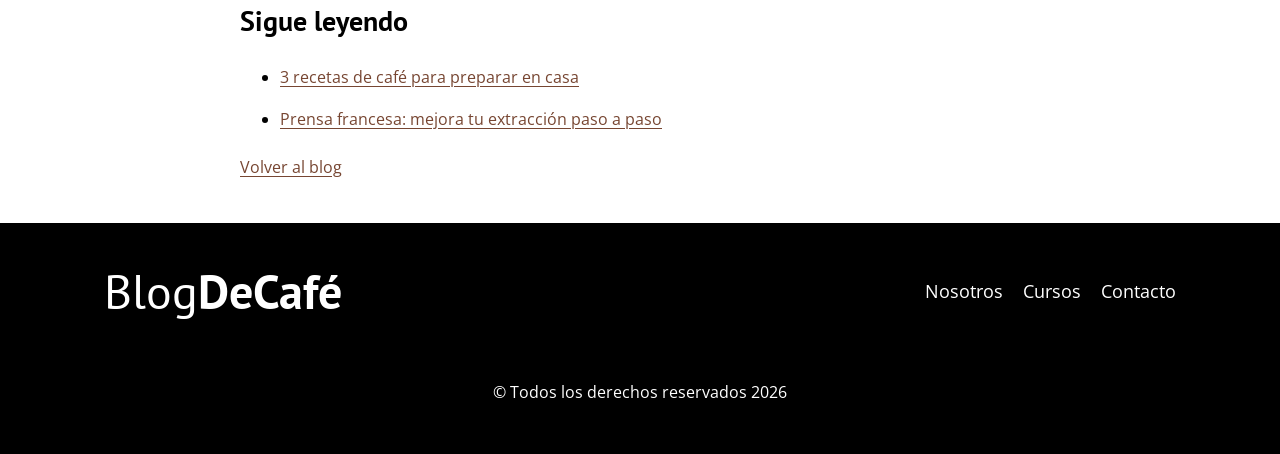
<file: granos-de-cafe.html>
<!DOCTYPE html>
<html lang="es">

<head>
    <meta charset="UTF-8">
    <meta http-equiv="X-UA-Compatible" content="IE=edge">
    <meta name="viewport" content="width=device-width, initial-scale=1.0">
    <title>Cómo elegir tus granos de café | BlogDeCafé</title>
    <meta name="description" content="Una guía para leer la etiqueta, elegir un perfil de sabor y conservar tus granos antes de preparar la primera taza.">
    <link rel="stylesheet" href="css/normalize.css">
    <link rel="preconnect" href="https://fonts.googleapis.com">
    <link rel="preconnect" href="https://fonts.gstatic.com" crossorigin>
    <link href="https://fonts.googleapis.com/css2?family=Open+Sans:ital,wght@0,400;0,600;0,700;1,400&family=PT+Sans:wght@400;700&display=swap" rel="stylesheet">
    <link rel="stylesheet" href="css/style.css">
</head>

<body>
    <header class="header">

        <div class="contenedor">
            <div class="barra">
                <a class="logo" href="index.html">
                    <p class="logo__nombre no-margin centrar-texto">Blog<span class="logo__bold">DeCafé</span></p>
                </a>

                <nav class="navegacion">
                    <a href="nosotros.html" class="navegacion__enlace">Nosotros</a>
                    <a href="cursos.html" class="navegacion__enlace">Cursos</a>
                    <a href="contacto.html" class="navegacion__enlace">Contacto</a>
                </nav>
            </div>
        </div>
        <div class="header__texto">
            <p class="header__promesa no-margin">Aprende a preparar mejor café en casa</p>
            <p class="no-margin">Desde el grano hasta la taza: guías y recetas para principiantes y aficionados.</p>

        </div>
    </header>

    <main class="contenedor lectura">
        <article>
            <header>
                <p>Granos y molienda</p>
                <h1>Cómo elegir tus granos de café</h1>
                <p>Por <span rel="author">BlogDeCafé</span> · Publicado el <time datetime="2026-10-29">29 de octubre de 2026</time></p>
            </header>
            <picture><source srcset="media/images/blog1.webp" type="image/webp"><img src="media/images/blog1.jpg" alt="Portafiltro lleno de café molido junto a granos tostados" width="1200" height="825" loading="eager" decoding="async"></picture>
            
<p>Elegir una bolsa de café resulta más fácil cuando sabes qué buscar. La especie, el tueste y la molienda aportan información útil, pero tu gusto y la cafetera que usas son el mejor punto de partida. Esta guía te propone una forma sencilla de comparar sin comprar más de lo que necesitas.</p>
<h2>Arábica y robusta: una primera orientación</h2>
<p>Arábica y robusta son las dos especies comerciales más conocidas. Sus perfiles son distintos, aunque el nombre de la especie no basta para predecir la calidad de una taza: también influyen el origen, el procesamiento y el tueste. Si una mezcla te gusta, anota su composición para reconocer tus preferencias en la próxima compra.</p>
<h2>Cómo elegir entre arábica, robusta y una mezcla</h2>
<p>Como orientación, el arábica suele asociarse con perfiles aromáticos más suaves y el robusta con sabores más marcados y amargos. Son tendencias, no una clasificación de calidad: el cultivo, el procesamiento y el tueste también influyen.</p>
<p>Si quieres explorar aromas delicados, prueba un arábica; si disfrutas una base de sabor más marcado, compara una mezcla con robusta. Compra cantidades pequeñas, usa la misma receta y prueba ambas opciones sin cambiar al mismo tiempo la leche o el azúcar. Anota cuál prefieres y por qué. No necesitas elegir una especie para siempre.</p>
<h2>Lee la etiqueta con tu cafetera en mente</h2>
<p>Busca información sobre el origen, el grado de tueste y la fecha de tostado cuando esté disponible. Las notas como chocolate, frutos secos o cítricos describen referencias de sabor; no significan necesariamente que el café lleve esos ingredientes añadidos. Comprueba la lista de ingredientes si buscas un café sin aromatizantes.</p>
<p>En lugar de elegir una bolsa por una promesa de intensidad, piensa cómo lo beberás: solo, con leche o con hielo. Compra primero un paquete pequeño y escribe qué te gustó. La siguiente compra puede mantener ese perfil o explorar uno diferente.</p>
<h2>Grano entero o molido: decide según tu rutina</h2>
<p>Si tienes molino, muele la cantidad que vas a preparar justo antes de usarla. Si compras café molido, pide una molienda apropiada para tu método e indica si usas prensa francesa, filtro o cafetera italiana. Un mismo paquete molido no ofrece el mismo resultado en todas las cafeteras.</p>
<h2>Conserva el aroma lejos del calor y la humedad</h2>
<p>Guarda el café en un recipiente opaco y hermético, en un lugar fresco y seco. Evita dejarlo junto al horno o bajo el sol. Comprar cantidades pequeñas y cerrar bien el recipiente después de cada uso ayuda a cuidar el aroma; la fecha del envase no sustituye una buena conservación.</p>
<h2>Conclusión: compara una bolsa cada vez</h2>
<p>Empieza con un café, una cafetera y una receta repetible. Anota qué compraste y cómo lo preparaste antes de cambiar de grano. Así podrás distinguir si una diferencia viene del café o de la preparación, y elegir la próxima bolsa con un criterio propio.</p>
<section aria-label="Fuentes"><h2>Fuentes y lectura adicional</h2><ul><li><a href="https://www.aboutcoffee.org/beans/varieties/">National Coffee Association: especies y variedades de café</a> (en inglés).</li><li><a href="https://www.aboutcoffee.org/beans/storage-and-shelf-life/">National Coffee Association: conservación del café</a> (en inglés).</li></ul></section>

            <nav aria-label="Más artículos">
                <h2>Sigue leyendo</h2>
                <ul><li><a href="recetas-de-cafe.html">3 recetas de café para preparar en casa</a></li><li><a href="entrada.html">Prensa francesa: mejora tu extracción paso a paso</a></li></ul>
                <a href="index.html#blog">Volver al blog</a>
            </nav>
        </article>
    </main>


    <footer class="footer">
        <div class="contenedor">
            <div class="barra">
                <a class="logo" href="index.html">
                    <p class="logo__nombre no-margin centrar-texto">Blog<span class="logo__bold">DeCafé</span></p>
                </a>

                <nav class="navegacion">
                    <a href="nosotros.html" class="navegacion__enlace">Nosotros</a>
                    <a href="cursos.html" class="navegacion__enlace">Cursos</a>
                    <a href="contacto.html" class="navegacion__enlace">Contacto</a>
                </nav>
            </div>
        </div>
        <p>&copy; Todos los derechos reservados <span id="year"></span></p>
    </footer>

    <script src="js/app.js"></script>

</body>

</html>
</file>
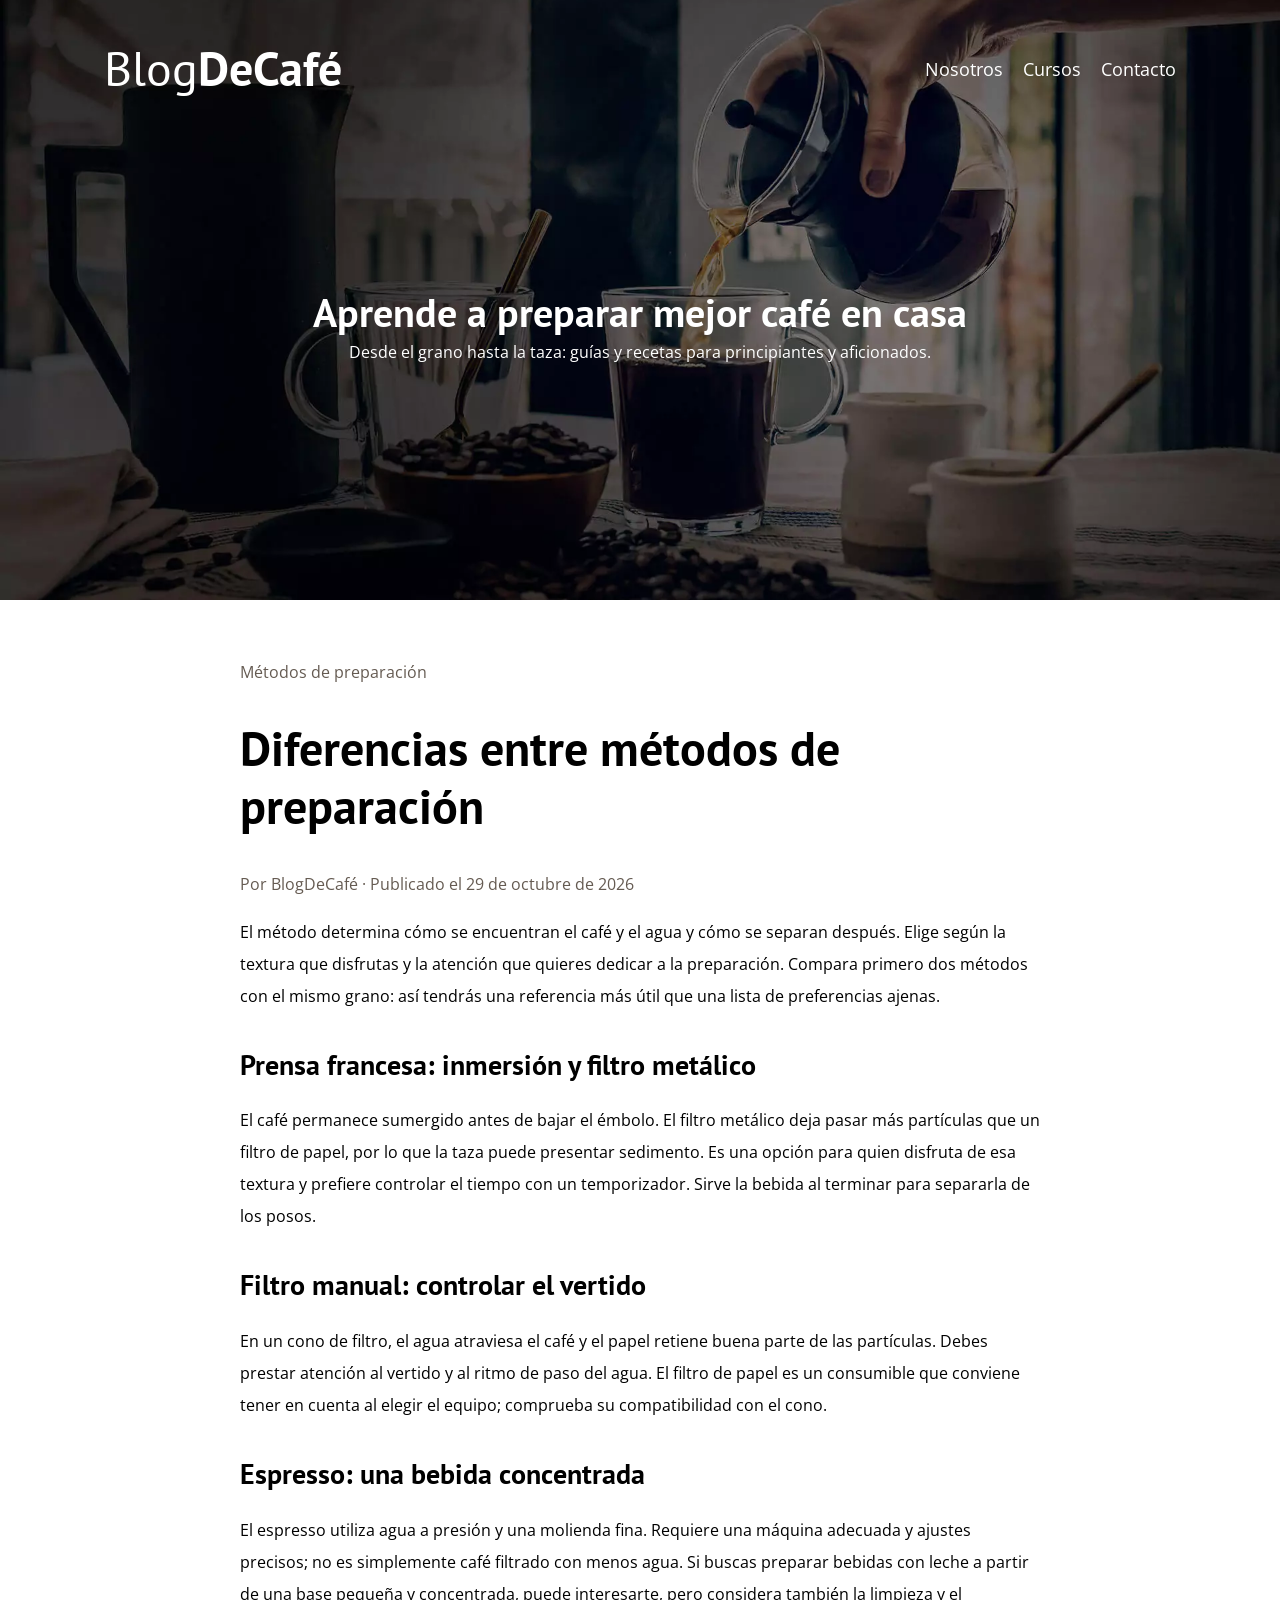
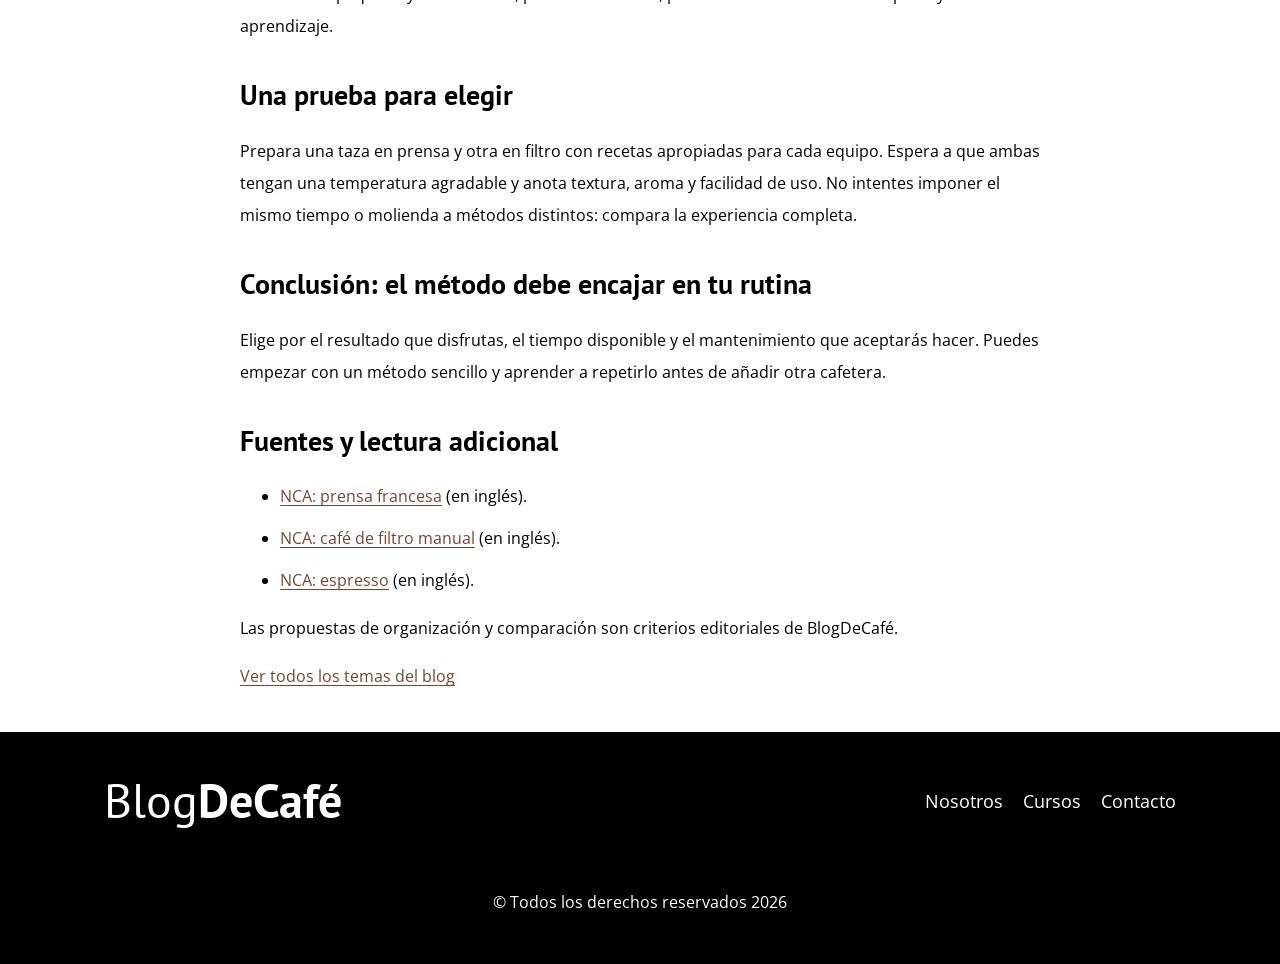
<file: metodos-de-cafe.html>
<!DOCTYPE html>
<html lang="es">

<head>
    <meta charset="UTF-8">
    <meta http-equiv="X-UA-Compatible" content="IE=edge">
    <meta name="viewport" content="width=device-width, initial-scale=1.0">
    <title>Diferencias entre métodos de preparación | BlogDeCafé</title>
    <meta name="description" content="Compara prensa francesa, filtro manual y espresso según textura, preparación y mantenimiento para elegir el método que mejor encaja en tu rutina.">
    <link rel="stylesheet" href="css/normalize.css">
    <link rel="preconnect" href="https://fonts.googleapis.com">
    <link rel="preconnect" href="https://fonts.gstatic.com" crossorigin>
    <link href="https://fonts.googleapis.com/css2?family=Open+Sans:ital,wght@0,400;0,600;0,700;1,400&family=PT+Sans:wght@400;700&display=swap" rel="stylesheet">
    <link rel="stylesheet" href="css/style.css">
</head>

<body>
    <header class="header">

        <div class="contenedor">
            <div class="barra">
                <a class="logo" href="index.html">
                    <p class="logo__nombre no-margin centrar-texto">Blog<span class="logo__bold">DeCafé</span></p>
                </a>

                <nav class="navegacion">
                    <a href="nosotros.html" class="navegacion__enlace">Nosotros</a>
                    <a href="cursos.html" class="navegacion__enlace">Cursos</a>
                    <a href="contacto.html" class="navegacion__enlace">Contacto</a>
                </nav>
            </div>
        </div>
        <div class="header__texto">
            <p class="header__promesa no-margin">Aprende a preparar mejor café en casa</p>
            <p class="no-margin">Desde el grano hasta la taza: guías y recetas para principiantes y aficionados.</p>

        </div>
    </header>

    <main class="contenedor lectura">
<article><header><p>Métodos de preparación</p><h1>Diferencias entre métodos de preparación</h1><p>Por BlogDeCafé · Publicado el <time datetime="2026-10-29">29 de octubre de 2026</time></p></header><p>El método determina cómo se encuentran el café y el agua y cómo se separan después. Elige según la textura que disfrutas y la atención que quieres dedicar a la preparación. Compara primero dos métodos con el mismo grano: así tendrás una referencia más útil que una lista de preferencias ajenas.</p><h2>Prensa francesa: inmersión y filtro metálico</h2><p>El café permanece sumergido antes de bajar el émbolo. El filtro metálico deja pasar más partículas que un filtro de papel, por lo que la taza puede presentar sedimento. Es una opción para quien disfruta de esa textura y prefiere controlar el tiempo con un temporizador. Sirve la bebida al terminar para separarla de los posos.</p><h2>Filtro manual: controlar el vertido</h2><p>En un cono de filtro, el agua atraviesa el café y el papel retiene buena parte de las partículas. Debes prestar atención al vertido y al ritmo de paso del agua. El filtro de papel es un consumible que conviene tener en cuenta al elegir el equipo; comprueba su compatibilidad con el cono.</p><h2>Espresso: una bebida concentrada</h2><p>El espresso utiliza agua a presión y una molienda fina. Requiere una máquina adecuada y ajustes precisos; no es simplemente café filtrado con menos agua. Si buscas preparar bebidas con leche a partir de una base pequeña y concentrada, puede interesarte, pero considera también la limpieza y el aprendizaje.</p><h2>Una prueba para elegir</h2><p>Prepara una taza en prensa y otra en filtro con recetas apropiadas para cada equipo. Espera a que ambas tengan una temperatura agradable y anota textura, aroma y facilidad de uso. No intentes imponer el mismo tiempo o molienda a métodos distintos: compara la experiencia completa.</p><h2>Conclusión: el método debe encajar en tu rutina</h2><p>Elige por el resultado que disfrutas, el tiempo disponible y el mantenimiento que aceptarás hacer. Puedes empezar con un método sencillo y aprender a repetirlo antes de añadir otra cafetera.</p><section aria-label="Fuentes"><h2>Fuentes y lectura adicional</h2><ul><li><a href="https://www.aboutcoffee.org/brewing/french-press-coffee/">NCA: prensa francesa</a> (en inglés).</li><li><a href="https://www.aboutcoffee.org/brewing/pour-over-coffee/">NCA: café de filtro manual</a> (en inglés).</li><li><a href="https://www.aboutcoffee.org/brewing/espresso/">NCA: espresso</a> (en inglés).</li></ul><p>Las propuestas de organización y comparación son criterios editoriales de BlogDeCafé.</p></section><a href="calendario.html">Ver todos los temas del blog</a></article>
    </main>


    <footer class="footer">
        <div class="contenedor">
            <div class="barra">
                <a class="logo" href="index.html">
                    <p class="logo__nombre no-margin centrar-texto">Blog<span class="logo__bold">DeCafé</span></p>
                </a>

                <nav class="navegacion">
                    <a href="nosotros.html" class="navegacion__enlace">Nosotros</a>
                    <a href="cursos.html" class="navegacion__enlace">Cursos</a>
                    <a href="contacto.html" class="navegacion__enlace">Contacto</a>
                </nav>
            </div>
        </div>
        <p>&copy; Todos los derechos reservados <span id="year"></span></p>
    </footer>

    <script src="js/app.js"></script>

</body>

</html>
</file>
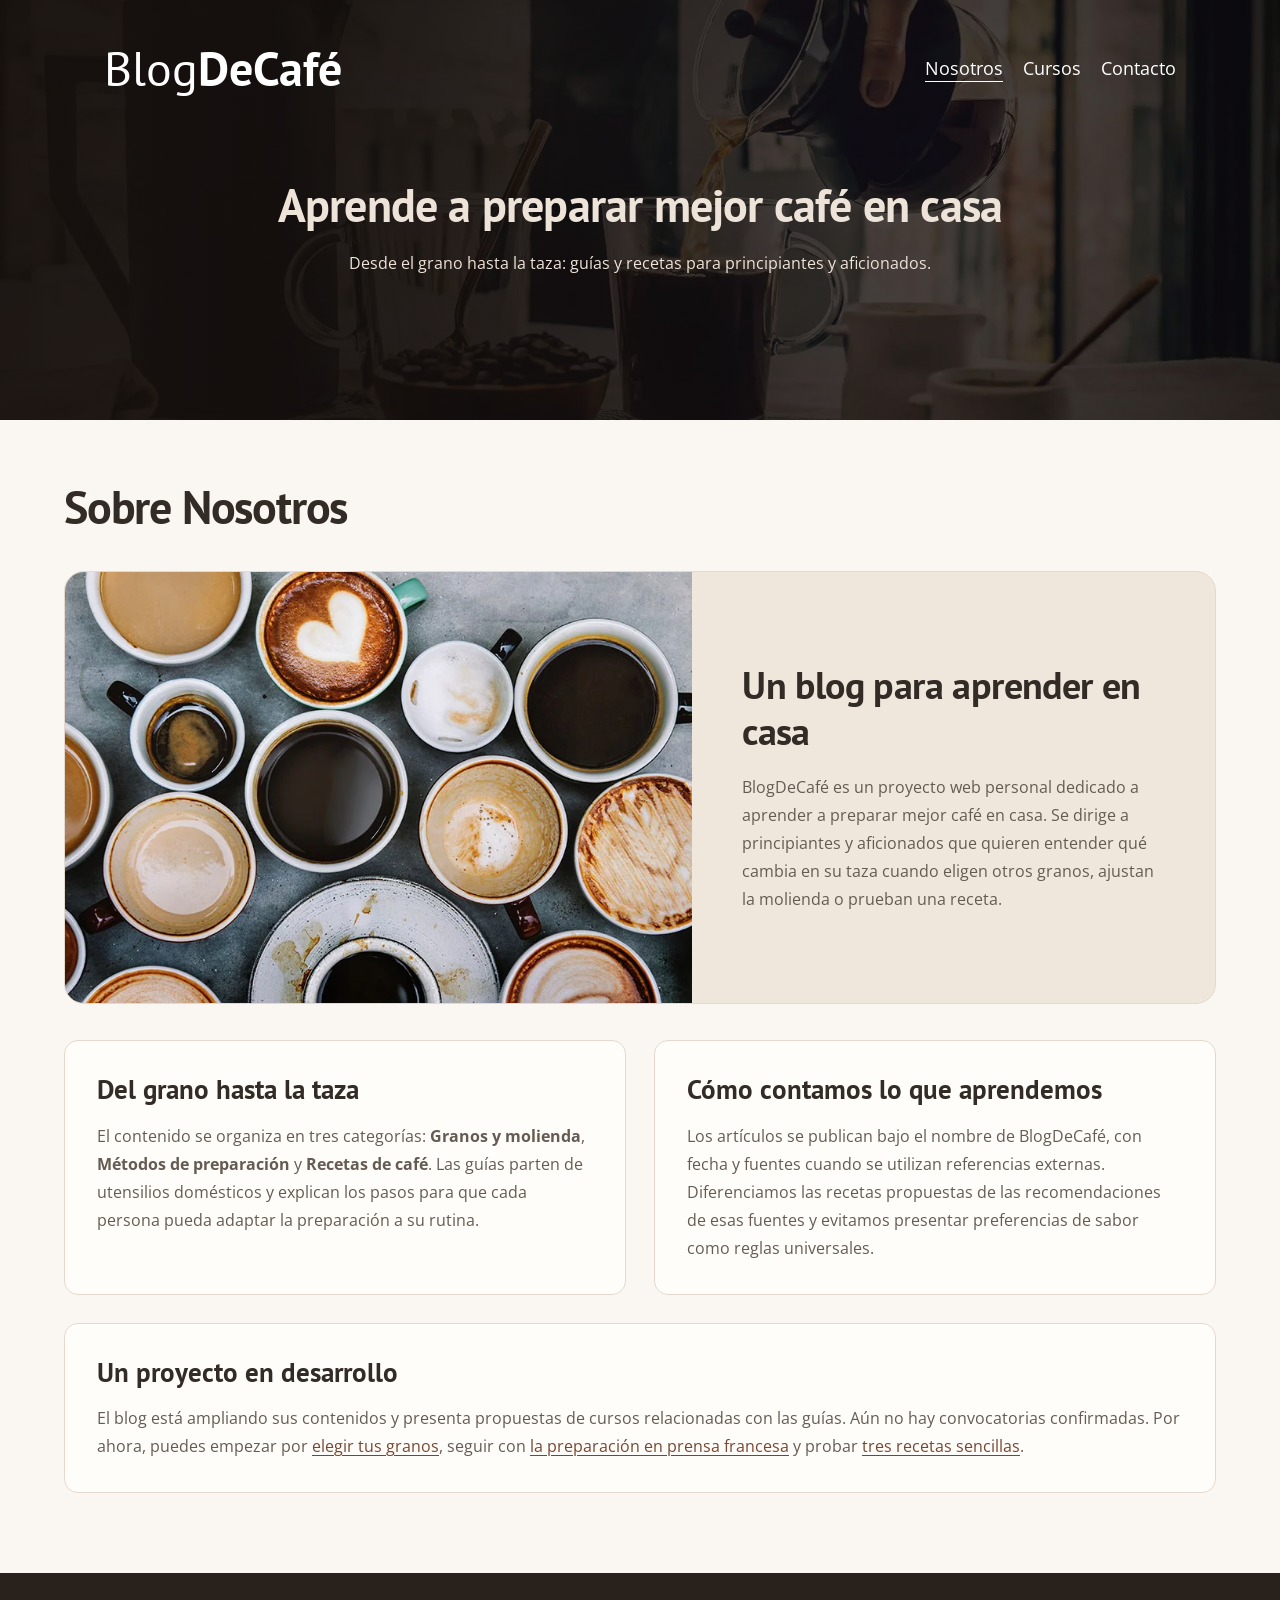
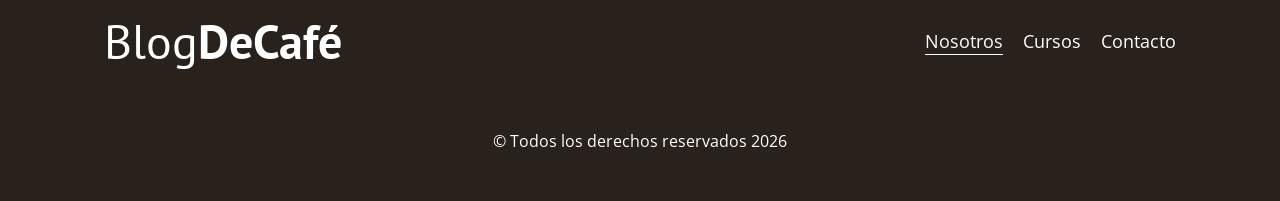
<file: nosotros.html>
<!DOCTYPE html>
<html lang="es">

<head>
    <meta charset="UTF-8">
    <meta http-equiv="X-UA-Compatible" content="IE=edge">
    <meta name="viewport" content="width=device-width, initial-scale=1.0">
    <title>Nosotros: un proyecto para aprender sobre café | BlogDeCafé</title>
    <meta name="description" content="Conoce BlogDeCafé, un proyecto personal para principiantes y aficionados al café en casa: nuestros temas, enfoque y forma de compartir lo aprendido.">
    <link rel="stylesheet" href="css/normalize.css">
    <link rel="preconnect" href="https://fonts.googleapis.com">
    <link rel="preconnect" href="https://fonts.gstatic.com" crossorigin>
    <link href="https://fonts.googleapis.com/css2?family=Open+Sans:ital,wght@0,400;0,600;0,700;1,400&family=PT+Sans:wght@400;700&display=swap" rel="stylesheet">
    <link rel="stylesheet" href="css/style.css">
</head>

<body class="pagina-nosotros">
    <header class="header">

        <div class="contenedor">
            <div class="barra">
                <a class="logo" href="index.html">
                    <p class="logo__nombre no-margin centrar-texto">Blog<span class="logo__bold">DeCafé</span></p>
                </a>

                <nav class="navegacion">
                    <a href="nosotros.html" class="navegacion__enlace" aria-current="page">Nosotros</a>
                    <a href="cursos.html" class="navegacion__enlace">Cursos</a>
                    <a href="contacto.html" class="navegacion__enlace">Contacto</a>
                </nav>
            </div>
        </div>
        <div class="header__texto">
            <p class="header__promesa no-margin">Aprende a preparar mejor café en casa</p>
            <p class="no-margin">Desde el grano hasta la taza: guías y recetas para principiantes y aficionados.</p>

        </div>
    </header>

    <main class="contenedor nosotros-contenido">
        <header class="nosotros-titulo"><h1>Sobre Nosotros</h1></header>
        <section class="nosotros-presentacion" aria-labelledby="nosotros-introduccion">
            <div class="nosotros-presentacion__imagen">
                <picture><source srcset="media/images/nosotros.webp" type="image/webp"><img src="media/images/nosotros.jpg" alt="Tazas de café negro y con leche vistas desde arriba" width="800" height="550" loading="eager" decoding="async"></picture>
            </div>
            <div class="nosotros-presentacion__texto">
                <h2 id="nosotros-introduccion">Un blog para aprender en casa</h2><p>BlogDeCafé es un proyecto web personal dedicado a aprender a preparar mejor café en casa. Se dirige a principiantes y aficionados que quieren entender qué cambia en su taza cuando eligen otros granos, ajustan la molienda o prueban una receta.</p>
            </div>
        </section>
        <div class="nosotros-detalles">
            <section class="nosotros-detalle" aria-labelledby="nosotros-tema-0"><h2 id="nosotros-tema-0">Del grano hasta la taza</h2><p>El contenido se organiza en tres categorías: <strong>Granos y molienda</strong>, <strong>Métodos de preparación</strong> y <strong>Recetas de café</strong>. Las guías parten de utensilios domésticos y explican los pasos para que cada persona pueda adaptar la preparación a su rutina.</p></section>
            <section class="nosotros-detalle" aria-labelledby="nosotros-tema-1"><h2 id="nosotros-tema-1">Cómo contamos lo que aprendemos</h2><p>Los artículos se publican bajo el nombre de BlogDeCafé, con fecha y fuentes cuando se utilizan referencias externas. Diferenciamos las recetas propuestas de las recomendaciones de esas fuentes y evitamos presentar preferencias de sabor como reglas universales.</p></section>
            <section class="nosotros-detalle" aria-labelledby="nosotros-tema-2"><h2 id="nosotros-tema-2">Un proyecto en desarrollo</h2><p>El blog está ampliando sus contenidos y presenta propuestas de cursos relacionadas con las guías. Aún no hay convocatorias confirmadas. Por ahora, puedes empezar por <a href="granos-de-cafe.html">elegir tus granos</a>, seguir con <a href="entrada.html">la preparación en prensa francesa</a> y probar <a href="recetas-de-cafe.html">tres recetas sencillas</a>.</p></section>
        </div>
    </main>


    <footer class="footer">
        <div class="contenedor">
            <div class="barra">
                <a class="logo" href="index.html">
                    <p class="logo__nombre no-margin centrar-texto">Blog<span class="logo__bold">DeCafé</span></p>
                </a>

                <nav class="navegacion">
                    <a href="nosotros.html" class="navegacion__enlace" aria-current="page">Nosotros</a>
                    <a href="cursos.html" class="navegacion__enlace">Cursos</a>
                    <a href="contacto.html" class="navegacion__enlace">Contacto</a>
                </nav>
            </div>
        </div>
        <p>&copy; Todos los derechos reservados <span id="year"></span></p>
    </footer>

    <script src="js/app.js"></script>

</body>

</html>
</file>
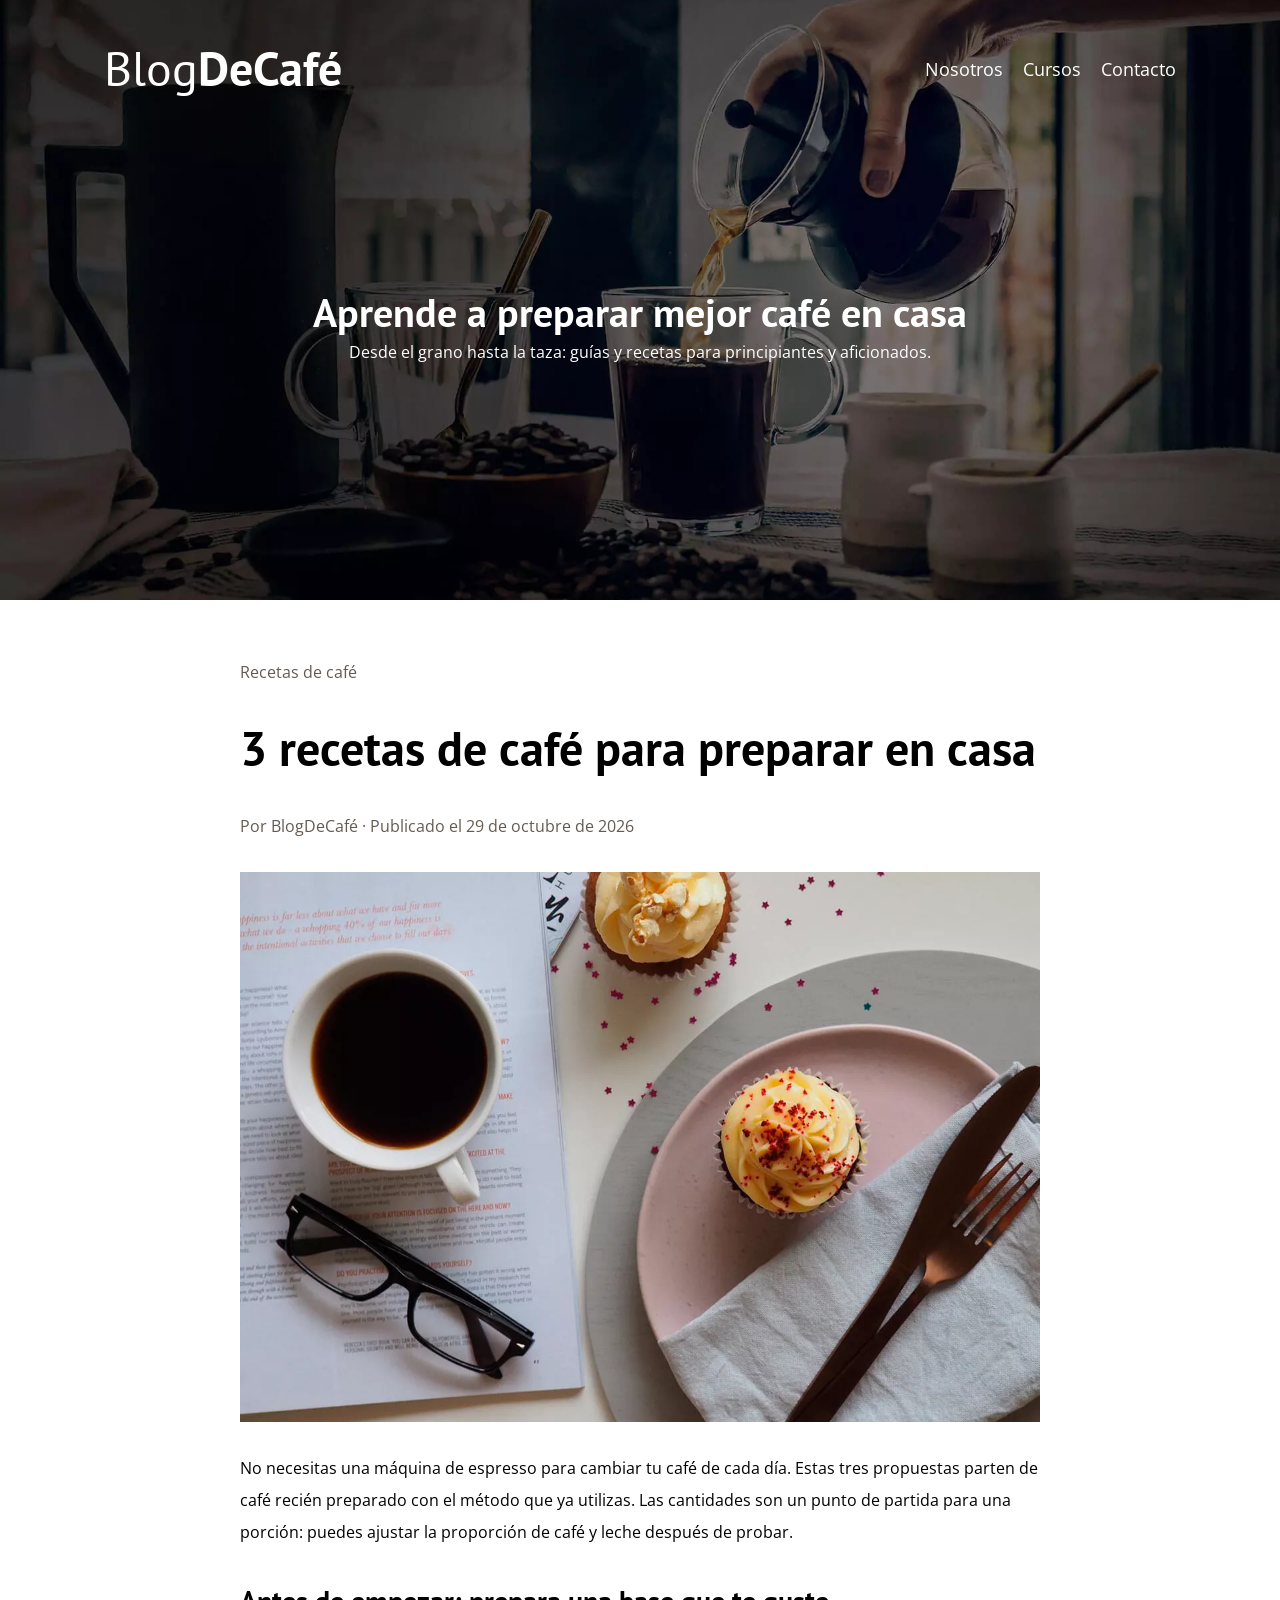
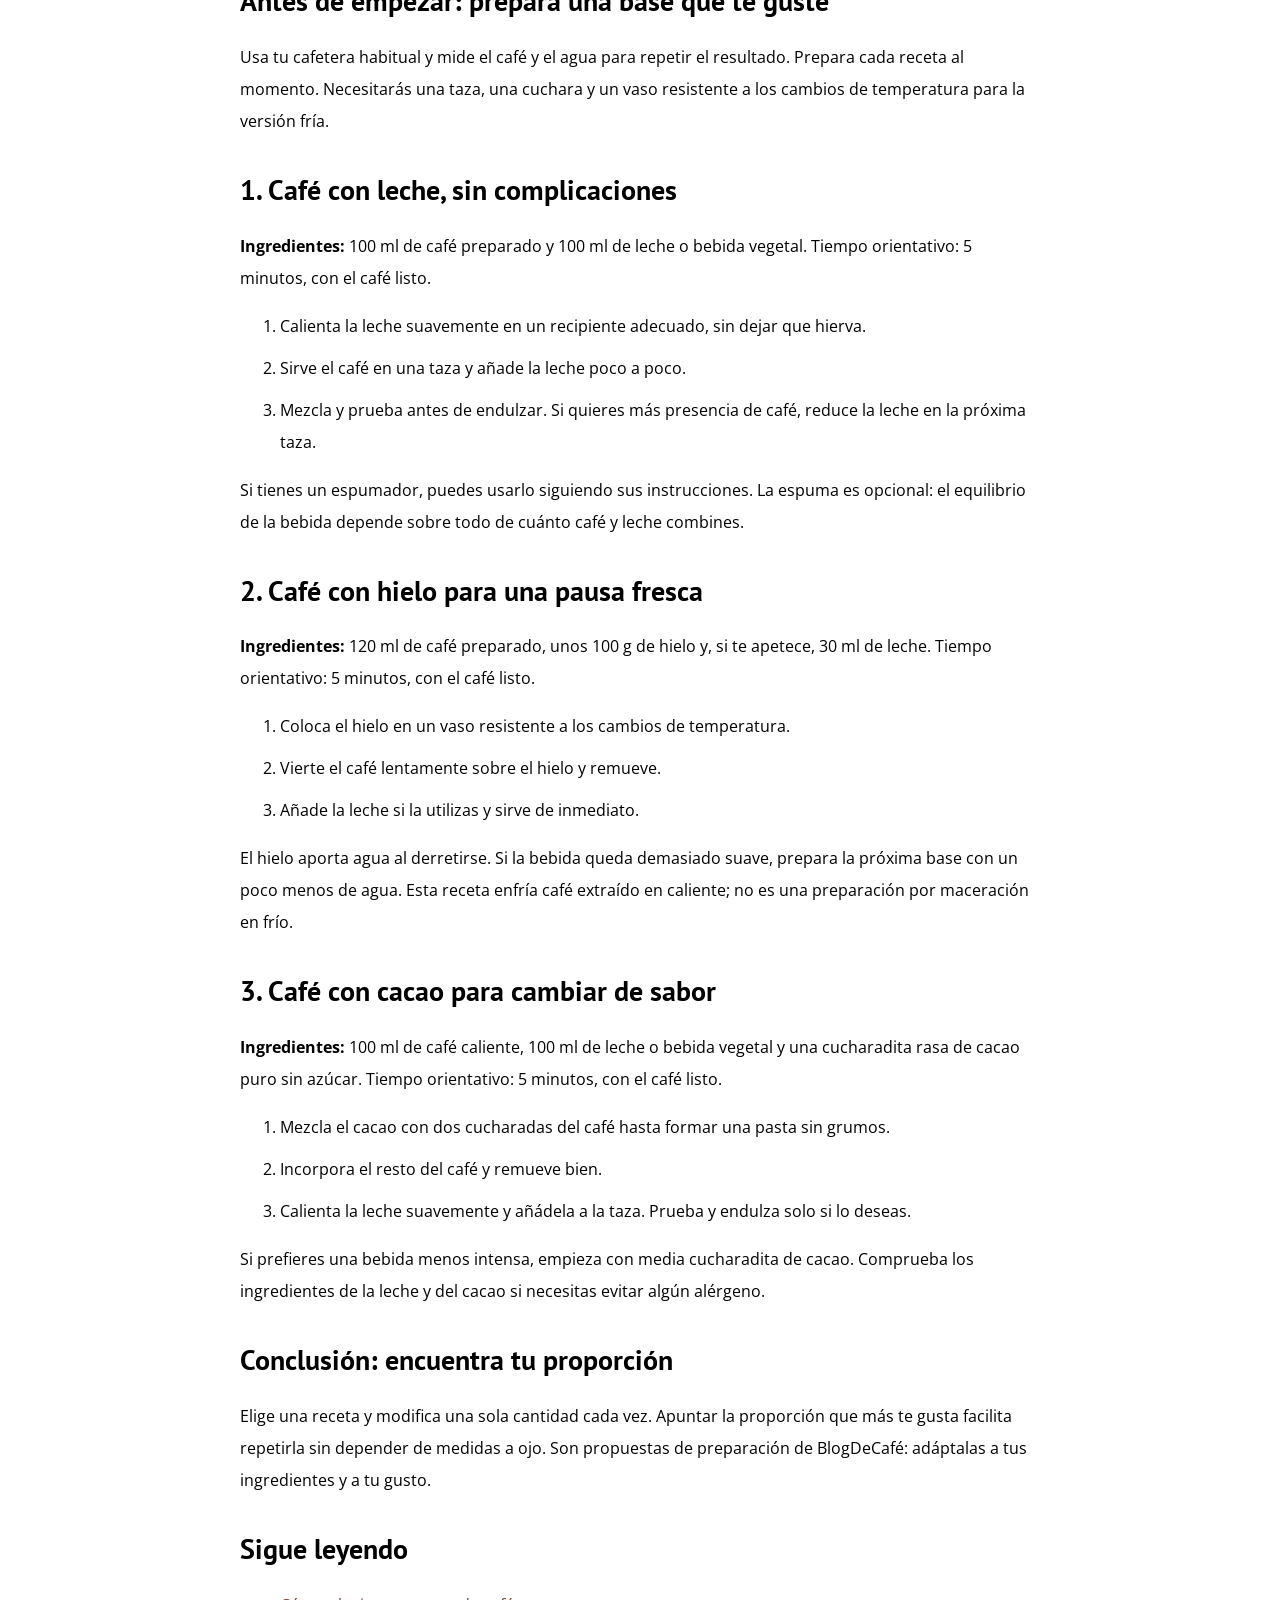
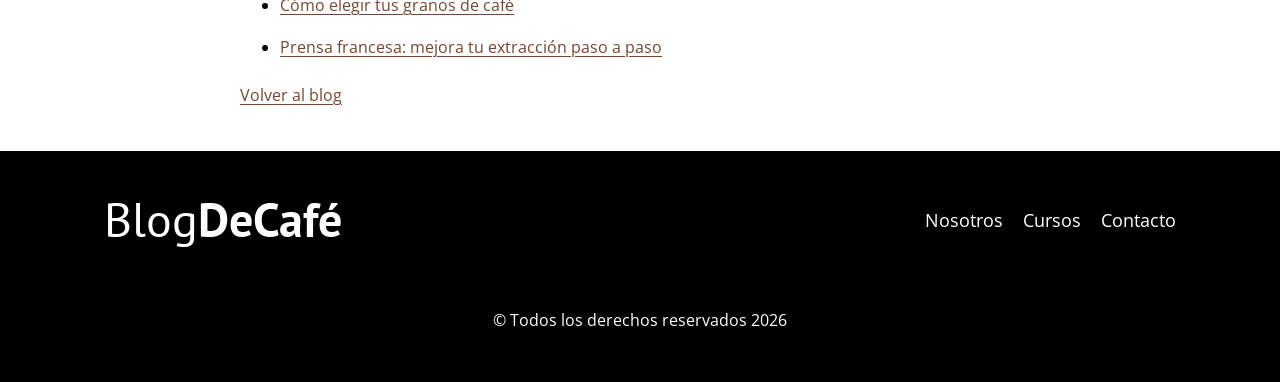
<file: recetas-de-cafe.html>
<!DOCTYPE html>
<html lang="es">

<head>
    <meta charset="UTF-8">
    <meta http-equiv="X-UA-Compatible" content="IE=edge">
    <meta name="viewport" content="width=device-width, initial-scale=1.0">
    <title>3 recetas de café para preparar en casa | BlogDeCafé</title>
    <meta name="description" content="Café con leche, café con hielo y una versión con cacao: tres recetas sencillas con cantidades y pasos para empezar.">
    <link rel="stylesheet" href="css/normalize.css">
    <link rel="preconnect" href="https://fonts.googleapis.com">
    <link rel="preconnect" href="https://fonts.gstatic.com" crossorigin>
    <link href="https://fonts.googleapis.com/css2?family=Open+Sans:ital,wght@0,400;0,600;0,700;1,400&family=PT+Sans:wght@400;700&display=swap" rel="stylesheet">
    <link rel="stylesheet" href="css/style.css">
</head>

<body>
    <header class="header">

        <div class="contenedor">
            <div class="barra">
                <a class="logo" href="index.html">
                    <p class="logo__nombre no-margin centrar-texto">Blog<span class="logo__bold">DeCafé</span></p>
                </a>

                <nav class="navegacion">
                    <a href="nosotros.html" class="navegacion__enlace">Nosotros</a>
                    <a href="cursos.html" class="navegacion__enlace">Cursos</a>
                    <a href="contacto.html" class="navegacion__enlace">Contacto</a>
                </nav>
            </div>
        </div>
        <div class="header__texto">
            <p class="header__promesa no-margin">Aprende a preparar mejor café en casa</p>
            <p class="no-margin">Desde el grano hasta la taza: guías y recetas para principiantes y aficionados.</p>

        </div>
    </header>

    <main class="contenedor lectura">
        <article>
            <header>
                <p>Recetas de café</p>
                <h1>3 recetas de café para preparar en casa</h1>
                <p>Por <span rel="author">BlogDeCafé</span> · Publicado el <time datetime="2026-10-29">29 de octubre de 2026</time></p>
            </header>
            <picture><source srcset="media/images/blog2.webp" type="image/webp"><img src="media/images/blog2.jpg" alt="Taza de café negro junto a dos magdalenas sobre una mesa" width="1200" height="825" loading="eager" decoding="async"></picture>
            
<p>No necesitas una máquina de espresso para cambiar tu café de cada día. Estas tres propuestas parten de café recién preparado con el método que ya utilizas. Las cantidades son un punto de partida para una porción: puedes ajustar la proporción de café y leche después de probar.</p>
<h2>Antes de empezar: prepara una base que te guste</h2>
<p>Usa tu cafetera habitual y mide el café y el agua para repetir el resultado. Prepara cada receta al momento. Necesitarás una taza, una cuchara y un vaso resistente a los cambios de temperatura para la versión fría.</p>
<h2>1. Café con leche, sin complicaciones</h2>
<p><strong>Ingredientes:</strong> 100 ml de café preparado y 100 ml de leche o bebida vegetal. Tiempo orientativo: 5 minutos, con el café listo.</p>
<ol><li>Calienta la leche suavemente en un recipiente adecuado, sin dejar que hierva.</li><li>Sirve el café en una taza y añade la leche poco a poco.</li><li>Mezcla y prueba antes de endulzar. Si quieres más presencia de café, reduce la leche en la próxima taza.</li></ol>
<p>Si tienes un espumador, puedes usarlo siguiendo sus instrucciones. La espuma es opcional: el equilibrio de la bebida depende sobre todo de cuánto café y leche combines.</p>
<h2>2. Café con hielo para una pausa fresca</h2>
<p><strong>Ingredientes:</strong> 120 ml de café preparado, unos 100 g de hielo y, si te apetece, 30 ml de leche. Tiempo orientativo: 5 minutos, con el café listo.</p>
<ol><li>Coloca el hielo en un vaso resistente a los cambios de temperatura.</li><li>Vierte el café lentamente sobre el hielo y remueve.</li><li>Añade la leche si la utilizas y sirve de inmediato.</li></ol>
<p>El hielo aporta agua al derretirse. Si la bebida queda demasiado suave, prepara la próxima base con un poco menos de agua. Esta receta enfría café extraído en caliente; no es una preparación por maceración en frío.</p>
<h2>3. Café con cacao para cambiar de sabor</h2>
<p><strong>Ingredientes:</strong> 100 ml de café caliente, 100 ml de leche o bebida vegetal y una cucharadita rasa de cacao puro sin azúcar. Tiempo orientativo: 5 minutos, con el café listo.</p>
<ol><li>Mezcla el cacao con dos cucharadas del café hasta formar una pasta sin grumos.</li><li>Incorpora el resto del café y remueve bien.</li><li>Calienta la leche suavemente y añádela a la taza. Prueba y endulza solo si lo deseas.</li></ol>
<p>Si prefieres una bebida menos intensa, empieza con media cucharadita de cacao. Comprueba los ingredientes de la leche y del cacao si necesitas evitar algún alérgeno.</p>
<h2>Conclusión: encuentra tu proporción</h2>
<p>Elige una receta y modifica una sola cantidad cada vez. Apuntar la proporción que más te gusta facilita repetirla sin depender de medidas a ojo. Son propuestas de preparación de BlogDeCafé: adáptalas a tus ingredientes y a tu gusto.</p>

            <nav aria-label="Más artículos">
                <h2>Sigue leyendo</h2>
                <ul><li><a href="granos-de-cafe.html">Cómo elegir tus granos de café</a></li><li><a href="entrada.html">Prensa francesa: mejora tu extracción paso a paso</a></li></ul>
                <a href="index.html#blog">Volver al blog</a>
            </nav>
        </article>
    </main>


    <footer class="footer">
        <div class="contenedor">
            <div class="barra">
                <a class="logo" href="index.html">
                    <p class="logo__nombre no-margin centrar-texto">Blog<span class="logo__bold">DeCafé</span></p>
                </a>

                <nav class="navegacion">
                    <a href="nosotros.html" class="navegacion__enlace">Nosotros</a>
                    <a href="cursos.html" class="navegacion__enlace">Cursos</a>
                    <a href="contacto.html" class="navegacion__enlace">Contacto</a>
                </nav>
            </div>
        </div>
        <p>&copy; Todos los derechos reservados <span id="year"></span></p>
    </footer>

    <script src="js/app.js"></script>

</body>

</html>
</file>
<file: css/style.css>
:root {
  --imagen-banner: url(../media/images/banner.jpg);
  --imagen-contacto: url(../media/images/contacto.jpg);
  --fuenteHeading: "PT Sans", sans-serif;

  --fuenteParrafos: "Open Sans", sans-serif;

  --primario: #784d3c;
  --gris: #e5e7e9;
  --blanco: #fff;
  --negro: #000000;
}

html {
  box-sizing: border-box;
  font-size: 62.5%;
}

*,
*::before,
*::after {
  box-sizing: inherit;
}

body {
  font-family: var(--fuenteParrafos);
  font-size: 1.6rem;
  line-height: 2;
}

.contenedor {
  width: min(90%, 120rem);
  margin: 0 auto;
}

a {
  text-decoration: none;
}

h1,
h2,
h3,
h4 {
  font-family: var(--fuenteHeading);
  line-height: 1.2;
}

h1 {
  font-size: 4.8rem;
}

h2 {
  font-size: 4rem;
}

h3 {
  font-size: 3.2rem;
}

h4 {
  font-size: 2.8rem;
}

img {
  max-width: 100%;
  height: auto;
}

.no-margin {
  margin: 0;
}

.no-padding {
  padding: 0;
}

.centrar-texto {
  text-align: center;
}

.header {
  height: 60rem;
  background-image: var(--imagen-banner);
  background-size: cover;
  background-repeat: no-repeat;
  background-position: center center;
}

.header__texto {
  text-align: center;
  color: var(--blanco);
  margin-top: 5rem;
}

@media (min-width: 768px) {
  .header__texto {
    margin-top: 15rem;
  }
}

.barra {
  padding: 4rem 0;
}
@media (min-width: 768px) {
  .barra {
    display: flex;
    justify-content: space-between;
    align-items: center;
    margin: 0 4rem;
  }
}

.logo {
  color: var(--blanco);
}

.logo__nombre {
  font-family: var(--fuenteHeading);
  font-size: 4.8rem;
  line-height: 1.2;
  font-weight: 400;
}

.logo__bold {
  font-weight: 700;
}
@media (min-width: 768px) {
  .navegacion {
    display: flex;
    gap: 2rem;
  }
}
.navegacion__enlace {
  display: block;
  text-align: center;
  font-size: 1.8rem;
  color: var(--blanco);
}

@media (min-width: 768px) {
  .contenido-principal {
    display: grid;
    grid-template-columns: 2fr 1fr;
    column-gap: 4rem;
  }
}

.entrada {
  border-bottom: 1px solid var(--gris);
  margin-bottom: 2rem;
}

.entrada:last-of-type {
  border: none;
  margin-bottom: 0;
}

.boton {
  display: block;
  font-family: var(--fuenteHeading);
  color: var(--blanco);
  text-align: center;
  padding: 1rem 3rem;
  font-size: 1.8rem;
  text-transform: uppercase;
  font-weight: 700;
  margin-bottom: 2rem;
  border: none;
}

@media (min-width: 768px) {
  .boton {
    display: inline-block;
  }
}

.boton:hover {
  cursor: pointer;
}

.boton--primario {
  background-color: var(--negro);
}

.boton--secundario {
  background-color: var(--primario);
}

.cursos {
  list-style: none;
}

.widget-curso {
  border-bottom: 1px solid var(--gris);
  margin-bottom: 2rem;
}

.widget-curso:last-of-type {
  border: none;
  margin-bottom: 0;
}
.widget-cursos__label {
  font-family: var(--fuenteHeading);
  font-weight: 700;
}

.widget-cursos__info {
  font-weight: 400;
}
.widget-cursos__label,
.widget-cursos__info {
  font-size: 2rem;
}

.footer {
  background-color: var(--negro);
  padding-bottom: 3rem;
  margin-top: 4rem;
}

.footer p{
  color: var(--blanco);
  text-align: center;
}

@media (min-width: 768px) {
  .sobre-nosotros {
    display: grid;
    grid-template-columns: repeat(2, 1fr);
    column-gap: 2rem;
  }
}

/*Nuestros Cursos*/

.curso {
  padding: 3rem;
  border-bottom: 1px solid var(--gris);
}

@media (min-width: 768px) {
  .curso {
    display: grid;
    grid-template-columns: 1fr 2fr;
    column-gap: 2rem;
  }
}
.curso:last-of-type {
  border: none;
}

.cursos__label {
  font-family: var(--fuenteHeading);
  font-weight: 700;
}

.cursos__info {
  font-weight: 400;
}
.cursos__label,
.cursos__info {
  font-size: 2rem;
}

.contacto-bg {
  background-image: var(--imagen-contacto);
  background-size: cover;
  background-repeat: no-repeat;
  background-position: center center;
  height: 40rem;
}

.formulario {
  background-color: var(--blanco);
  margin: -5rem auto 0 auto;
  padding: 5rem;
  width: 95%;
}

.campo {
  display: flex;
  margin-bottom: 2rem;
}

.campo__label {
  flex: 0 0 9rem;
  text-align: right;
  padding-right: 2rem;
}

.campo__field {
  flex: 1;
  border: 1px solid var(--gris);
}

.campo__field--textarea {
  height: 20rem;
}

/* Portada: paleta cálida y jerarquía editorial. */
.inicio {
  --primario: #774632;
  background: #faf7f2;
  color: #322b26;
  line-height: 1.75;
}
.inicio *, .inicio *::before, .inicio *::after { box-sizing: border-box; }
.inicio .contenedor { width: min(90%, 116rem); }
.inicio .footer > .contenedor { width: min(94%, 144rem); }
.inicio .editorial-etiqueta { font-size: 1.15rem; font-weight: 700; text-transform: uppercase; letter-spacing: .18rem; color: #774632; margin: 0 0 1.6rem; }
.inicio .contenido-principal { padding-top: 7rem; gap: 5rem; align-items: start; }
.inicio .blog > h1 { margin: 0 0 2rem; font-size: clamp(3.2rem, 4vw, 4.6rem); letter-spacing: -.12rem; }
.inicio .blog > p:not(.editorial-etiqueta) { color: #655b52; margin: 0 0 3rem; }
.inicio .temas-editoriales { margin-bottom: 4rem; padding: 2.4rem; border: 1px solid #e5d9cd; border-radius: 1.2rem; background: #f1eae1; }
.inicio .temas-editoriales h2 { font-size: 2rem; margin: 0 0 1.2rem; }
.inicio .temas-editoriales ul { margin: 0; padding-left: 2rem; color: #655b52; font-size: 1.4rem; }
.inicio .temas-editoriales li + li { margin-top: .8rem; }
.inicio .entrada { background: #fffdf9; border: 1px solid #cbb5a2; border-radius: 1.6rem; overflow: hidden; margin-bottom: 4rem; box-shadow: 0 .6rem 2rem rgba(67, 43, 28, .07); }
.inicio .entrada__imagen img { width: 100%; aspect-ratio: 16 / 9; object-fit: cover; display: block; }
.inicio .entrada__contenido { padding: 2.8rem; }
.inicio .entrada__contenido h2 { font-size: 2.7rem; letter-spacing: -.05rem; }
.inicio .entrada__contenido p { color: #655b52; }
.inicio .boton { display: inline-flex; align-items: center; justify-content: center; gap: 1.5rem; border-radius: .6rem; padding: 1.2rem 2rem; font-size: 1.4rem; text-transform: none; line-height: 1.5; margin-bottom: 0; transition: background-color .15s ease; }
.inicio .boton--primario { background: #322b26; }
.inicio .boton:hover { background: #583727; color: #fff; }
.inicio a:focus-visible { outline: 3px solid #b46f35; outline-offset: 5px; }
.inicio .sidebar { padding: 3rem; background: #efe7dc; border: 1px solid #e5d9cd; border-radius: 1.6rem; }
.inicio .sidebar > h2 { font-size: 2.7rem; margin: 0 0 2.8rem; }
.inicio .sidebar h3 { font-size: 2.2rem; }
.inicio .cursos { margin: 0; }
.inicio .widget-curso { border-color: #d8c8b7; padding-bottom: 2.8rem; margin-bottom: 2.8rem; }
.inicio .widget-curso:last-child { padding-bottom: 0; margin-bottom: 0; }
.inicio .widget-cursos__label, .inicio .widget-cursos__info { font-size: 1.5rem; }
.inicio .widget-cursos__label { margin: 1.2rem 0; }
.inicio .sidebar .boton { margin-top: 1rem; }
.inicio .footer { margin-top: 8rem; background: #28211c; padding: 1.6rem 0 2.4rem; }
.inicio .footer > p { font-size: 1.2rem; color: #c9bcae; margin: 1rem 0 0; }
@media (min-width: 768px) { .inicio .contenido-principal { grid-template-columns: minmax(0, 1fr) 32rem; } }
@media (max-width: 767px) {
  .inicio .contenido-principal { padding-top: 4rem; }
  .inicio .entrada__contenido, .inicio .sidebar { padding: 2.2rem; }
  .inicio .sidebar { margin-top: 4rem; }
  .inicio .footer { margin-top: 4rem; }
}
@media (prefers-reduced-motion: reduce) { .inicio .boton { transition: none; } }

/* Lectura de los artículos individuales. */
.lectura { max-width: 80rem; padding-top: 4rem; }
.lectura h1 { font-size: clamp(3.2rem, 5vw, 4.8rem); }
.lectura h2 { font-size: 2.8rem; margin-top: 3.6rem; }
.lectura article > img { display: block; width: 100%; height: auto; margin: 3rem 0; }
.lectura article > header > p { color: #655b52; }
.lectura a { color: #774632; text-decoration: underline; text-underline-offset: .3rem; }
.lectura a:focus-visible { outline: 3px solid #774632; outline-offset: 4px; }
.lectura li + li { margin-top: 1rem; }

.aviso-ejemplo { background: #f1eae1; border-left: .4rem solid #774632; padding: 1.6rem 2rem; }
.lectura dd { margin: .4rem 0 2rem; }
.lectura .boton { color: #fff; text-decoration: none; }
.calendario-editorial { padding: 0; list-style: none; display: grid; gap: 3rem; margin: 3rem 0; }
.calendario-editorial li { padding: 0; border: 1px solid #d8c8b8; border-radius: 1.4rem; overflow: hidden; background: #fffdf9; }
.lectura .calendario-editorial li + li { margin-top: 0; }
.calendario-editorial__imagen { display: block; }
.calendario-editorial__imagen img { display: block; width: 100%; height: auto; aspect-ratio: 16 / 9; object-fit: cover; }
.calendario-editorial__contenido { padding: clamp(2rem, 4vw, 3rem); }
.calendario-editorial__contenido h2 { margin: 0 0 1.6rem; }
.calendario-editorial__contenido p:last-child { margin-bottom: 0; }
@media (max-width: 600px) {
  #consulta .campo { flex-direction: column; }
  #consulta .campo__label { flex: auto; text-align: left; }
  #consulta.formulario { padding: 2rem; }
  #consulta .campo__field { width: 100%; min-width: 0; }
}

/* Catálogo y fichas de formación. */
.formacion {
  --primario: #774632;
  background: #faf7f2;
  color: #322b26;
  line-height: 1.75;
}
.formacion *, .formacion *::before, .formacion *::after { box-sizing: border-box; }
.pagina-contacto > .header,
.inicio > .header,
.formacion > .header {
  height: auto;
  min-height: 42rem;
  background-image: linear-gradient(90deg, rgba(26, 19, 15, .85), rgba(26, 19, 15, .4)), var(--imagen-banner);
}
.pagina-contacto .header__texto,
.inicio .header__texto,
.formacion .header__texto { margin: 4rem auto 0; padding: 0 5% 6rem; max-width: 96rem; }
.pagina-contacto .header__texto .header__promesa,
.inicio .header__texto .header__promesa,
.formacion .header__texto .header__promesa { font-size: clamp(3rem, 4vw, 4.6rem); letter-spacing: -.08rem; }
.pagina-contacto .header__texto p,
.inicio .header__texto > *,
.formacion .header__texto p { margin-top: 1.6rem; color: #eee3d8; }
.navegacion__enlace[aria-current="page"] { text-decoration: underline; text-underline-offset: .6rem; }
.formacion main a:focus-visible { outline: 3px solid #a56b3f; outline-offset: 5px; }
.formacion .boton {
  display: inline-flex;
  align-items: center;
  justify-content: center;
  min-height: 4.8rem;
  padding: 1.3rem 2rem;
  margin: 0;
  border-radius: .7rem;
  font-size: 1.5rem;
  line-height: 1.5;
  text-transform: none;
  color: #fff;
  text-decoration: none;
}
.formacion .boton:hover { background: #583727; }
.formacion .catalogo, .formacion .ficha-curso { padding-top: 6rem; padding-bottom: 2rem; }
.catalogo__titulo { max-width: 72rem; margin-bottom: 3.6rem; }
.catalogo__titulo h1, .contacto-titulo { font-size: clamp(3.2rem, 4vw, 4.6rem); letter-spacing: -.12rem; margin: 0; }
.contacto-titulo { margin-bottom: clamp(3.6rem, 5vw, 6rem); }
.contacto-contenido { padding-top: 6rem; }
@media (max-width: 767px) { .contacto-contenido { padding-top: 3.6rem; } }
.catalogo__rejilla { display: grid; grid-template-columns: repeat(3, minmax(0, 1fr)); gap: 2.8rem; }
.formacion .curso {
  padding: 0;
  display: flex;
  flex-direction: column;
  background: #fffdf9;
  border: 1px solid #e5d9cd;
  border-radius: 1.6rem;
  overflow: hidden;
}
.formacion .curso__imagen img { display: block; width: 100%; aspect-ratio: 4 / 3; object-fit: cover; }
.formacion .curso__informacion { display: flex; flex-direction: column; align-items: flex-start; flex: 1; padding: 2.6rem; }
.formacion .curso__informacion h2 { font-size: 2.6rem; letter-spacing: -.04rem; }
.formacion .curso__estado { font-size: 1.2rem; color: #6b4934; background: #f1e8db; border-radius: .5rem; padding: .6rem 1rem; margin: 1.6rem 0 0; }
.formacion .curso__descripcion { font-size: 1.5rem; color: #655b52; }
.formacion .curso__resumen { font-size: 1.4rem; line-height: 1.9; border-top: 1px solid #e8dfd5; padding-top: 1.8rem; width: 100%; margin: auto 0 2.4rem; }
.formacion .curso__informacion .boton { width: 100%; }
.ficha-curso__presentacion { display: grid; grid-template-columns: 1fr 1fr; background: #efe7dc; border: 1px solid #e5d9cd; border-radius: 2rem; overflow: hidden; }
.ficha-curso__imagen img { display: block; width: 100%; height: 100%; min-height: 36rem; object-fit: cover; }
.ficha-curso__introduccion { align-self: center; padding: clamp(2.4rem, 4vw, 5rem); }
.ficha-curso__introduccion h1 { margin: 0 0 2rem; font-size: clamp(3.2rem, 3.8vw, 4.8rem); letter-spacing: -.1rem; }
.ficha-curso__introduccion p { color: #655b52; margin: 0; }
.ficha-curso__columnas { display: grid; grid-template-columns: minmax(0, 1fr) 33rem; gap: 3.6rem; margin-top: 3.6rem; align-items: start; }
.ficha-curso__datos { display: grid; grid-template-columns: repeat(2, minmax(0, 1fr)); gap: 0 2.8rem; margin: 0; padding: 1rem 3rem; background: #fffdf9; border: 1px solid #e5d9cd; border-radius: 1.4rem; }
.ficha-curso__dato { padding: 2rem 0; border-bottom: 1px solid #e8dfd5; min-width: 0; }
.ficha-curso__dato:last-child { grid-column: 1 / -1; border-bottom: none; }
.ficha-curso__dato dt { font-size: 1.25rem; color: #774632; }
.ficha-curso__dato dd { margin: .8rem 0 0; font-size: 1.5rem; }
.ficha-curso__bloque { margin-top: 3rem; padding: 0 1rem; }
.ficha-curso__bloque h2 { font-size: 2.7rem; margin: 0 0 1.2rem; }
.ficha-curso__bloque p { color: #655b52; margin: 0; }
.ficha-curso__consulta { background: #efe7dc; border: 1px solid #e5d9cd; border-radius: 1.4rem; padding: 2.8rem; }
.ficha-curso__consulta h2 { margin: 0 0 1.6rem; font-size: 2.6rem; }
.ficha-curso__consulta p { font-size: 1.4rem; color: #655b52; }
.ficha-curso__consulta .boton { width: 100%; margin: 1rem 0; }
.ficha-curso__consulta p:last-child { margin-bottom: 0; }
.ficha-curso__consulta p a { color: #774632; text-decoration: underline; text-underline-offset: .3rem; }
.formacion > .footer { margin-top: 6rem; background: #28211c; }
@media (max-width: 1050px) {
  .catalogo__rejilla { grid-template-columns: 1fr; }
  .formacion .curso { display: grid; grid-template-columns: 35% minmax(0, 1fr); }
  .formacion .curso__imagen img { height: 100%; aspect-ratio: auto; }
  .ficha-curso__columnas { grid-template-columns: minmax(0, 1fr) 28rem; gap: 2.4rem; }
}
@media (max-width: 767px) {
  .pagina-contacto > .header,
.inicio > .header,
  .formacion > .header { min-height: auto; }
  .pagina-contacto .header__texto,
.inicio .header__texto,
  .formacion .header__texto { margin-top: 2rem; padding-bottom: 4rem; }
  .formacion .catalogo, .formacion .ficha-curso { padding-top: 3.6rem; }
  .formacion .curso { display: flex; }
  .formacion .curso__imagen img { height: auto; aspect-ratio: 16 / 9; }
  .formacion .curso__informacion { padding: 2.4rem; }
  .ficha-curso__presentacion, .ficha-curso__columnas { grid-template-columns: 1fr; }
  .ficha-curso__imagen img { min-height: 0; height: auto; aspect-ratio: 16 / 9; }
  .ficha-curso__datos { grid-template-columns: 1fr; padding: .5rem 2.4rem; }
  .ficha-curso__columnas { gap: 3rem; margin-top: 2.4rem; }
  .ficha-curso__consulta { padding: 2.4rem; }
}

/* Nosotros: imagen protagonista y lectura por secciones. */
.pagina-nosotros { background: #faf7f2; color: #322b26; line-height: 1.75; }
.pagina-nosotros *, .pagina-nosotros *::before, .pagina-nosotros *::after { box-sizing: border-box; }
.pagina-nosotros > .header {
  height: auto;
  min-height: 42rem;
  background-image: linear-gradient(90deg, rgba(26, 19, 15, .85), rgba(26, 19, 15, .4)), var(--imagen-banner);
}
.pagina-nosotros .header__texto { margin: 4rem auto 0; padding: 0 5% 6rem; max-width: 96rem; }
.pagina-nosotros .header__texto .header__promesa { font-size: clamp(3rem, 4vw, 4.6rem); letter-spacing: -.08rem; }
.pagina-nosotros .header__texto p { margin-top: 1.6rem; color: #eee3d8; }
.pagina-nosotros .navegacion__enlace[aria-current="page"] { text-decoration: underline; text-underline-offset: .6rem; }
.nosotros-contenido { padding-top: 6rem; padding-bottom: 2rem; }
.nosotros-titulo h1 { margin: 0 0 3.6rem; font-size: clamp(3.2rem, 4vw, 4.6rem); letter-spacing: -.12rem; }
.nosotros-presentacion { display: grid; grid-template-columns: 1.2fr 1fr; background: #efe7dc; border: 1px solid #e5d9cd; border-radius: 2rem; overflow: hidden; }
.nosotros-presentacion__imagen img { display: block; width: 100%; height: 100%; min-height: 40rem; object-fit: cover; }
.nosotros-presentacion__texto { padding: clamp(2.4rem, 4vw, 5rem); align-self: center; }
.nosotros-presentacion h2 { font-size: clamp(2.8rem, 3vw, 3.8rem); margin: 0 0 2rem; letter-spacing: -.06rem; }
.nosotros-presentacion p { margin: 0; color: #655b52; }
.nosotros-detalles { display: grid; grid-template-columns: repeat(2, minmax(0, 1fr)); gap: 2.8rem; margin-top: 3.6rem; }
.nosotros-detalle { background: #fffdf9; border: 1px solid #e5d9cd; border-radius: 1.4rem; padding: 3.2rem; }
.nosotros-detalle:last-child { grid-column: 1 / -1; }
.nosotros-detalle h2 { font-size: 2.7rem; margin: 0 0 1.6rem; }
.nosotros-detalle p { color: #655b52; margin: 0; }
.nosotros-detalle a { color: #774632; text-decoration: underline; text-underline-offset: .3rem; }
.nosotros-contenido a:focus-visible { outline: 3px solid #a56b3f; outline-offset: 4px; }
.pagina-nosotros > .footer { margin-top: 6rem; background: #28211c; }
@media (max-width: 767px) {
  .pagina-nosotros > .header { min-height: auto; }
  .pagina-nosotros .header__texto { margin-top: 2rem; padding-bottom: 4rem; }
  .nosotros-contenido { padding-top: 3.6rem; }
  .nosotros-presentacion, .nosotros-detalles { grid-template-columns: 1fr; }
  .nosotros-presentacion__imagen img { height: auto; min-height: 0; aspect-ratio: 4 / 3; }
  .nosotros-detalle { padding: 2.4rem; }
  .nosotros-detalles { gap: 2rem; margin-top: 2rem; }
}

/* Información y estados del formulario de contacto. */
#consulta.formulario {
  position: relative;
  box-sizing: border-box;
  max-width: 96rem;
  border: 1px solid #d8c8b8;
  border-radius: 1.8rem;
  box-shadow: 0 1.2rem 3.6rem rgba(67, 43, 28, .1);
  background: #fffdf9;
  padding: clamp(2rem, 4vw, 5rem);
}
#consulta > p:first-child { margin-top: 0; margin-bottom: 3rem; color: #655b52; }
#consulta .campo { align-items: baseline; gap: 1rem; }
#consulta .campo__label { color: #49382d; font-weight: 700; }
#consulta .campo__field {
  box-sizing: border-box;
  min-width: 0;
  padding: 1.2rem 1.4rem;
  border: 1px solid #bba897;
  border-radius: .8rem;
  background: #fff;
  color: #322b26;
  font: inherit;
  line-height: 1.5;
}
#consulta .campo__field--textarea { resize: vertical; min-height: 16rem; }
#consulta .campo__field:focus-visible,
#consulta input[type="checkbox"]:focus-visible,
#consulta button:focus-visible {
  outline: 3px solid #774632;
  outline-offset: 3px;
}
#consulta input[type="checkbox"] { accent-color: #774632; }
#consulta button { border: 0; border-radius: .8rem; cursor: pointer; }
.contacto-privacidad { border: 1px solid #e5d9cd; }
.contacto-privacidad { margin: 2.4rem 0; padding: 2rem; background: #faf7f2; border-radius: .8rem; }
.contacto-privacidad h2 { margin: 0; font-size: 2.2rem; }
.contacto-privacidad label { display: block; }
#consulta button:disabled { opacity: .65; cursor: wait; }
#consulta-estado:not(:empty) { padding: 1.6rem; border-left: .4rem solid #774632; background: #faf7f2; }

/* Jerarquía semántica y foco visible para navegación por teclado. */
.header__promesa { font-family: var(--fuenteHeading); font-size: 4rem; font-weight: 700; line-height: 1.2; }
:where(a, button, input, select, textarea):focus-visible { outline: 3px solid #774632; outline-offset: 4px; }
.header a:focus-visible, .footer a:focus-visible { outline-color: #edcfad; }
#email-ayuda { color: #655b52; font-size: 1.4rem; }

/* Native format selection: JPEG fallback; WebP chosen when supported. */
@supports (background-image: image-set(url("image.webp") type("image/webp"))) {
  :root {
    --imagen-banner: image-set(url(../media/images/banner.webp) type("image/webp"), url(../media/images/banner.jpg) type("image/jpeg"));
    --imagen-contacto: image-set(url(../media/images/contacto.webp) type("image/webp"), url(../media/images/contacto.jpg) type("image/jpeg"));
  }
}
/* picture must fill grid cells previously occupied directly by an img. */
.ficha-curso__imagen picture, .nosotros-presentacion__imagen picture { display: block; height: 100%; }
.lectura article > picture { display: block; margin: 3rem 0; }
.lectura article > picture img { display: block; width: 100%; height: auto; }
picture img { vertical-align: middle; }
</file>
